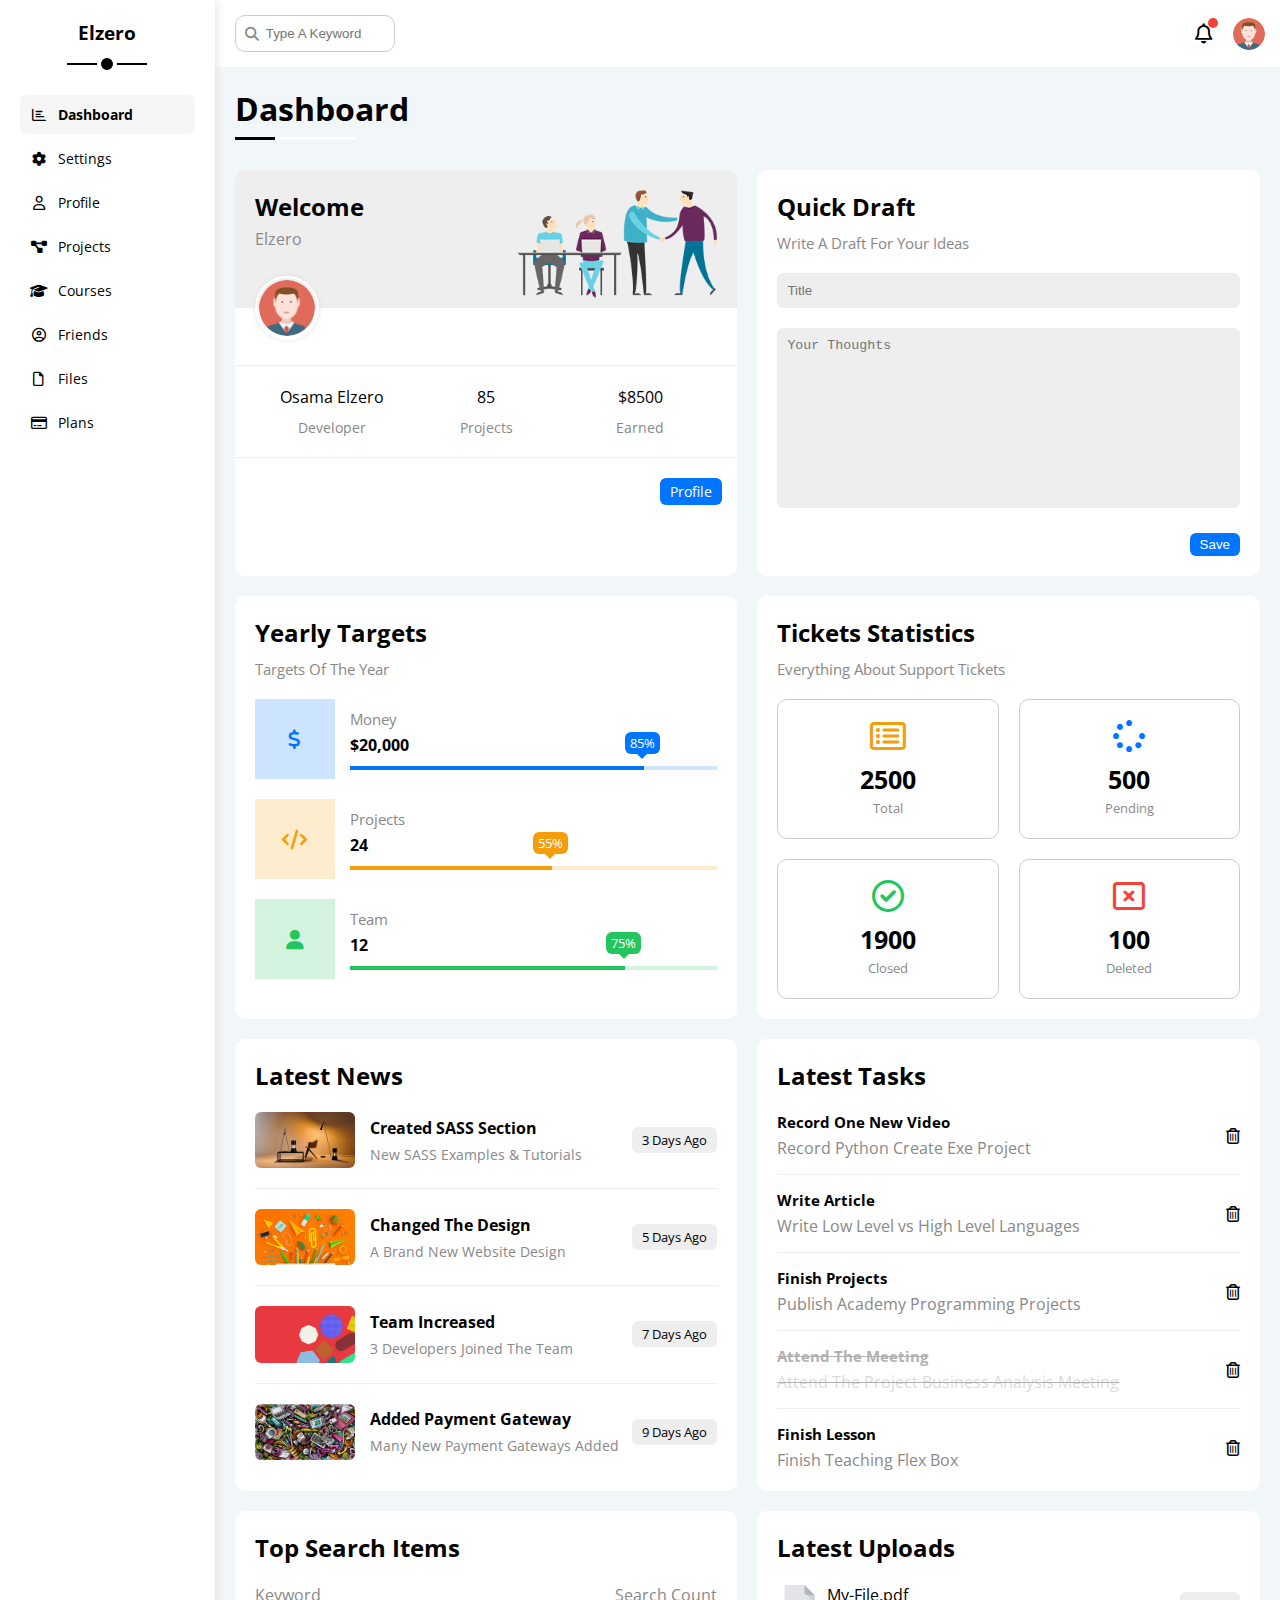
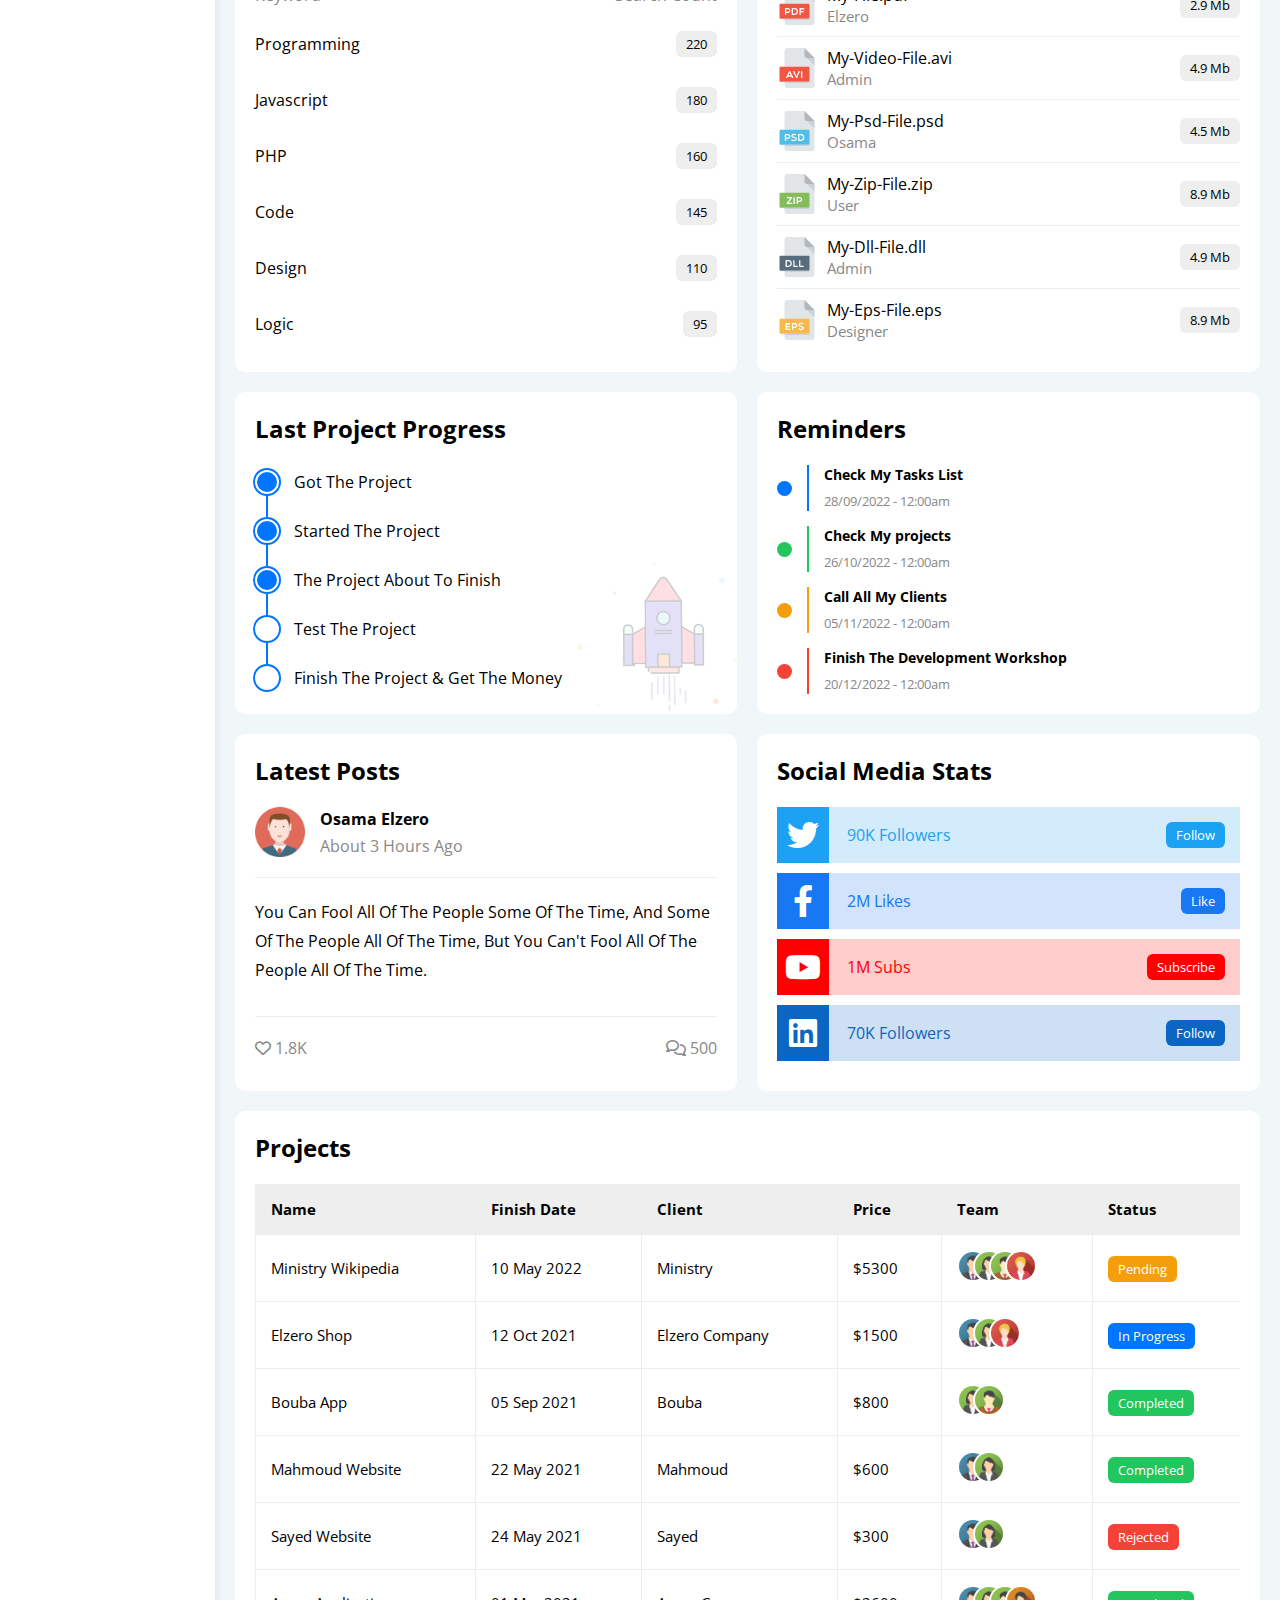
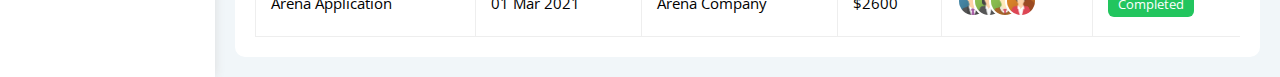
<file: index.html>
<!DOCTYPE html>
<html lang="en">
  <head>
    <meta charset="UTF-8" />
    <meta http-equiv="X-UA-Compatible" content="IE=edge" />
    <meta name="viewport" content="width=device-width, initial-scale=1.0" />
    <title>Dashboard</title>
    <!-- Font Awesome Library -->
    <link rel="stylesheet" href="css/all.min.css" />
    <!-- Framework -->
    <link rel="stylesheet" href="css/framework.css" />
    <!-- Main Style -->
    <link rel="stylesheet" href="css/style.css" />
    <!-- Google Fonts -->
    <link rel="preconnect" href="https://fonts.googleapis.com" />
    <link rel="preconnect" href="https://fonts.gstatic.com" crossorigin />
    <link
      href="https://fonts.googleapis.com/css2?family=Open+Sans:wght@300;500&display=swap"
      rel="stylesheet"
    />
  </head>
  <body>
    <div class="page d-flex">
      <!-- Start Sidebar -->
      <div class="sidebar bg-white p-relative">
        <h3 class="p-relative mt-0 txt-c">Elzero</h3>
        <ul>
          <li>
            <a
              class="active p-10 fs-14 c-black rad-6 d-flex align-center"
              href="index.html"
            >
              <i class="fa-regular fa-chart-bar fa-fw"></i>
              <span class="hide-mobile">Dashboard</span>
            </a>
          </li>
          <li>
            <a
              class="p-10 fs-14 c-black rad-6 d-flex align-center"
              href="html/settings.html"
            >
              <i class="fa-solid fa-gear fa-fw"></i>
              <span class="hide-mobile">Settings</span>
            </a>
          </li>
          <li>
            <a
              class="p-10 fs-14 c-black rad-6 d-flex align-center"
              href="html/profile.html"
            >
              <i class="fa-regular fa-user fa-fw"></i>
              <span class="hide-mobile">Profile</span>
            </a>
          </li>
          <li>
            <a
              class="p-10 fs-14 c-black rad-6 d-flex align-center"
              href="html/projects.html"
            >
              <i class="fa-solid fa-diagram-project fa-fw"></i>
              <span class="hide-mobile">Projects</span>
            </a>
          </li>
          <li>
            <a
              class="p-10 fs-14 c-black rad-6 d-flex align-center"
              href="html/courses.html"
            >
              <i class="fa-solid fa-graduation-cap fa-fw"></i>
              <span class="hide-mobile">Courses</span>
            </a>
          </li>
          <li>
            <a
              class="p-10 fs-14 c-black rad-6 d-flex align-center"
              href="html/friends.html"
            >
              <i class="fa-regular fa-user-circle fa-fw"></i>
              <span class="hide-mobile">Friends</span>
            </a>
          </li>
          <li>
            <a
              class="p-10 fs-14 c-black rad-6 d-flex align-center"
              href="html/files.html"
            >
              <i class="fa-regular fa-file fa-fw"></i>
              <span class="hide-mobile">Files</span>
            </a>
          </li>
          <li>
            <a
              class="p-10 fs-14 c-black rad-6 d-flex align-center"
              href="html/plans.html"
            >
              <i class="fa-regular fa-credit-card fa-fw"></i>
              <span class="hide-mobile">Plans</span>
            </a>
          </li>
        </ul>
      </div>
      <!-- End Sidebar -->
      <!-- Start Content Area -->
      <div class="content w-full">
        <!-- Start Header -->
        <div class="header bg-white p-15 flex-between">
          <div class="search p-relative">
            <input
              class="rad-10 p-10"
              type="search"
              placeholder="Type A Keyword"
            />
          </div>
          <div class="icons d-flex align-center">
            <span class="notification p-relative rad-half">
              <i class="fa-regular fa-bell fa-lg"></i>
            </span>
            <img src="imgs/avatar.png" alt="Avatar" />
          </div>
        </div>
        <!-- End Header -->
        <!-- Start Content -->
        <h1 class="main-heading p-relative">Dashboard</h1>
        <div class="wrapper d-grid gap-20">
          <!-- Start Welcome Widget -->
          <div class="welcome bg-white rad-10 txt-c-mobile block-mobile">
            <div class="intro p-20 d-flex space-between bg-eee">
              <div>
                <h2 class="m-0">Welcome</h2>
                <p class="mt-5 c-grey">Elzero</p>
              </div>
              <img class="hide-mobile" src="imgs/welcome.png" alt="Welcome" />
            </div>
            <img src="imgs/avatar.png" alt="Avatar" />
            <div class="body txt-c d-flex p-20 mt-20 mb-20 block-mobile">
              <div>
                Osama Elzero<span class="d-block c-grey fs-14 mt-10"
                  >Developer</span
                >
              </div>
              <div>
                85<span class="d-block c-grey fs-14 mt-10">Projects</span>
              </div>
              <div>
                $8500<span class="d-block c-grey fs-14 mt-10">Earned</span>
              </div>
            </div>
            <a
              href="html/profile.html"
              class="visit d-block rad-6 w-fit fs-14 bg-blue c-white btn-shape"
              >Profile</a
            >
          </div>
          <!-- End Welcome Widget -->
          <!-- Start Quick Draft -->
          <div class="draft bg-white rad-10 p-20">
            <h2 class="mt-0 mb-10">Quick Draft</h2>
            <p class="c-grey mt-0 mb-20 fs-15">Write A Draft For Your Ideas</p>
            <form>
              <input
                class="bg-eee w-full p-10 b-none rad-6 mb-20"
                type="text"
                placeholder="Title"
              />
              <textarea
                name=""
                id=""
                class="b-none bg-eee rad-6 w-full p-10 mb-20"
                placeholder="Your Thoughts"
              ></textarea>
              <input
                class="d-block btn-shape bg-blue c-white b-none pointer"
                type="submit"
                value="Save"
              />
            </form>
          </div>
          <!-- End Quick Draft -->
          <!-- Start Yearly Targets -->
          <div class="targets bg-white rad-10 p-20">
            <h2 class="mt-0 mb-10">Yearly Targets</h2>
            <p class="c-grey mt-0 mb-20 fs-15">Targets Of The Year</p>
            <div class="target-row center-flex blue mb-20">
              <div class="icon center-flex">
                <i class="fas fa-dollar-sign fa-lg c-blue"></i>
              </div>
              <div class="details">
                <span class="d-block c-grey fs-15 mb-5">Money</span>
                <span class="fw-bold">$20,000</span>
                <div class="progress w-full mt-10 p-relative">
                  <span class="p-absolute bg-blue blue" style="width: 80%">
                    <span class="p-absolute c-white bg-blue">85%</span>
                  </span>
                </div>
              </div>
            </div>
            <div class="target-row center-flex orange mb-20">
              <div class="icon center-flex">
                <i class="fas fa-code fa-lg c-orange"></i>
              </div>
              <div class="details">
                <span class="d-block c-grey fs-15 mb-5">Projects</span>
                <span class="fw-bold">24</span>
                <div class="progress w-full mt-10 p-relative">
                  <span class="p-absolute bg-orange orange" style="width: 55%">
                    <span class="p-absolute c-white bg-orange">55%</span>
                  </span>
                </div>
              </div>
            </div>
            <div class="target-row center-flex green mb-20">
              <div class="icon center-flex">
                <i class="fas fa-user fa-lg c-green"></i>
              </div>
              <div class="details">
                <span class="d-block c-grey fs-15 mb-5">Team</span>
                <span class="fw-bold">12</span>
                <div class="progress w-full mt-10 p-relative">
                  <span class="p-absolute bg-green green" style="width: 75%">
                    <span class="p-absolute c-white bg-green">75%</span>
                  </span>
                </div>
              </div>
            </div>
          </div>
          <!-- End Yearly Targets -->
          <!-- Start Stats -->
          <div class="stats bg-white rad-10 p-20">
            <h2 class="mt-0 mb-10">Tickets Statistics</h2>
            <p class="c-grey mt-0 mb-20 fs-15">
              Everything About Support Tickets
            </p>
            <div class="d-flex f-wrap gap-20 txt-c rad-10">
              <div class="box p-20 rad-10">
                <i class="far fa-rectangle-list fa-2x mb-10 c-orange"></i>
                <span class="d-block fs-25 fw-bold">2500</span>
                <span class="c-grey fs-13">Total</span>
              </div>
              <div class="box p-20 rad-10">
                <i class="fas fa-spinner fa-2x mb-10 c-blue"></i>
                <span class="d-block fs-25 fw-bold">500</span>
                <span class="c-grey fs-13">Pending</span>
              </div>
              <div class="box p-20 rad-10">
                <i class="far fa-circle-check fa-2x mb-10 c-green"></i>
                <span class="d-block fs-25 fw-bold">1900</span>
                <span class="c-grey fs-13">Closed</span>
              </div>
              <div class="box p-20 rad-10">
                <i class="far fa-rectangle-xmark fa-2x mb-10 c-red"></i>
                <span class="d-block fs-25 fw-bold">100</span>
                <span class="c-grey fs-13">Deleted </span>
              </div>
            </div>
          </div>
          <!-- End Stats -->
          <!-- Start Latest News -->
          <div class="news bg-white rad-10 p-20 txt-c-mobile">
            <h2 class="mt-0 mb-20">Latest News</h2>
            <div class="news-row d-flex align-center">
              <img src="imgs/news-01.png" alt="News" />
              <div class="info">
                <h3>Created SASS Section</h3>
                <p class="m-0 fs-14 c-grey">New SASS Examples & Tutorials</p>
              </div>
              <span class="d-block bg-eee fs-13 btn-shape">3 Days Ago</span>
            </div>
            <div class="news-row d-flex align-center">
              <img src="imgs/news-02.png" alt="News" />
              <div class="info">
                <h3>Changed The Design</h3>
                <p class="m-0 fs-14 c-grey">A Brand New Website Design</p>
              </div>
              <span class="d-block bg-eee fs-13 btn-shape">5 Days Ago</span>
            </div>
            <div class="news-row d-flex align-center">
              <img src="imgs/news-03.png" alt="News" />
              <div class="info">
                <h3>Team Increased</h3>
                <p class="m-0 fs-14 c-grey">3 Developers Joined The Team</p>
              </div>
              <span class="d-block bg-eee fs-13 btn-shape">7 Days Ago</span>
            </div>
            <div class="news-row d-flex align-center">
              <img src="imgs/news-04.png" alt="News" />
              <div class="info">
                <h3>Added Payment Gateway</h3>
                <p class="m-0 fs-14 c-grey">Many New Payment Gateways Added</p>
              </div>
              <span class="d-block bg-eee fs-13 btn-shape">9 Days Ago</span>
            </div>
          </div>
          <!-- End Latest News -->
          <!-- Start Latest Tasks -->
          <div class="tasks bg-white rad-10 p-20">
            <h2 class="mt-0 mb-20">Latest Tasks</h2>
            <div class="task-row flex-between">
              <div class="info">
                <h3 class="mt-0 mb-5 fs-15">Record One New Video</h3>
                <p class="c-grey m-0">Record Python Create Exe Project</p>
              </div>
              <i class="far fa-trash-can"></i>
            </div>
            <div class="task-row flex-between">
              <div class="info">
                <h3 class="mt-0 mb-5 fs-15">Write Article</h3>
                <p class="c-grey m-0">
                  Write Low Level vs High Level Languages
                </p>
              </div>
              <i class="far fa-trash-can"></i>
            </div>
            <div class="task-row flex-between">
              <div class="info">
                <h3 class="mt-0 mb-5 fs-15">Finish Projects</h3>
                <p class="c-grey m-0">Publish Academy Programming Projects</p>
              </div>
              <i class="far fa-trash-can"></i>
            </div>
            <div class="task-row flex-between finished">
              <div class="info">
                <h3 class="mt-0 mb-5 fs-15">Attend The Meeting</h3>
                <p class="c-grey m-0">
                  Attend The Project Business Analysis Meeting
                </p>
              </div>
              <i class="far fa-trash-can"></i>
            </div>
            <div class="task-row flex-between">
              <div class="info">
                <h3 class="mt-0 mb-5 fs-15">Finish Lesson</h3>
                <p class="c-grey m-0">Finish Teaching Flex Box</p>
              </div>
              <i class="far fa-trash-can"></i>
            </div>
          </div>
          <!-- End Latest Tasks -->
          <!-- Start Top Search Items -->
          <div class="search-items bg-white rad-10 p-20">
            <h2 class="mt-0 mb-20">Top Search Items</h2>
            <div class="items-head flex-between c-grey mb-10">
              <div>Keyword</div>
              <div>Search Count</div>
            </div>
            <div class="items flex-between pt-15 pb-15">
              <span>Programming</span>
              <span class="bg-eee fs-13 btn-shape">220</span>
            </div>
            <div class="items flex-between pt-15 pb-15">
              <span>Javascript</span>
              <span class="bg-eee fs-13 btn-shape">180</span>
            </div>
            <div class="items flex-between pt-15 pb-15">
              <span>PHP</span>
              <span class="bg-eee fs-13 btn-shape">160</span>
            </div>
            <div class="items flex-between pt-15 pb-15">
              <span>Code</span>
              <span class="bg-eee fs-13 btn-shape">145</span>
            </div>
            <div class="items flex-between pt-15 pb-15">
              <span>Design</span>
              <span class="bg-eee fs-13 btn-shape">110</span>
            </div>
            <div class="items flex-between pt-15 pb-15">
              <span>Logic</span>
              <span class="bg-eee fs-13 btn-shape">95</span>
            </div>
          </div>
          <!-- End Top Search Items -->
          <!-- Start Latest Uploads -->
          <div class="uploads bg-white rad-10 p-20">
            <h2 class="mt-0 mb-20">Latest Uploads</h2>
            <div class="uploads-row flex-between mb-10 pb-10">
              <img src="imgs/pdf.svg" alt="PDF" />
              <div class="info">
                <p class="m-0">My-File.pdf</p>
                <p class="c-grey fs-15 m-0">Elzero</p>
              </div>
              <span class="bg-eee fs-13 btn-shape">2.9 Mb</span>
            </div>
            <div class="uploads-row flex-between mb-10 pb-10">
              <img src="imgs/avi.svg" alt="AVI" />
              <div class="info">
                <p class="m-0">My-Video-File.avi</p>
                <p class="c-grey fs-15 m-0">Admin</p>
              </div>
              <span class="bg-eee fs-13 btn-shape">4.9 Mb</span>
            </div>
            <div class="uploads-row flex-between mb-10 pb-10">
              <img src="imgs/psd.svg" alt="PSD" />
              <div class="info">
                <p class="m-0">My-Psd-File.psd</p>
                <p class="c-grey fs-15 m-0">Osama</p>
              </div>
              <span class="bg-eee fs-13 btn-shape">4.5 Mb</span>
            </div>
            <div class="uploads-row flex-between mb-10 pb-10">
              <img src="imgs/zip.svg" alt="ZIP" />
              <div class="info">
                <p class="m-0">My-Zip-File.zip</p>
                <p class="c-grey fs-15 m-0">User</p>
              </div>
              <span class="bg-eee fs-13 btn-shape">8.9 Mb</span>
            </div>
            <div class="uploads-row flex-between mb-10 pb-10">
              <img src="imgs/dll.svg" alt="DLL" />
              <div class="info">
                <p class="m-0">My-Dll-File.dll</p>
                <p class="c-grey fs-15 m-0">Admin</p>
              </div>
              <span class="bg-eee fs-13 btn-shape">4.9 Mb</span>
            </div>
            <div class="uploads-row flex-between">
              <img src="imgs/eps.svg" alt="EPS" />
              <div class="info">
                <p class="m-0">My-Eps-File.eps</p>
                <p class="c-grey fs-15 m-0">Designer</p>
              </div>
              <span class="bg-eee fs-13 btn-shape">8.9 Mb</span>
            </div>
          </div>
          <!-- End Latest Uploads -->
          <!-- Start Last Project Progress -->
          <div class="project-progress bg-white rad-10 p-20 p-relative">
            <h2 class="mt-0 mb-20">Last Project Progress</h2>
            <ul class="m-0 p-relative">
              <li class="d-flex align-center mt-25 done">Got The Project</li>
              <li class="d-flex align-center mt-25 done">
                Started The Project
              </li>
              <li class="d-flex align-center mt-25 done">
                The Project About To Finish
              </li>
              <li class="d-flex align-center mt-25 flashing">
                Test The Project
              </li>
              <li class="d-flex align-center mt-25">
                Finish The Project & Get The Money
              </li>
            </ul>
            <img src="imgs/project.png" alt="Project" />
          </div>
          <!-- End Last Project Progress -->
          <!-- Start Reminders -->
          <div class="reminders bg-white rad-10 p-20">
            <h2 class="mt-0 mb-20">Reminders</h2>
            <ul class="m-0">
              <li class="d-flex align-center mt-15">
                <span class="circle rad-half bg-blue mr-15"></span>
                <div class="info blue pl-15">
                  <p class="mt-0 mb-5 fs-14 fw-bold">Check My Tasks List</p>
                  <span class="fs-13 c-grey">28/09/2022 - 12:00am</span>
                </div>
              </li>
              <li class="d-flex align-center mt-15">
                <span class="circle rad-half bg-green mr-15"></span>
                <div class="info green pl-15">
                  <p class="mt-0 mb-5 fs-14 fw-bold">Check My projects</p>
                  <span class="fs-13 c-grey">26/10/2022 - 12:00am</span>
                </div>
              </li>
              <li class="d-flex align-center mt-15">
                <span class="circle rad-half bg-orange mr-15"></span>
                <div class="info orange pl-15">
                  <p class="mt-0 mb-5 fs-14 fw-bold">Call All My Clients</p>
                  <span class="fs-13 c-grey">05/11/2022 - 12:00am</span>
                </div>
              </li>
              <li class="d-flex align-center mt-15">
                <span class="circle rad-half bg-red mr-15"></span>
                <div class="info red pl-15">
                  <p class="mt-0 mb-5 fs-14 fw-bold">
                    Finish The Development Workshop
                  </p>
                  <span class="fs-13 c-grey">20/12/2022 - 12:00am</span>
                </div>
              </li>
            </ul>
          </div>
          <!-- End Reminders -->
          <!-- Start Latest Posts -->
          <div class="latest-posts bg-white rad-10 p-20">
            <h2 class="mt-0 mb-20">Latest Posts</h2>
            <div class="head d-flex align-center">
              <img class="mr-15" src="imgs/avatar.png" alt="Avatar" />
              <div class="info">
                <p class="mt-0 mb-5 fw-bold">Osama Elzero</p>
                <span class="c-grey">About 3 Hours Ago</span>
              </div>
            </div>
            <div class="post-content pt-20 pb-20 mt-20 mb-20">
              You Can Fool All Of The People Some Of The Time, And Some Of The
              People All Of The Time, But You Can't Fool All Of The People All
              Of The Time.
            </div>
            <div class="foot flex-between c-grey">
              <div class="reacts">
                <i class="fa-regular fa-heart"></i>
                <span>1.8K</span>
              </div>
              <div class="comments">
                <i class="fa-regular fa-comments"></i>
                <span>500</span>
              </div>
            </div>
          </div>
          <!-- End Latest Posts -->
          <!-- Start Social Media Stats -->
          <div class="social bg-white rad-10 p-20">
            <h2 class="mt-0 mb-20">Social Media Stats</h2>
            <div class="box twitter p-15 mb-10 p-relative flex-between">
              <i
                class="fa-brands fa-twitter fa-2x c-white h-full center-flex"
              ></i>
              <span>90K Followers</span>
              <a href="#" class="btn-shape c-white fs-13">Follow</a>
            </div>
            <div class="box facebook p-15 mb-10 p-relative flex-between">
              <i
                class="fa-brands fa-facebook-f fa-2x c-white h-full center-flex"
              ></i>
              <span>2M Likes</span>
              <a href="#" class="btn-shape c-white fs-13">Like</a>
            </div>
            <div class="box youtube p-15 mb-10 p-relative flex-between">
              <i
                class="fa-brands fa-youtube fa-2x c-white h-full center-flex"
              ></i>
              <span>1M Subs</span>
              <a href="#" class="btn-shape c-white fs-13">Subscribe</a>
            </div>
            <div class="box linkedin p-15 mb-10 p-relative flex-between">
              <i
                class="fa-brands fa-linkedin fa-2x c-white h-full center-flex"
              ></i>
              <span>70K Followers</span>
              <a href="#" class="btn-shape c-white fs-13">Follow</a>
            </div>
          </div>
          <!-- End Social Media Stats -->
        </div>
        <!-- Start Projects Table -->
        <div class="projects-table bg-white rad-10 p-20 m-20">
          <h2 class="mt-0 mb-20">Projects</h2>
          <div class="responsive-table">
            <table class="w-full fs-15">
              <thead>
                <tr>
                  <td>Name</td>
                  <td>Finish Date</td>
                  <td>Client</td>
                  <td>Price</td>
                  <td>Team</td>
                  <td>Status</td>
                </tr>
              </thead>
              <tbody>
                <tr>
                  <td>Ministry Wikipedia</td>
                  <td>10 May 2022</td>
                  <td>Ministry</td>
                  <td>$5300</td>
                  <td>
                    <img src="imgs/team-01.png" alt="Avatar" />
                    <img src="imgs/team-02.png" alt="Avatar" />
                    <img src="imgs/team-03.png" alt="Avatar" />
                    <img src="imgs/team-05.png" alt="Avatar" />
                  </td>
                  <td>
                    <span class="bg-orange btn-shape c-white fs-13"
                      >Pending</span
                    >
                  </td>
                </tr>
                <tr>
                  <td>Elzero Shop</td>
                  <td>12 Oct 2021</td>
                  <td>Elzero Company</td>
                  <td>$1500</td>
                  <td>
                    <img src="imgs/team-01.png" alt="Avatar" />
                    <img src="imgs/team-02.png" alt="Avatar" />
                    <img src="imgs/team-05.png" alt="Avatar" />
                  </td>
                  <td>
                    <span class="bg-blue btn-shape c-white fs-13"
                      >In Progress</span
                    >
                  </td>
                </tr>
                <tr>
                  <td>Bouba App</td>
                  <td>05 Sep 2021</td>
                  <td>Bouba</td>
                  <td>$800</td>
                  <td>
                    <img src="imgs/team-02.png" alt="Avatar" />
                    <img src="imgs/team-03.png" alt="Avatar" />
                  </td>
                  <td>
                    <span class="bg-green btn-shape c-white fs-13"
                      >Completed</span
                    >
                  </td>
                </tr>
                <tr>
                  <td>Mahmoud Website</td>
                  <td>22 May 2021</td>
                  <td>Mahmoud</td>
                  <td>$600</td>
                  <td>
                    <img src="imgs/team-01.png" alt="Avatar" />
                    <img src="imgs/team-02.png" alt="Avatar" />
                  </td>
                  <td>
                    <span class="bg-green btn-shape c-white fs-13"
                      >Completed</span
                    >
                  </td>
                </tr>
                <tr>
                  <td>Sayed Website</td>
                  <td>24 May 2021</td>
                  <td>Sayed</td>
                  <td>$300</td>
                  <td>
                    <img src="imgs/team-01.png" alt="Avatar" />
                    <img src="imgs/team-02.png" alt="Avatar" />
                  </td>
                  <td>
                    <span class="bg-red btn-shape c-white fs-13">Rejected</span>
                  </td>
                </tr>
                <tr>
                  <td>Arena Application</td>
                  <td>01 Mar 2021</td>
                  <td>Arena Company</td>
                  <td>$2600</td>
                  <td>
                    <img src="imgs/team-01.png" alt="Avatar" />
                    <img src="imgs/team-02.png" alt="Avatar" />
                    <img src="imgs/team-03.png" alt="Avatar" />
                    <img src="imgs/team-04.png" alt="Avatar" />
                  </td>
                  <td>
                    <span class="bg-green btn-shape c-white fs-13"
                      >Completed</span
                    >
                  </td>
                </tr>
              </tbody>
            </table>
          </div>
        </div>
        <!-- End Projects Table -->
        <!-- End Content -->
      </div>
      <!-- End Content Area -->
    </div>
  </body>
</html>
</file>
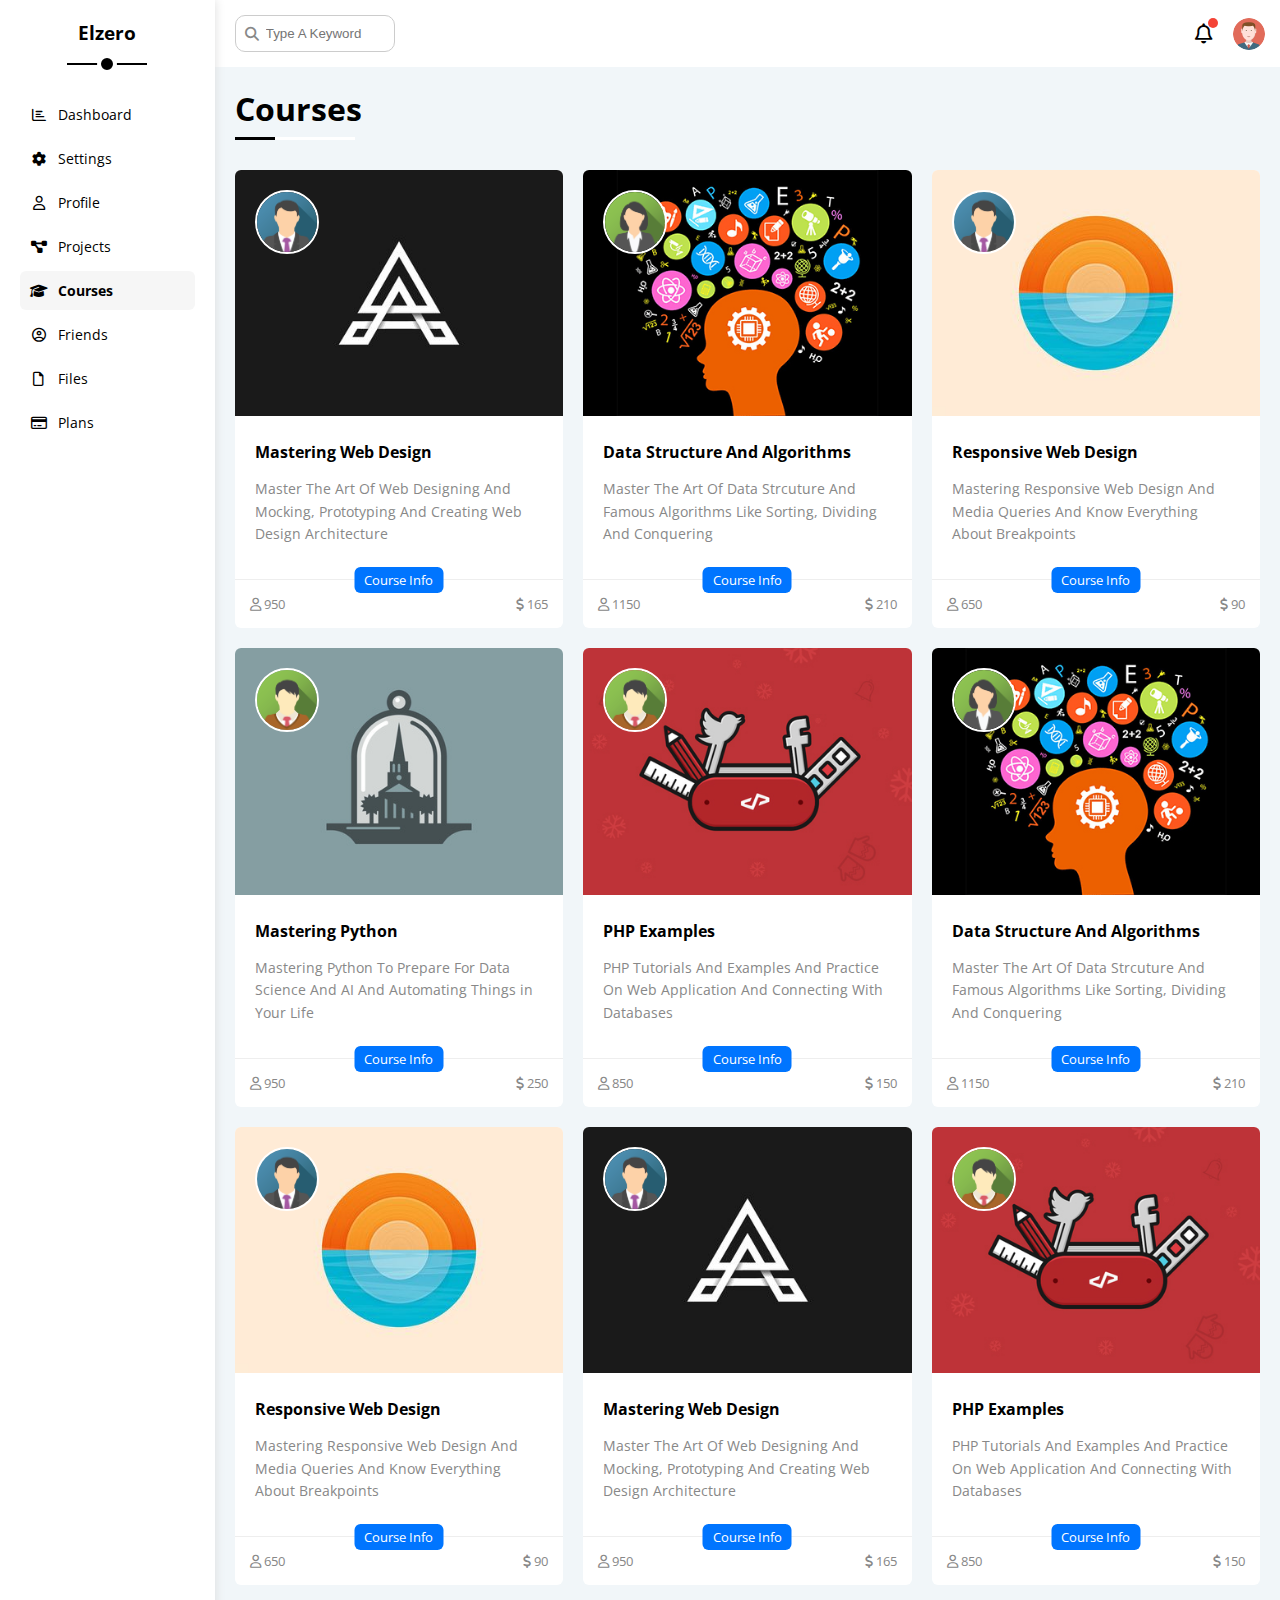
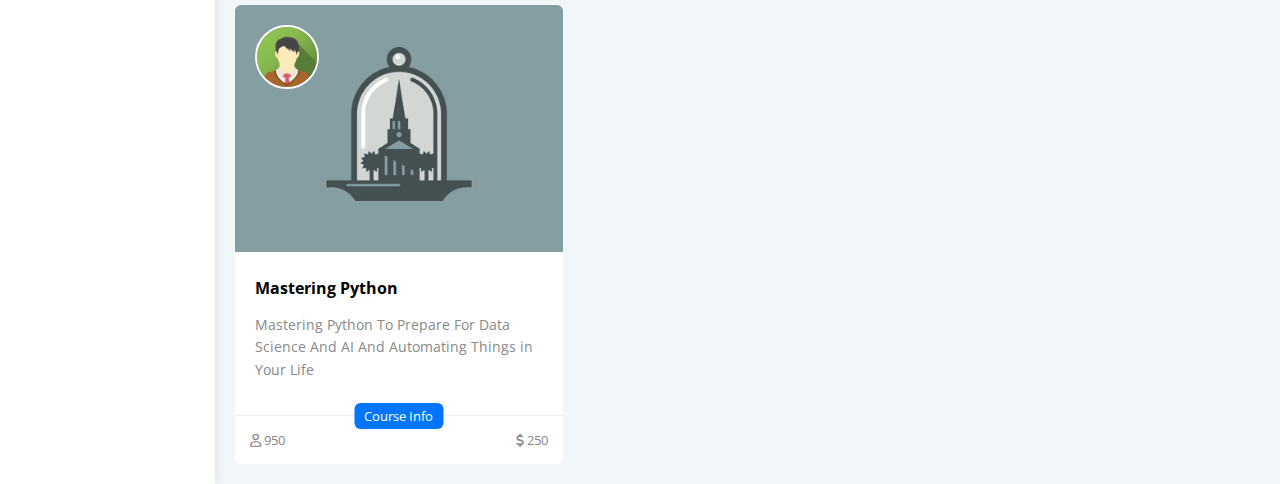
<file: html/courses.html>
<!DOCTYPE html>
<html lang="en">
  <head>
    <meta charset="UTF-8" />
    <meta http-equiv="X-UA-Compatible" content="IE=edge" />
    <meta name="viewport" content="width=device-width, initial-scale=1.0" />
    <title>Courses</title>
    <!-- Font Awesome Library -->
    <link rel="stylesheet" href="../css/all.min.css" />
    <!-- Framework -->
    <link rel="stylesheet" href="../css/framework.css" />
    <!-- Main Style -->
    <link rel="stylesheet" href="../css/style.css" />
    <!-- Google Fonts -->
    <link rel="preconnect" href="https://fonts.googleapis.com" />
    <link rel="preconnect" href="https://fonts.gstatic.com" crossorigin />
    <link
      href="https://fonts.googleapis.com/css2?family=Open+Sans:wght@300;500&display=swap"
      rel="stylesheet"
    />
  </head>
  <body>
    <div class="page d-flex">
      <div class="sidebar bg-white p-relative">
        <h3 class="p-relative mt-0 txt-c">Elzero</h3>
        <ul>
          <li>
            <a
              class="p-10 fs-14 c-black rad-6 d-flex align-center"
              href="../index.html"
            >
              <i class="fa-regular fa-chart-bar fa-fw"></i>
              <span class="hide-mobile">Dashboard</span>
            </a>
          </li>
          <li>
            <a
              class="p-10 fs-14 c-black rad-6 d-flex align-center"
              href="settings.html"
            >
              <i class="fa-solid fa-gear fa-fw"></i>
              <span class="hide-mobile">Settings</span>
            </a>
          </li>
          <li>
            <a
              class="p-10 fs-14 c-black rad-6 d-flex align-center"
              href="profile.html"
            >
              <i class="fa-regular fa-user fa-fw"></i>
              <span class="hide-mobile">Profile</span>
            </a>
          </li>
          <li>
            <a
              class="p-10 fs-14 c-black rad-6 d-flex align-center"
              href="projects.html"
            >
              <i class="fa-solid fa-diagram-project fa-fw"></i>
              <span class="hide-mobile">Projects</span>
            </a>
          </li>
          <li>
            <a
              class="active p-10 fs-14 c-black rad-6 d-flex align-center"
              href="courses.html"
            >
              <i class="fa-solid fa-graduation-cap fa-fw"></i>
              <span class="hide-mobile">Courses</span>
            </a>
          </li>
          <li>
            <a
              class="p-10 fs-14 c-black rad-6 d-flex align-center"
              href="friends.html"
            >
              <i class="fa-regular fa-user-circle fa-fw"></i>
              <span class="hide-mobile">Friends</span>
            </a>
          </li>
          <li>
            <a
              class="p-10 fs-14 c-black rad-6 d-flex align-center"
              href="files.html"
            >
              <i class="fa-regular fa-file fa-fw"></i>
              <span class="hide-mobile">Files</span>
            </a>
          </li>
          <li>
            <a
              class="p-10 fs-14 c-black rad-6 d-flex align-center"
              href="plans.html"
            >
              <i class="fa-regular fa-credit-card fa-fw"></i>
              <span class="hide-mobile">Plans</span>
            </a>
          </li>
        </ul>
      </div>
      <!-- Start Content -->
      <div class="content w-full">
        <!-- Start Header -->
        <div class="header bg-white p-15 flex-between">
          <div class="search p-relative">
            <input
              class="rad-10 p-10"
              type="search"
              placeholder="Type A Keyword"
            />
          </div>
          <div class="icons d-flex align-center">
            <span class="notification p-relative rad-half">
              <i class="fa-regular fa-bell fa-lg"></i>
            </span>
            <img src="../imgs/avatar.png" alt="" />
          </div>
        </div>
        <!-- End Header -->
        <!-- Start Boxes -->
        <h1 class="main-heading p-relative">Courses</h1>
        <div class="courses-page d-grid m-20 gap-20">
          <div class="course p-relative bg-white rad-6">
            <img class="cover" src="../imgs/course-01.jpg" alt="Course" />
            <img
              src="../imgs/team-01.png"
              alt="Team-Member"
              class="instructor"
            />
            <div class="description p-20">
              <h4 class="m-0">Mastering Web Design</h4>
              <p class="mt-15 c-grey fs-14">
                Master The Art Of Web Designing And Mocking, Prototyping And
                Creating Web Design Architecture
              </p>
            </div>
            <div class="info p-15 p-relative flex-between">
              <div class="c-info bg-blue btn-shape c-white fs-13">
                Course Info
              </div>
              <span class="c-grey fs-13"><i class="far fa-user"></i> 950</span>
              <span class="c-grey fs-13"
                ><i class="fas fa-dollar-sign"></i> 165</span
              >
            </div>
          </div>
          <div class="course p-relative bg-white rad-6">
            <img class="cover" src="../imgs/course-02.jpg" alt="Course" />
            <img
              src="../imgs/team-02.png"
              alt="Team-Member"
              class="instructor"
            />
            <div class="description p-20">
              <h4 class="m-0">Data Structure And Algorithms</h4>
              <p class="mt-15 c-grey fs-14">
                Master The Art Of Data Strcuture And Famous Algorithms Like
                Sorting, Dividing And Conquering
              </p>
            </div>
            <div class="info p-15 p-relative flex-between">
              <div class="c-info bg-blue btn-shape c-white fs-13">
                Course Info
              </div>
              <span class="c-grey fs-13"><i class="far fa-user"></i> 1150</span>
              <span class="c-grey fs-13"
                ><i class="fas fa-dollar-sign"></i> 210</span
              >
            </div>
          </div>
          <div class="course p-relative bg-white rad-6">
            <img class="cover" src="../imgs/course-03.jpg" alt="Course" />
            <img
              src="../imgs/team-01.png"
              alt="Team-Member"
              class="instructor"
            />
            <div class="description p-20">
              <h4 class="m-0">Responsive Web Design</h4>
              <p class="mt-15 c-grey fs-14">
                Mastering Responsive Web Design And Media Queries And Know
                Everything About Breakpoints
              </p>
            </div>
            <div class="info p-15 p-relative flex-between">
              <div class="c-info bg-blue btn-shape c-white fs-13">
                Course Info
              </div>
              <span class="c-grey fs-13"><i class="far fa-user"></i> 650</span>
              <span class="c-grey fs-13"
                ><i class="fas fa-dollar-sign"></i> 90</span
              >
            </div>
          </div>
          <div class="course p-relative bg-white rad-6">
            <img class="cover" src="../imgs/course-04.jpg" alt="Course" />
            <img
              src="../imgs/team-03.png"
              alt="Team-Member"
              class="instructor"
            />
            <div class="description p-20">
              <h4 class="m-0">Mastering Python</h4>
              <p class="mt-15 c-grey fs-14">
                Mastering Python To Prepare For Data Science And AI And
                Automating Things in Your Life
              </p>
            </div>
            <div class="info p-15 p-relative flex-between">
              <div class="c-info bg-blue btn-shape c-white fs-13">
                Course Info
              </div>
              <span class="c-grey fs-13"><i class="far fa-user"></i> 950</span>
              <span class="c-grey fs-13"
                ><i class="fas fa-dollar-sign"></i> 250</span
              >
            </div>
          </div>
          <div class="course p-relative bg-white rad-6">
            <img class="cover" src="../imgs/course-05.jpg" alt="Course" />
            <img
              src="../imgs/team-03.png"
              alt="Team-Member"
              class="instructor"
            />
            <div class="description p-20">
              <h4 class="m-0">PHP Examples</h4>
              <p class="mt-15 c-grey fs-14">
                PHP Tutorials And Examples And Practice On Web Application And
                Connecting With Databases
              </p>
            </div>
            <div class="info p-15 p-relative flex-between">
              <div class="c-info bg-blue btn-shape c-white fs-13">
                Course Info
              </div>
              <span class="c-grey fs-13"><i class="far fa-user"></i> 850</span>
              <span class="c-grey fs-13"
                ><i class="fas fa-dollar-sign"></i> 150</span
              >
            </div>
          </div>
          <div class="course p-relative bg-white rad-6">
            <img class="cover" src="../imgs/course-02.jpg" alt="Course" />
            <img
              src="../imgs/team-02.png"
              alt="Team-Member"
              class="instructor"
            />
            <div class="description p-20">
              <h4 class="m-0">Data Structure And Algorithms</h4>
              <p class="mt-15 c-grey fs-14">
                Master The Art Of Data Strcuture And Famous Algorithms Like
                Sorting, Dividing And Conquering
              </p>
            </div>
            <div class="info p-15 p-relative flex-between">
              <div class="c-info bg-blue btn-shape c-white fs-13">
                Course Info
              </div>
              <span class="c-grey fs-13"><i class="far fa-user"></i> 1150</span>
              <span class="c-grey fs-13"
                ><i class="fas fa-dollar-sign"></i> 210</span
              >
            </div>
          </div>
          <div class="course p-relative bg-white rad-6">
            <img class="cover" src="../imgs/course-03.jpg" alt="Course" />
            <img
              src="../imgs/team-01.png"
              alt="Team-Member"
              class="instructor"
            />
            <div class="description p-20">
              <h4 class="m-0">Responsive Web Design</h4>
              <p class="mt-15 c-grey fs-14">
                Mastering Responsive Web Design And Media Queries And Know
                Everything About Breakpoints
              </p>
            </div>
            <div class="info p-15 p-relative flex-between">
              <div class="c-info bg-blue btn-shape c-white fs-13">
                Course Info
              </div>
              <span class="c-grey fs-13"><i class="far fa-user"></i> 650</span>
              <span class="c-grey fs-13"
                ><i class="fas fa-dollar-sign"></i> 90</span
              >
            </div>
          </div>
          <div class="course p-relative bg-white rad-6">
            <img class="cover" src="../imgs/course-01.jpg" alt="Course" />
            <img
              src="../imgs/team-01.png"
              alt="Team-Member"
              class="instructor"
            />
            <div class="description p-20">
              <h4 class="m-0">Mastering Web Design</h4>
              <p class="mt-15 c-grey fs-14">
                Master The Art Of Web Designing And Mocking, Prototyping And
                Creating Web Design Architecture
              </p>
            </div>
            <div class="info p-15 p-relative flex-between">
              <div class="c-info bg-blue btn-shape c-white fs-13">
                Course Info
              </div>
              <span class="c-grey fs-13"><i class="far fa-user"></i> 950</span>
              <span class="c-grey fs-13"
                ><i class="fas fa-dollar-sign"></i> 165</span
              >
            </div>
          </div>
          <div class="course p-relative bg-white rad-6">
            <img class="cover" src="../imgs/course-05.jpg" alt="Course" />
            <img
              src="../imgs/team-03.png"
              alt="Team-Member"
              class="instructor"
            />
            <div class="description p-20">
              <h4 class="m-0">PHP Examples</h4>
              <p class="mt-15 c-grey fs-14">
                PHP Tutorials And Examples And Practice On Web Application And
                Connecting With Databases
              </p>
            </div>
            <div class="info p-15 p-relative flex-between">
              <div class="c-info bg-blue btn-shape c-white fs-13">
                Course Info
              </div>
              <span class="c-grey fs-13"><i class="far fa-user"></i> 850</span>
              <span class="c-grey fs-13"
                ><i class="fas fa-dollar-sign"></i> 150</span
              >
            </div>
          </div>
          <div class="course p-relative bg-white rad-6">
            <img class="cover" src="../imgs/course-04.jpg" alt="Course" />
            <img
              src="../imgs/team-03.png"
              alt="Team-Member"
              class="instructor"
            />
            <div class="description p-20">
              <h4 class="m-0">Mastering Python</h4>
              <p class="mt-15 c-grey fs-14">
                Mastering Python To Prepare For Data Science And AI And
                Automating Things in Your Life
              </p>
            </div>
            <div class="info p-15 p-relative flex-between">
              <div class="c-info bg-blue btn-shape c-white fs-13">
                Course Info
              </div>
              <span class="c-grey fs-13"><i class="far fa-user"></i> 950</span>
              <span class="c-grey fs-13"
                ><i class="fas fa-dollar-sign"></i> 250</span
              >
            </div>
          </div>
        </div>
        <!-- End Boxes -->
      </div>
      <!-- End Content -->
    </div>
  </body>
</html>
</file>
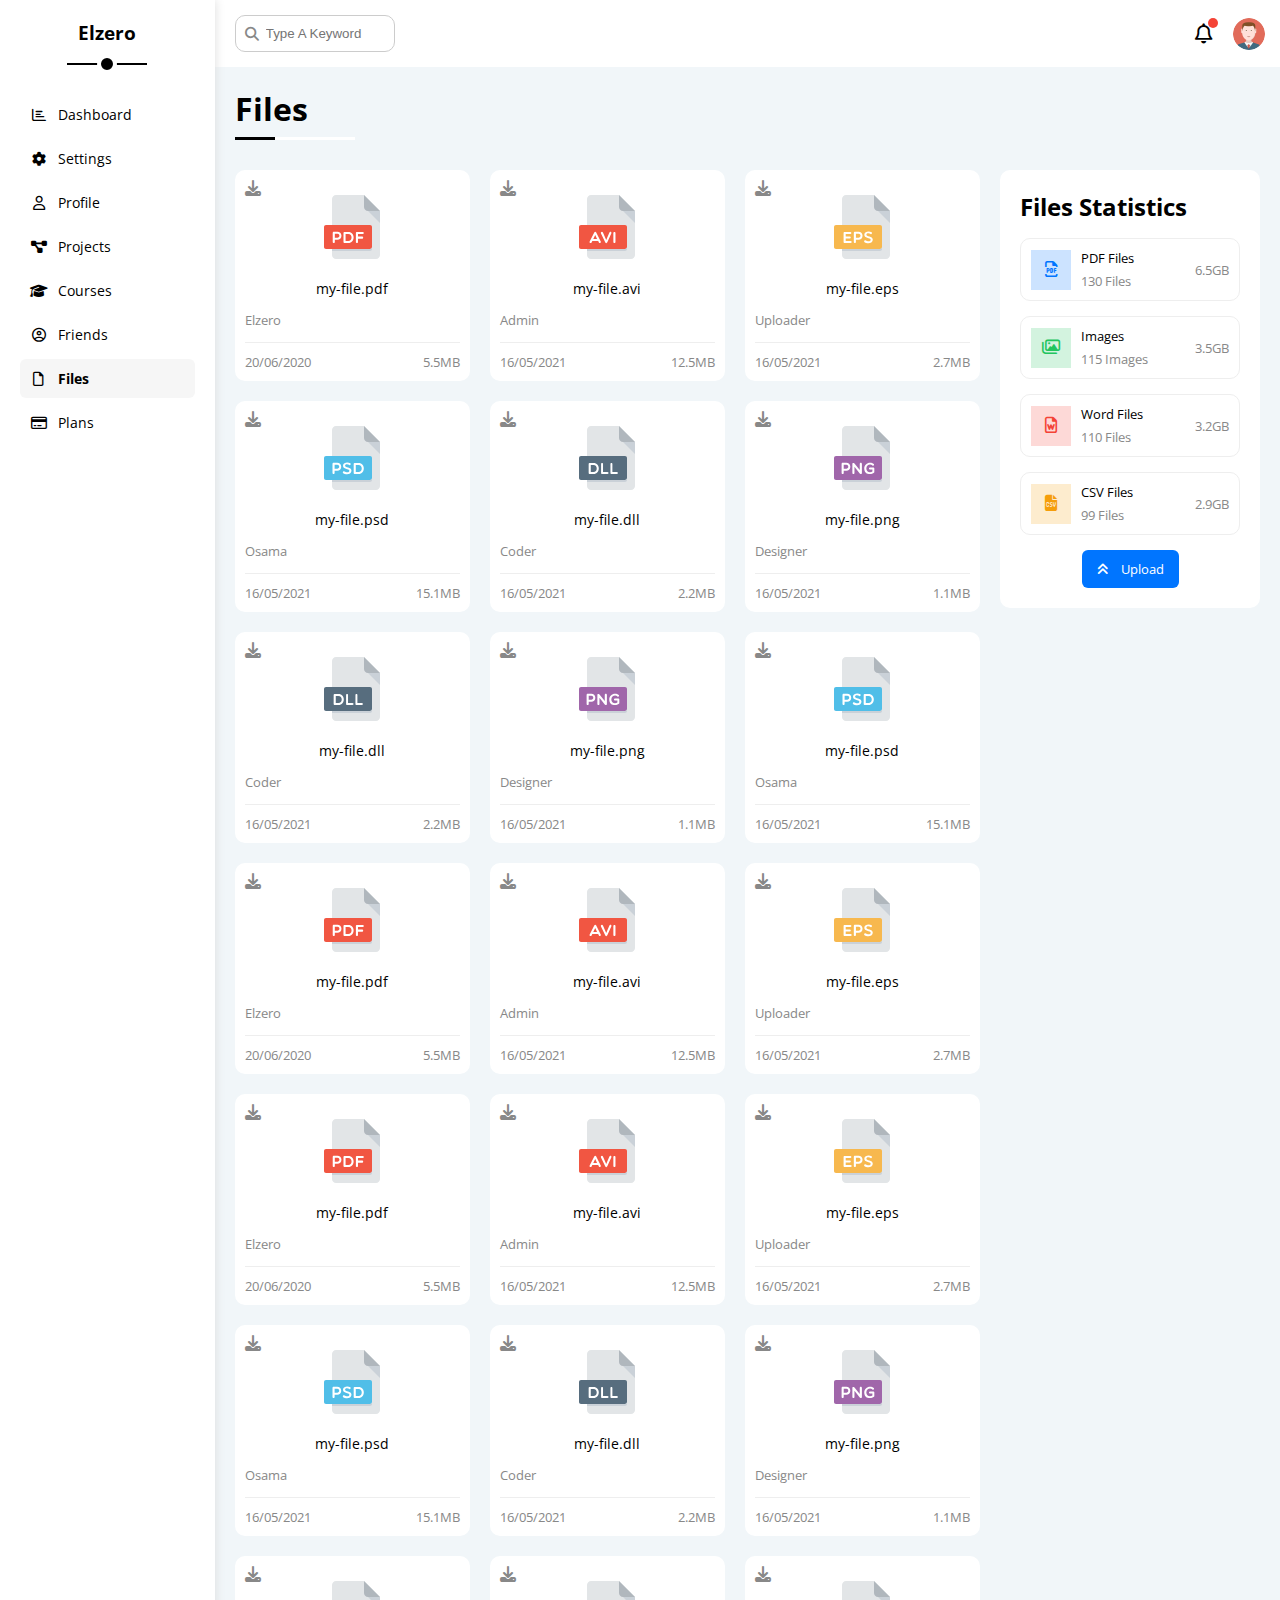
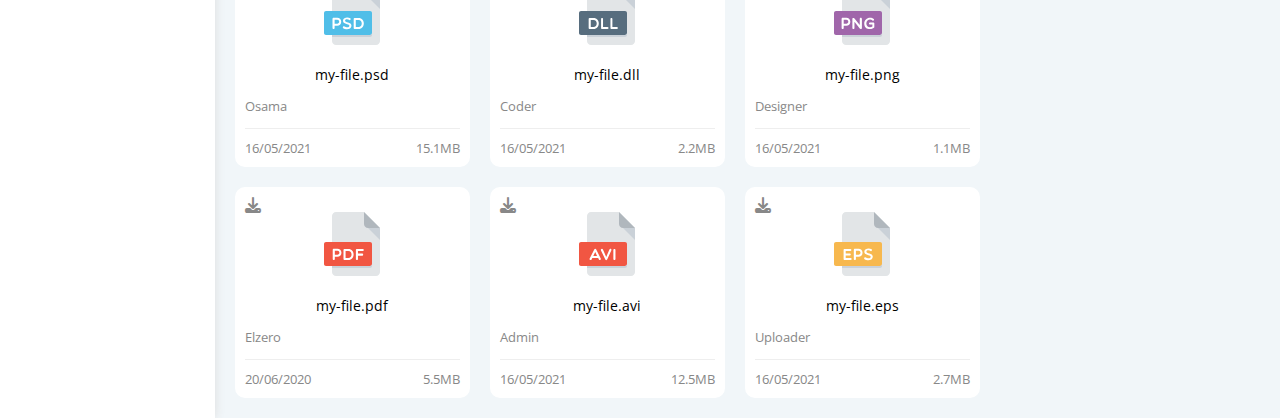
<file: html/files.html>
<!DOCTYPE html>
<html lang="en">
  <head>
    <meta charset="UTF-8" />
    <meta http-equiv="X-UA-Compatible" content="IE=edge" />
    <meta name="viewport" content="width=device-width, initial-scale=1.0" />
    <title>Files</title>
    <!-- Font Awesome Library -->
    <link rel="stylesheet" href="../css/all.min.css" />
    <!-- Framework -->
    <link rel="stylesheet" href="../css/framework.css" />
    <!-- Main Style -->
    <link rel="stylesheet" href="../css/style.css" />
    <!-- Google Fonts -->
    <link rel="preconnect" href="https://fonts.googleapis.com" />
    <link rel="preconnect" href="https://fonts.gstatic.com" crossorigin />
    <link
      href="https://fonts.googleapis.com/css2?family=Open+Sans:wght@300;500&display=swap"
      rel="stylesheet"
    />
  </head>
  <body>
    <div class="page d-flex">
      <div class="sidebar bg-white p-relative">
        <h3 class="p-relative mt-0 txt-c">Elzero</h3>
        <ul>
          <li>
            <a
              class="p-10 fs-14 c-black rad-6 d-flex align-center"
              href="../index.html"
            >
              <i class="fa-regular fa-chart-bar fa-fw"></i>
              <span class="hide-mobile">Dashboard</span>
            </a>
          </li>
          <li>
            <a
              class="p-10 fs-14 c-black rad-6 d-flex align-center"
              href="settings.html"
            >
              <i class="fa-solid fa-gear fa-fw"></i>
              <span class="hide-mobile">Settings</span>
            </a>
          </li>
          <li>
            <a
              class="p-10 fs-14 c-black rad-6 d-flex align-center"
              href="profile.html"
            >
              <i class="fa-regular fa-user fa-fw"></i>
              <span class="hide-mobile">Profile</span>
            </a>
          </li>
          <li>
            <a
              class="p-10 fs-14 c-black rad-6 d-flex align-center"
              href="projects.html"
            >
              <i class="fa-solid fa-diagram-project fa-fw"></i>
              <span class="hide-mobile">Projects</span>
            </a>
          </li>
          <li>
            <a
              class="p-10 fs-14 c-black rad-6 d-flex align-center"
              href="courses.html"
            >
              <i class="fa-solid fa-graduation-cap fa-fw"></i>
              <span class="hide-mobile">Courses</span>
            </a>
          </li>
          <li>
            <a
              class="p-10 fs-14 c-black rad-6 d-flex align-center"
              href="friends.html"
            >
              <i class="fa-regular fa-user-circle fa-fw"></i>
              <span class="hide-mobile">Friends</span>
            </a>
          </li>
          <li>
            <a
              class="active p-10 fs-14 c-black rad-6 d-flex align-center"
              href="files.html"
            >
              <i class="fa-regular fa-file fa-fw"></i>
              <span class="hide-mobile">Files</span>
            </a>
          </li>
          <li>
            <a
              class="p-10 fs-14 c-black rad-6 d-flex align-center"
              href="plans.html"
            >
              <i class="fa-regular fa-credit-card fa-fw"></i>
              <span class="hide-mobile">Plans</span>
            </a>
          </li>
        </ul>
      </div>
      <!-- Start Content -->
      <div class="content w-full">
        <!-- Start Header -->
        <div class="header bg-white p-15 flex-between">
          <div class="search p-relative">
            <input
              class="rad-10 p-10"
              type="search"
              placeholder="Type A Keyword"
            />
          </div>
          <div class="icons d-flex align-center">
            <span class="notification p-relative rad-half">
              <i class="fa-regular fa-bell fa-lg"></i>
            </span>
            <img src="../imgs/avatar.png" alt="" />
          </div>
        </div>
        <!-- End Header -->
        <!-- Start Boxes -->
        <h1 class="main-heading p-relative">Files</h1>
        <div class="files-page d-flex m-20 gap-20">
          <div class="files-stats bg-white rad-10 p-20">
            <h2 class="mt-0 mb-15 txt-c-mobile">Files Statistics</h2>
            <div class="d-flex align-center b-eee mb-15 p-10 rad-10 fs-13">
              <i class="far fa-file-pdf fa-lg c-blue center-flex icon blue"></i>
              <div class="info">
                <span>PDF Files</span>
                <span class="d-block c-grey mt-5">130 Files</span>
              </div>
              <div class="size c-grey">6.5GB</div>
            </div>
            <div class="d-flex align-center b-eee mb-15 p-10 rad-10 fs-13">
              <i class="far fa-images fa-lg c-green center-flex icon green"></i>
              <div class="info">
                <span>Images</span>
                <span class="d-block c-grey mt-5">115 Images</span>
              </div>
              <div class="size c-grey">3.5GB</div>
            </div>
            <div class="d-flex align-center b-eee mb-15 p-10 rad-10 fs-13">
              <i class="far fa-file-word fa-lg c-red center-flex icon red"></i>
              <div class="info">
                <span>Word Files</span>
                <span class="d-block c-grey mt-5">110 Files</span>
              </div>
              <div class="size c-grey">3.2GB</div>
            </div>
            <div class="d-flex align-center b-eee mb-15 p-10 rad-10 fs-13">
              <i
                class="fas fa-file-csv fa-lg c-orange center-flex icon orange"
              ></i>
              <div class="info">
                <span>CSV Files</span>
                <span class="d-block c-grey mt-5">99 Files</span>
              </div>
              <div class="size c-grey">2.9GB</div>
            </div>
            <a class="upload rad-6 bg-blue c-white fs-13 d-block w-fit" href="#"
              ><i class="fas fa-angle-double-up"></i> Upload</a
            >
          </div>
          <div class="files-content d-grid gap-20">
            <div class="file bg-white p-10 rad-10 p-relative">
              <i class="fas fa-download c-grey p-absolute"></i>
              <div class="icons txt-c">
                <img class="mt-15 mb-15" src="../imgs/pdf.svg" alt="file" />
              </div>
              <div class="txt-c mb-10 fs-14">my-file.pdf</div>
              <p class="c-grey fs-13">Elzero</p>
              <div class="info c-grey mt-10 pt-10 fs-13 flex-between">
                <span>20/06/2020</span>
                <span>5.5MB</span>
              </div>
            </div>
            <div class="file bg-white p-10 rad-10 p-relative">
              <i class="fas fa-download c-grey p-absolute"></i>
              <div class="icons txt-c">
                <img class="mt-15 mb-15" src="../imgs/avi.svg" alt="file" />
              </div>
              <div class="txt-c mb-10 fs-14">my-file.avi</div>
              <p class="c-grey fs-13">Admin</p>
              <div class="info c-grey mt-10 pt-10 fs-13 flex-between">
                <span>16/05/2021</span>
                <span>12.5MB</span>
              </div>
            </div>
            <div class="file bg-white p-10 rad-10 p-relative">
              <i class="fas fa-download c-grey p-absolute"></i>
              <div class="icons txt-c">
                <img class="mt-15 mb-15" src="../imgs/eps.svg" alt="file" />
              </div>
              <div class="txt-c mb-10 fs-14">my-file.eps</div>
              <p class="c-grey fs-13">Uploader</p>
              <div class="info c-grey mt-10 pt-10 fs-13 flex-between">
                <span>16/05/2021</span>
                <span>2.7MB</span>
              </div>
            </div>
            <div class="file bg-white p-10 rad-10 p-relative">
              <i class="fas fa-download c-grey p-absolute"></i>
              <div class="icons txt-c">
                <img class="mt-15 mb-15" src="../imgs/psd.svg" alt="file" />
              </div>
              <div class="txt-c mb-10 fs-14">my-file.psd</div>
              <p class="c-grey fs-13">Osama</p>
              <div class="info c-grey mt-10 pt-10 fs-13 flex-between">
                <span>16/05/2021</span>
                <span>15.1MB</span>
              </div>
            </div>
            <div class="file bg-white p-10 rad-10 p-relative">
              <i class="fas fa-download c-grey p-absolute"></i>
              <div class="icons txt-c">
                <img class="mt-15 mb-15" src="../imgs/dll.svg" alt="file" />
              </div>
              <div class="txt-c mb-10 fs-14">my-file.dll</div>
              <p class="c-grey fs-13">Coder</p>
              <div class="info c-grey mt-10 pt-10 fs-13 flex-between">
                <span>16/05/2021</span>
                <span>2.2MB</span>
              </div>
            </div>
            <div class="file bg-white p-10 rad-10 p-relative">
              <i class="fas fa-download c-grey p-absolute"></i>
              <div class="icons txt-c">
                <img class="mt-15 mb-15" src="../imgs/png.svg" alt="file" />
              </div>
              <div class="txt-c mb-10 fs-14">my-file.png</div>
              <p class="c-grey fs-13">Designer</p>
              <div class="info c-grey mt-10 pt-10 fs-13 flex-between">
                <span>16/05/2021</span>
                <span>1.1MB</span>
              </div>
            </div>
            <div class="file bg-white p-10 rad-10 p-relative">
              <i class="fas fa-download c-grey p-absolute"></i>
              <div class="icons txt-c">
                <img class="mt-15 mb-15" src="../imgs/dll.svg" alt="file" />
              </div>
              <div class="txt-c mb-10 fs-14">my-file.dll</div>
              <p class="c-grey fs-13">Coder</p>
              <div class="info c-grey mt-10 pt-10 fs-13 flex-between">
                <span>16/05/2021</span>
                <span>2.2MB</span>
              </div>
            </div>
            <div class="file bg-white p-10 rad-10 p-relative">
              <i class="fas fa-download c-grey p-absolute"></i>
              <div class="icons txt-c">
                <img class="mt-15 mb-15" src="../imgs/png.svg" alt="file" />
              </div>
              <div class="txt-c mb-10 fs-14">my-file.png</div>
              <p class="c-grey fs-13">Designer</p>
              <div class="info c-grey mt-10 pt-10 fs-13 flex-between">
                <span>16/05/2021</span>
                <span>1.1MB</span>
              </div>
            </div>
            <div class="file bg-white p-10 rad-10 p-relative">
              <i class="fas fa-download c-grey p-absolute"></i>
              <div class="icons txt-c">
                <img class="mt-15 mb-15" src="../imgs/psd.svg" alt="file" />
              </div>
              <div class="txt-c mb-10 fs-14">my-file.psd</div>
              <p class="c-grey fs-13">Osama</p>
              <div class="info c-grey mt-10 pt-10 fs-13 flex-between">
                <span>16/05/2021</span>
                <span>15.1MB</span>
              </div>
            </div>
            <div class="file bg-white p-10 rad-10 p-relative">
              <i class="fas fa-download c-grey p-absolute"></i>
              <div class="icons txt-c">
                <img class="mt-15 mb-15" src="../imgs/pdf.svg" alt="file" />
              </div>
              <div class="txt-c mb-10 fs-14">my-file.pdf</div>
              <p class="c-grey fs-13">Elzero</p>
              <div class="info c-grey mt-10 pt-10 fs-13 flex-between">
                <span>20/06/2020</span>
                <span>5.5MB</span>
              </div>
            </div>
            <div class="file bg-white p-10 rad-10 p-relative">
              <i class="fas fa-download c-grey p-absolute"></i>
              <div class="icons txt-c">
                <img class="mt-15 mb-15" src="../imgs/avi.svg" alt="file" />
              </div>
              <div class="txt-c mb-10 fs-14">my-file.avi</div>
              <p class="c-grey fs-13">Admin</p>
              <div class="info c-grey mt-10 pt-10 fs-13 flex-between">
                <span>16/05/2021</span>
                <span>12.5MB</span>
              </div>
            </div>
            <div class="file bg-white p-10 rad-10 p-relative">
              <i class="fas fa-download c-grey p-absolute"></i>
              <div class="icons txt-c">
                <img class="mt-15 mb-15" src="../imgs/eps.svg" alt="file" />
              </div>
              <div class="txt-c mb-10 fs-14">my-file.eps</div>
              <p class="c-grey fs-13">Uploader</p>
              <div class="info c-grey mt-10 pt-10 fs-13 flex-between">
                <span>16/05/2021</span>
                <span>2.7MB</span>
              </div>
            </div>
            <div class="file bg-white p-10 rad-10 p-relative">
              <i class="fas fa-download c-grey p-absolute"></i>
              <div class="icons txt-c">
                <img class="mt-15 mb-15" src="../imgs/pdf.svg" alt="file" />
              </div>
              <div class="txt-c mb-10 fs-14">my-file.pdf</div>
              <p class="c-grey fs-13">Elzero</p>
              <div class="info c-grey mt-10 pt-10 fs-13 flex-between">
                <span>20/06/2020</span>
                <span>5.5MB</span>
              </div>
            </div>
            <div class="file bg-white p-10 rad-10 p-relative">
              <i class="fas fa-download c-grey p-absolute"></i>
              <div class="icons txt-c">
                <img class="mt-15 mb-15" src="../imgs/avi.svg" alt="file" />
              </div>
              <div class="txt-c mb-10 fs-14">my-file.avi</div>
              <p class="c-grey fs-13">Admin</p>
              <div class="info c-grey mt-10 pt-10 fs-13 flex-between">
                <span>16/05/2021</span>
                <span>12.5MB</span>
              </div>
            </div>
            <div class="file bg-white p-10 rad-10 p-relative">
              <i class="fas fa-download c-grey p-absolute"></i>
              <div class="icons txt-c">
                <img class="mt-15 mb-15" src="../imgs/eps.svg" alt="file" />
              </div>
              <div class="txt-c mb-10 fs-14">my-file.eps</div>
              <p class="c-grey fs-13">Uploader</p>
              <div class="info c-grey mt-10 pt-10 fs-13 flex-between">
                <span>16/05/2021</span>
                <span>2.7MB</span>
              </div>
            </div>
            <div class="file bg-white p-10 rad-10 p-relative">
              <i class="fas fa-download c-grey p-absolute"></i>
              <div class="icons txt-c">
                <img class="mt-15 mb-15" src="../imgs/psd.svg" alt="file" />
              </div>
              <div class="txt-c mb-10 fs-14">my-file.psd</div>
              <p class="c-grey fs-13">Osama</p>
              <div class="info c-grey mt-10 pt-10 fs-13 flex-between">
                <span>16/05/2021</span>
                <span>15.1MB</span>
              </div>
            </div>
            <div class="file bg-white p-10 rad-10 p-relative">
              <i class="fas fa-download c-grey p-absolute"></i>
              <div class="icons txt-c">
                <img class="mt-15 mb-15" src="../imgs/dll.svg" alt="file" />
              </div>
              <div class="txt-c mb-10 fs-14">my-file.dll</div>
              <p class="c-grey fs-13">Coder</p>
              <div class="info c-grey mt-10 pt-10 fs-13 flex-between">
                <span>16/05/2021</span>
                <span>2.2MB</span>
              </div>
            </div>
            <div class="file bg-white p-10 rad-10 p-relative">
              <i class="fas fa-download c-grey p-absolute"></i>
              <div class="icons txt-c">
                <img class="mt-15 mb-15" src="../imgs/png.svg" alt="file" />
              </div>
              <div class="txt-c mb-10 fs-14">my-file.png</div>
              <p class="c-grey fs-13">Designer</p>
              <div class="info c-grey mt-10 pt-10 fs-13 flex-between">
                <span>16/05/2021</span>
                <span>1.1MB</span>
              </div>
            </div>
            <div class="file bg-white p-10 rad-10 p-relative">
              <i class="fas fa-download c-grey p-absolute"></i>
              <div class="icons txt-c">
                <img class="mt-15 mb-15" src="../imgs/psd.svg" alt="file" />
              </div>
              <div class="txt-c mb-10 fs-14">my-file.psd</div>
              <p class="c-grey fs-13">Osama</p>
              <div class="info c-grey mt-10 pt-10 fs-13 flex-between">
                <span>16/05/2021</span>
                <span>15.1MB</span>
              </div>
            </div>
            <div class="file bg-white p-10 rad-10 p-relative">
              <i class="fas fa-download c-grey p-absolute"></i>
              <div class="icons txt-c">
                <img class="mt-15 mb-15" src="../imgs/dll.svg" alt="file" />
              </div>
              <div class="txt-c mb-10 fs-14">my-file.dll</div>
              <p class="c-grey fs-13">Coder</p>
              <div class="info c-grey mt-10 pt-10 fs-13 flex-between">
                <span>16/05/2021</span>
                <span>2.2MB</span>
              </div>
            </div>
            <div class="file bg-white p-10 rad-10 p-relative">
              <i class="fas fa-download c-grey p-absolute"></i>
              <div class="icons txt-c">
                <img class="mt-15 mb-15" src="../imgs/png.svg" alt="file" />
              </div>
              <div class="txt-c mb-10 fs-14">my-file.png</div>
              <p class="c-grey fs-13">Designer</p>
              <div class="info c-grey mt-10 pt-10 fs-13 flex-between">
                <span>16/05/2021</span>
                <span>1.1MB</span>
              </div>
            </div>
            <div class="file bg-white p-10 rad-10 p-relative">
              <i class="fas fa-download c-grey p-absolute"></i>
              <div class="icons txt-c">
                <img class="mt-15 mb-15" src="../imgs/pdf.svg" alt="file" />
              </div>
              <div class="txt-c mb-10 fs-14">my-file.pdf</div>
              <p class="c-grey fs-13">Elzero</p>
              <div class="info c-grey mt-10 pt-10 fs-13 flex-between">
                <span>20/06/2020</span>
                <span>5.5MB</span>
              </div>
            </div>
            <div class="file bg-white p-10 rad-10 p-relative">
              <i class="fas fa-download c-grey p-absolute"></i>
              <div class="icons txt-c">
                <img class="mt-15 mb-15" src="../imgs/avi.svg" alt="file" />
              </div>
              <div class="txt-c mb-10 fs-14">my-file.avi</div>
              <p class="c-grey fs-13">Admin</p>
              <div class="info c-grey mt-10 pt-10 fs-13 flex-between">
                <span>16/05/2021</span>
                <span>12.5MB</span>
              </div>
            </div>
            <div class="file bg-white p-10 rad-10 p-relative">
              <i class="fas fa-download c-grey p-absolute"></i>
              <div class="icons txt-c">
                <img class="mt-15 mb-15" src="../imgs/eps.svg" alt="file" />
              </div>
              <div class="txt-c mb-10 fs-14">my-file.eps</div>
              <p class="c-grey fs-13">Uploader</p>
              <div class="info c-grey mt-10 pt-10 fs-13 flex-between">
                <span>16/05/2021</span>
                <span>2.7MB</span>
              </div>
            </div>
          </div>
        </div>
        <!-- End Boxes -->
      </div>
      <!-- End Content -->
    </div>
  </body>
</html>
</file>
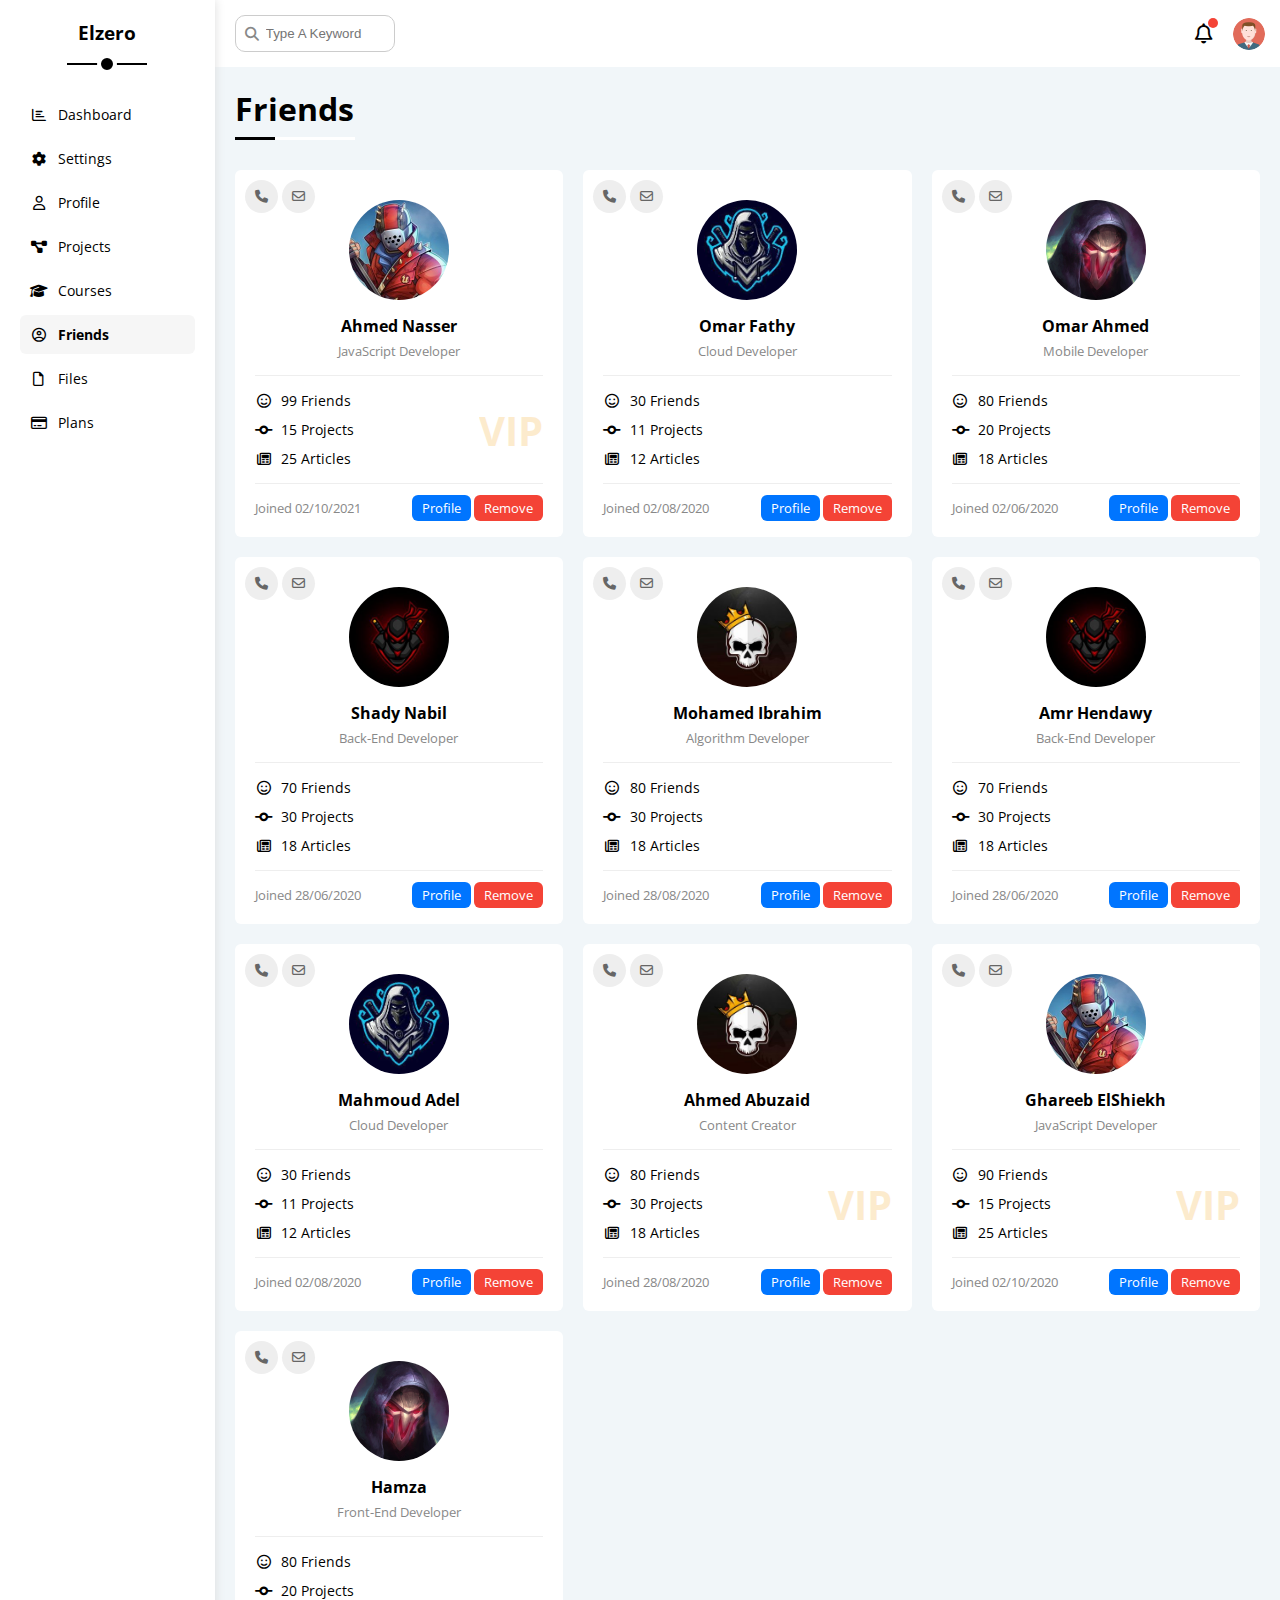
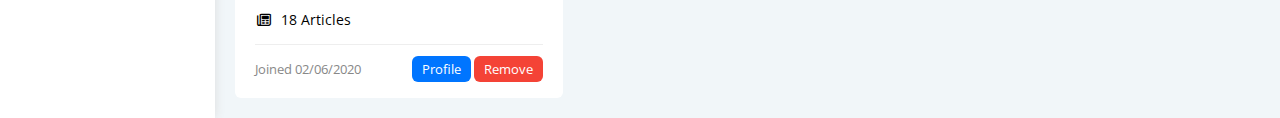
<file: html/friends.html>
<!DOCTYPE html>
<html lang="en">
  <head>
    <meta charset="UTF-8" />
    <meta http-equiv="X-UA-Compatible" content="IE=edge" />
    <meta name="viewport" content="width=device-width, initial-scale=1.0" />
    <title>Friends</title>
    <!-- Font Awesome Library -->
    <link rel="stylesheet" href="../css/all.min.css" />
    <!-- Framework -->
    <link rel="stylesheet" href="../css/framework.css" />
    <!-- Main Style -->
    <link rel="stylesheet" href="../css/style.css" />
    <!-- Google Fonts -->
    <link rel="preconnect" href="https://fonts.googleapis.com" />
    <link rel="preconnect" href="https://fonts.gstatic.com" crossorigin />
    <link
      href="https://fonts.googleapis.com/css2?family=Open+Sans:wght@300;500&display=swap"
      rel="stylesheet"
    />
  </head>
  <body>
    <div class="page d-flex">
      <div class="sidebar bg-white p-relative">
        <h3 class="p-relative mt-0 txt-c">Elzero</h3>
        <ul>
          <li>
            <a
              class="p-10 fs-14 c-black rad-6 d-flex align-center"
              href="../index.html"
            >
              <i class="fa-regular fa-chart-bar fa-fw"></i>
              <span class="hide-mobile">Dashboard</span>
            </a>
          </li>
          <li>
            <a
              class="p-10 fs-14 c-black rad-6 d-flex align-center"
              href="settings.html"
            >
              <i class="fa-solid fa-gear fa-fw"></i>
              <span class="hide-mobile">Settings</span>
            </a>
          </li>
          <li>
            <a
              class="p-10 fs-14 c-black rad-6 d-flex align-center"
              href="profile.html"
            >
              <i class="fa-regular fa-user fa-fw"></i>
              <span class="hide-mobile">Profile</span>
            </a>
          </li>
          <li>
            <a
              class="p-10 fs-14 c-black rad-6 d-flex align-center"
              href="projects.html"
            >
              <i class="fa-solid fa-diagram-project fa-fw"></i>
              <span class="hide-mobile">Projects</span>
            </a>
          </li>
          <li>
            <a
              class="p-10 fs-14 c-black rad-6 d-flex align-center"
              href="courses.html"
            >
              <i class="fa-solid fa-graduation-cap fa-fw"></i>
              <span class="hide-mobile">Courses</span>
            </a>
          </li>
          <li>
            <a
              class="active p-10 fs-14 c-black rad-6 d-flex align-center"
              href="friends.html"
            >
              <i class="fa-regular fa-user-circle fa-fw"></i>
              <span class="hide-mobile">Friends</span>
            </a>
          </li>
          <li>
            <a
              class="p-10 fs-14 c-black rad-6 d-flex align-center"
              href="files.html"
            >
              <i class="fa-regular fa-file fa-fw"></i>
              <span class="hide-mobile">Files</span>
            </a>
          </li>
          <li>
            <a
              class="p-10 fs-14 c-black rad-6 d-flex align-center"
              href="plans.html"
            >
              <i class="fa-regular fa-credit-card fa-fw"></i>
              <span class="hide-mobile">Plans</span>
            </a>
          </li>
        </ul>
      </div>
      <!-- Start Content -->
      <div class="content w-full">
        <!-- Start Header -->
        <div class="header bg-white p-15 flex-between">
          <div class="search p-relative">
            <input
              class="rad-10 p-10"
              type="search"
              placeholder="Type A Keyword"
            />
          </div>
          <div class="icons d-flex align-center">
            <span class="notification p-relative rad-half">
              <i class="fa-regular fa-bell fa-lg"></i>
            </span>
            <img src="../imgs/avatar.png" alt="" />
          </div>
        </div>
        <!-- End Header -->
        <!-- Start Boxes -->
        <h1 class="main-heading p-relative">Friends</h1>
        <div class="friends-page d-grid gap-20 m-20">
          <div class="friend bg-white p-20 rad-6 p-relative">
            <div class="contact">
              <i class="fas fa-phone"></i>
              <i class="far fa-envelope"></i>
            </div>
            <div class="txt-c">
              <img src="../imgs/friend-01.jpg" alt="Avatar" class="avatar" />
              <h4 class="m-0">Ahmed Nasser</h4>
              <p class="c-grey fs-13 mt-5 mb-0">JavaScript Developer</p>
            </div>
            <div class="icons p-relative fs-14">
              <div class="mb-10">
                <i class="far fa-smile fa-fw"></i> 99 Friends
              </div>
              <div class="mb-10">
                <i class="fas fa-code-commit fa-fw"></i> 15 Projects
              </div>
              <div><i class="far fa-newspaper fa-fw"></i> 25 Articles</div>
              <span class="vip c-orange fw-bold">VIP</span>
            </div>
            <div class="info flex-between fs-13">
              <span class="c-grey">Joined 02/10/2021 </span>
              <div>
                <a href="#" class="btn-shape c-white bg-blue">Profile</a>
                <a href="#" class="btn-shape c-white bg-red">Remove</a>
              </div>
            </div>
          </div>
          <div class="friend bg-white p-20 rad-6 p-relative">
            <div class="contact">
              <i class="fas fa-phone"></i>
              <i class="far fa-envelope"></i>
            </div>
            <div class="txt-c">
              <img src="../imgs/friend-02.jpg" alt="Avatar" class="avatar" />
              <h4 class="m-0">Omar Fathy</h4>
              <p class="c-grey fs-13 mt-5 mb-0">Cloud Developer</p>
            </div>
            <div class="icons p-relative fs-14">
              <div class="mb-10">
                <i class="far fa-smile fa-fw"></i> 30 Friends
              </div>
              <div class="mb-10">
                <i class="fas fa-code-commit fa-fw"></i> 11 Projects
              </div>
              <div><i class="far fa-newspaper fa-fw"></i> 12 Articles</div>
            </div>
            <div class="info flex-between fs-13">
              <span class="c-grey">Joined 02/08/2020 </span>
              <div>
                <a href="#" class="btn-shape c-white bg-blue">Profile</a>
                <a href="#" class="btn-shape c-white bg-red">Remove</a>
              </div>
            </div>
          </div>
          <div class="friend bg-white p-20 rad-6 p-relative">
            <div class="contact">
              <i class="fas fa-phone"></i>
              <i class="far fa-envelope"></i>
            </div>
            <div class="txt-c">
              <img src="../imgs/friend-03.jpg" alt="Avatar" class="avatar" />
              <h4 class="m-0">Omar Ahmed</h4>
              <p class="c-grey fs-13 mt-5 mb-0">Mobile Developer</p>
            </div>
            <div class="icons p-relative fs-14">
              <div class="mb-10">
                <i class="far fa-smile fa-fw"></i> 80 Friends
              </div>
              <div class="mb-10">
                <i class="fas fa-code-commit fa-fw"></i> 20 Projects
              </div>
              <div><i class="far fa-newspaper fa-fw"></i> 18 Articles</div>
            </div>
            <div class="info flex-between fs-13">
              <span class="c-grey">Joined 02/06/2020 </span>
              <div>
                <a href="#" class="btn-shape c-white bg-blue">Profile</a>
                <a href="#" class="btn-shape c-white bg-red">Remove</a>
              </div>
            </div>
          </div>
          <div class="friend bg-white p-20 rad-6 p-relative">
            <div class="contact">
              <i class="fas fa-phone"></i>
              <i class="far fa-envelope"></i>
            </div>
            <div class="txt-c">
              <img src="../imgs/friend-04.jpg" alt="Avatar" class="avatar" />
              <h4 class="m-0">Shady Nabil</h4>
              <p class="c-grey fs-13 mt-5 mb-0">Back-End Developer</p>
            </div>
            <div class="icons p-relative fs-14">
              <div class="mb-10">
                <i class="far fa-smile fa-fw"></i> 70 Friends
              </div>
              <div class="mb-10">
                <i class="fas fa-code-commit fa-fw"></i> 30 Projects
              </div>
              <div><i class="far fa-newspaper fa-fw"></i> 18 Articles</div>
            </div>
            <div class="info flex-between fs-13">
              <span class="c-grey">Joined 28/06/2020 </span>
              <div>
                <a href="#" class="btn-shape c-white bg-blue">Profile</a>
                <a href="#" class="btn-shape c-white bg-red">Remove</a>
              </div>
            </div>
          </div>
          <div class="friend bg-white p-20 rad-6 p-relative">
            <div class="contact">
              <i class="fas fa-phone"></i>
              <i class="far fa-envelope"></i>
            </div>
            <div class="txt-c">
              <img src="../imgs/friend-05.jpg" alt="Avatar" class="avatar" />
              <h4 class="m-0">Mohamed Ibrahim</h4>
              <p class="c-grey fs-13 mt-5 mb-0">Algorithm Developer</p>
            </div>
            <div class="icons p-relative fs-14">
              <div class="mb-10">
                <i class="far fa-smile fa-fw"></i> 80 Friends
              </div>
              <div class="mb-10">
                <i class="fas fa-code-commit fa-fw"></i> 30 Projects
              </div>
              <div><i class="far fa-newspaper fa-fw"></i> 18 Articles</div>
            </div>
            <div class="info flex-between fs-13">
              <span class="c-grey">Joined 28/08/2020 </span>
              <div>
                <a href="#" class="btn-shape c-white bg-blue">Profile</a>
                <a href="#" class="btn-shape c-white bg-red">Remove</a>
              </div>
            </div>
          </div>
          <div class="friend bg-white p-20 rad-6 p-relative">
            <div class="contact">
              <i class="fas fa-phone"></i>
              <i class="far fa-envelope"></i>
            </div>
            <div class="txt-c">
              <img src="../imgs/friend-04.jpg" alt="Avatar" class="avatar" />
              <h4 class="m-0">Amr Hendawy</h4>
              <p class="c-grey fs-13 mt-5 mb-0">Back-End Developer</p>
            </div>
            <div class="icons p-relative fs-14">
              <div class="mb-10">
                <i class="far fa-smile fa-fw"></i> 70 Friends
              </div>
              <div class="mb-10">
                <i class="fas fa-code-commit fa-fw"></i> 30 Projects
              </div>
              <div><i class="far fa-newspaper fa-fw"></i> 18 Articles</div>
            </div>
            <div class="info flex-between fs-13">
              <span class="c-grey">Joined 28/06/2020 </span>
              <div>
                <a href="#" class="btn-shape c-white bg-blue">Profile</a>
                <a href="#" class="btn-shape c-white bg-red">Remove</a>
              </div>
            </div>
          </div>
          <div class="friend bg-white p-20 rad-6 p-relative">
            <div class="contact">
              <i class="fas fa-phone"></i>
              <i class="far fa-envelope"></i>
            </div>
            <div class="txt-c">
              <img src="../imgs/friend-02.jpg" alt="Avatar" class="avatar" />
              <h4 class="m-0">Mahmoud Adel</h4>
              <p class="c-grey fs-13 mt-5 mb-0">Cloud Developer</p>
            </div>
            <div class="icons p-relative fs-14">
              <div class="mb-10">
                <i class="far fa-smile fa-fw"></i> 30 Friends
              </div>
              <div class="mb-10">
                <i class="fas fa-code-commit fa-fw"></i> 11 Projects
              </div>
              <div><i class="far fa-newspaper fa-fw"></i> 12 Articles</div>
            </div>
            <div class="info flex-between fs-13">
              <span class="c-grey">Joined 02/08/2020 </span>
              <div>
                <a href="#" class="btn-shape c-white bg-blue">Profile</a>
                <a href="#" class="btn-shape c-white bg-red">Remove</a>
              </div>
            </div>
          </div>
          <div class="friend bg-white p-20 rad-6 p-relative">
            <div class="contact">
              <i class="fas fa-phone"></i>
              <i class="far fa-envelope"></i>
            </div>
            <div class="txt-c">
              <img src="../imgs/friend-05.jpg" alt="Avatar" class="avatar" />
              <h4 class="m-0">Ahmed Abuzaid</h4>
              <p class="c-grey fs-13 mt-5 mb-0">Content Creator</p>
            </div>
            <div class="icons p-relative fs-14">
              <div class="mb-10">
                <i class="far fa-smile fa-fw"></i> 80 Friends
              </div>
              <div class="mb-10">
                <i class="fas fa-code-commit fa-fw"></i> 30 Projects
              </div>
              <div><i class="far fa-newspaper fa-fw"></i> 18 Articles</div>
              <span class="vip c-orange fw-bold">VIP</span>
            </div>
            <div class="info flex-between fs-13">
              <span class="c-grey">Joined 28/08/2020 </span>
              <div>
                <a href="#" class="btn-shape c-white bg-blue">Profile</a>
                <a href="#" class="btn-shape c-white bg-red">Remove</a>
              </div>
            </div>
          </div>
          <div class="friend bg-white p-20 rad-6 p-relative">
            <div class="contact">
              <i class="fas fa-phone"></i>
              <i class="far fa-envelope"></i>
            </div>
            <div class="txt-c">
              <img src="../imgs/friend-01.jpg" alt="Avatar" class="avatar" />
              <h4 class="m-0">Ghareeb ElShiekh</h4>
              <p class="c-grey fs-13 mt-5 mb-0">JavaScript Developer</p>
            </div>
            <div class="icons p-relative fs-14">
              <div class="mb-10">
                <i class="far fa-smile fa-fw"></i> 90 Friends
              </div>
              <div class="mb-10">
                <i class="fas fa-code-commit fa-fw"></i> 15 Projects
              </div>
              <div><i class="far fa-newspaper fa-fw"></i> 25 Articles</div>
              <span class="vip c-orange fw-bold">VIP</span>
            </div>
            <div class="info flex-between fs-13">
              <span class="c-grey">Joined 02/10/2020 </span>
              <div>
                <a href="#" class="btn-shape c-white bg-blue">Profile</a>
                <a href="#" class="btn-shape c-white bg-red">Remove</a>
              </div>
            </div>
          </div>
          <div class="friend bg-white p-20 rad-6 p-relative">
            <div class="contact">
              <i class="fas fa-phone"></i>
              <i class="far fa-envelope"></i>
            </div>
            <div class="txt-c">
              <img src="../imgs/friend-03.jpg" alt="Avatar" class="avatar" />
              <h4 class="m-0">Hamza</h4>
              <p class="c-grey fs-13 mt-5 mb-0">Front-End Developer</p>
            </div>
            <div class="icons p-relative fs-14">
              <div class="mb-10">
                <i class="far fa-smile fa-fw"></i> 80 Friends
              </div>
              <div class="mb-10">
                <i class="fas fa-code-commit fa-fw"></i> 20 Projects
              </div>
              <div><i class="far fa-newspaper fa-fw"></i> 18 Articles</div>
            </div>
            <div class="info flex-between fs-13">
              <span class="c-grey">Joined 02/06/2020 </span>
              <div>
                <a href="#" class="btn-shape c-white bg-blue">Profile</a>
                <a href="#" class="btn-shape c-white bg-red">Remove</a>
              </div>
            </div>
          </div>
        </div>
        <!-- End Boxes -->
      </div>
      <!-- End Content -->
    </div>
  </body>
</html>
</file>
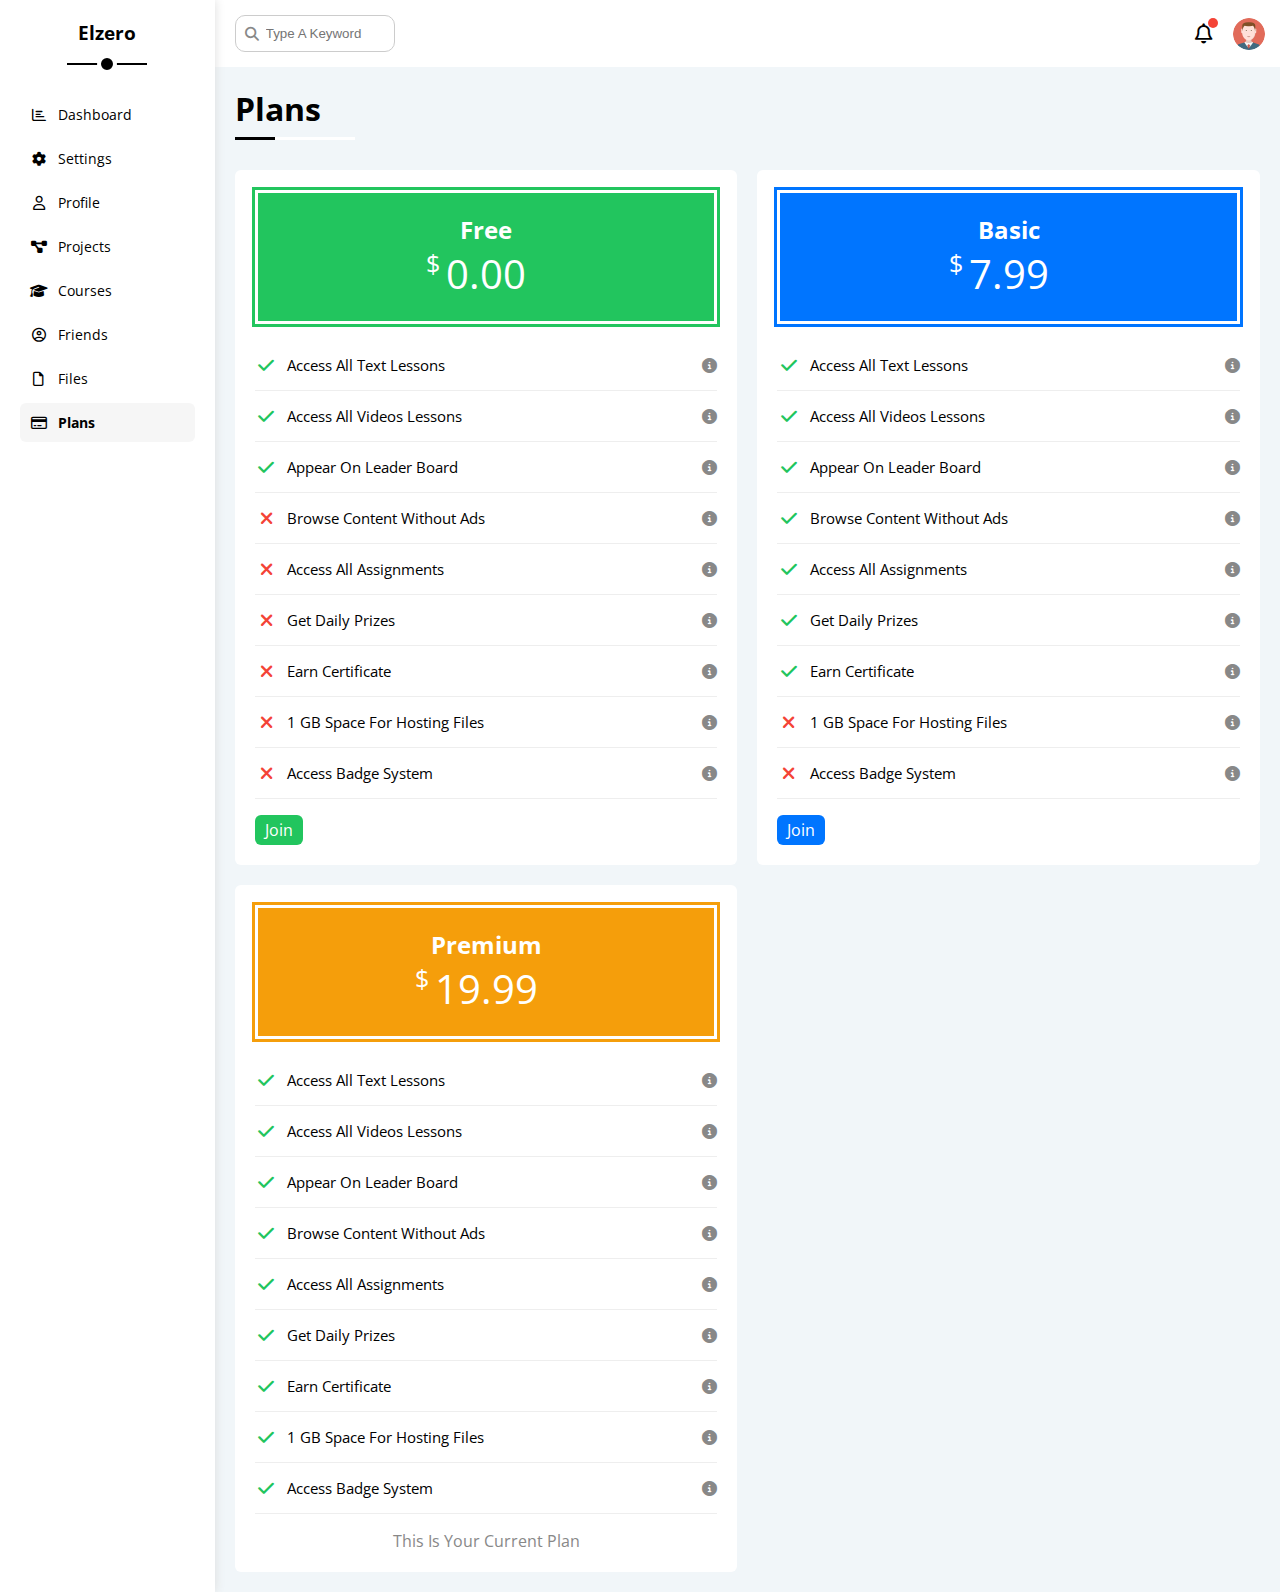
<file: html/plans.html>
<!DOCTYPE html>
<html lang="en">
  <head>
    <meta charset="UTF-8" />
    <meta http-equiv="X-UA-Compatible" content="IE=edge" />
    <meta name="viewport" content="width=device-width, initial-scale=1.0" />
    <title>Plans</title>
    <!-- Font Awesome Library -->
    <link rel="stylesheet" href="../css/all.min.css" />
    <!-- Framework -->
    <link rel="stylesheet" href="../css/framework.css" />
    <!-- Main Style -->
    <link rel="stylesheet" href="../css/style.css" />
    <!-- Google Fonts -->
    <link rel="preconnect" href="https://fonts.googleapis.com" />
    <link rel="preconnect" href="https://fonts.gstatic.com" crossorigin />
    <link
      href="https://fonts.googleapis.com/css2?family=Open+Sans:wght@300;500&display=swap"
      rel="stylesheet"
    />
  </head>
  <body>
    <div class="page d-flex">
      <div class="sidebar bg-white p-relative">
        <h3 class="p-relative mt-0 txt-c">Elzero</h3>
        <ul>
          <li>
            <a
              class="p-10 fs-14 c-black rad-6 d-flex align-center"
              href="../index.html"
            >
              <i class="fa-regular fa-chart-bar fa-fw"></i>
              <span class="hide-mobile">Dashboard</span>
            </a>
          </li>
          <li>
            <a
              class="p-10 fs-14 c-black rad-6 d-flex align-center"
              href="settings.html"
            >
              <i class="fa-solid fa-gear fa-fw"></i>
              <span class="hide-mobile">Settings</span>
            </a>
          </li>
          <li>
            <a
              class="p-10 fs-14 c-black rad-6 d-flex align-center"
              href="profile.html"
            >
              <i class="fa-regular fa-user fa-fw"></i>
              <span class="hide-mobile">Profile</span>
            </a>
          </li>
          <li>
            <a
              class="p-10 fs-14 c-black rad-6 d-flex align-center"
              href="projects.html"
            >
              <i class="fa-solid fa-diagram-project fa-fw"></i>
              <span class="hide-mobile">Projects</span>
            </a>
          </li>
          <li>
            <a
              class="p-10 fs-14 c-black rad-6 d-flex align-center"
              href="courses.html"
            >
              <i class="fa-solid fa-graduation-cap fa-fw"></i>
              <span class="hide-mobile">Courses</span>
            </a>
          </li>
          <li>
            <a
              class="p-10 fs-14 c-black rad-6 d-flex align-center"
              href="friends.html"
            >
              <i class="fa-regular fa-user-circle fa-fw"></i>
              <span class="hide-mobile">Friends</span>
            </a>
          </li>
          <li>
            <a
              class="p-10 fs-14 c-black rad-6 d-flex align-center"
              href="files.html"
            >
              <i class="fa-regular fa-file fa-fw"></i>
              <span class="hide-mobile">Files</span>
            </a>
          </li>
          <li>
            <a
              class="active p-10 fs-14 c-black rad-6 d-flex align-center"
              href="plans.html"
            >
              <i class="fa-regular fa-credit-card fa-fw"></i>
              <span class="hide-mobile">Plans</span>
            </a>
          </li>
        </ul>
      </div>
      <!-- Start Content -->
      <div class="content w-full">
        <!-- Start Header -->
        <div class="header bg-white p-15 flex-between">
          <div class="search p-relative">
            <input
              class="rad-10 p-10"
              type="search"
              placeholder="Type A Keyword"
            />
          </div>
          <div class="icons d-flex align-center">
            <span class="notification p-relative rad-half">
              <i class="fa-regular fa-bell fa-lg"></i>
            </span>
            <img src="../imgs/avatar.png" alt="" />
          </div>
        </div>
        <!-- End Header -->
        <!-- Start Boxes -->
        <h1 class="main-heading p-relative">Plans</h1>
        <div class="plans-page d-grid gap-20 m-20">
          <div class="plan bg-white p-20 rad-6">
            <div class="head bg-green p-20 txt-c green">
              <h2 class="m-0 c-white">Free</h2>
              <div class="price c-white"><span>$</span> 0.00</div>
            </div>
            <ul>
              <li>
                <i class="fas fa-check fa-fw c-green mr-10"></i>
                Access All Text Lessons
                <i class="fas fa-info-circle c-grey help"></i>
              </li>
              <li>
                <i class="fas fa-check fa-fw c-green mr-10"></i>
                Access All Videos Lessons
                <i class="fas fa-info-circle c-grey help"></i>
              </li>
              <li>
                <i class="fas fa-check fa-fw c-green mr-10"></i>
                Appear On Leader Board
                <i class="fas fa-info-circle c-grey help"></i>
              </li>
              <li>
                <i class="fas fa-xmark fa-fw c-red mr-10"></i>
                Browse Content Without Ads
                <i class="fas fa-info-circle c-grey help"></i>
              </li>
              <li>
                <i class="fas fa-xmark fa-fw c-red mr-10"></i>
                Access All Assignments
                <i class="fas fa-info-circle c-grey help"></i>
              </li>
              <li>
                <i class="fas fa-xmark fa-fw c-red mr-10"></i>
                Get Daily Prizes
                <i class="fas fa-info-circle c-grey help"></i>
              </li>
              <li>
                <i class="fas fa-xmark fa-fw c-red mr-10"></i>
                Earn Certificate
                <i class="fas fa-info-circle c-grey help"></i>
              </li>
              <li>
                <i class="fas fa-xmark fa-fw c-red mr-10"></i>
                1 GB Space For Hosting Files
                <i class="fas fa-info-circle c-grey help"></i>
              </li>
              <li>
                <i class="fas fa-xmark fa-fw c-red mr-10"></i>
                Access Badge System
                <i class="fas fa-info-circle c-grey help"></i>
              </li>
            </ul>
            <a class="c-white bg-green btn-shape d-block w-fit" href="#"
              >Join</a
            >
          </div>
          <div class="plan bg-white p-20 rad-6">
            <div class="head bg-blue p-20 txt-c blue">
              <h2 class="m-0 c-white">Basic</h2>
              <div class="price c-white"><span>$</span> 7.99</div>
            </div>
            <ul>
              <li>
                <i class="fas fa-check fa-fw c-green mr-10"></i>
                Access All Text Lessons
                <i class="fas fa-info-circle c-grey help"></i>
              </li>
              <li>
                <i class="fas fa-check fa-fw c-green mr-10"></i>
                Access All Videos Lessons
                <i class="fas fa-info-circle c-grey help"></i>
              </li>
              <li>
                <i class="fas fa-check fa-fw c-green mr-10"></i>
                Appear On Leader Board
                <i class="fas fa-info-circle c-grey help"></i>
              </li>
              <li>
                <i class="fas fa-check fa-fw c-green mr-10"></i>
                Browse Content Without Ads
                <i class="fas fa-info-circle c-grey help"></i>
              </li>
              <li>
                <i class="fas fa-check fa-fw c-green mr-10"></i>
                Access All Assignments
                <i class="fas fa-info-circle c-grey help"></i>
              </li>
              <li>
                <i class="fas fa-check fa-fw c-green mr-10"></i>
                Get Daily Prizes
                <i class="fas fa-info-circle c-grey help"></i>
              </li>
              <li>
                <i class="fas fa-check fa-fw c-green mr-10"></i>
                Earn Certificate
                <i class="fas fa-info-circle c-grey help"></i>
              </li>
              <li>
                <i class="fas fa-xmark fa-fw c-red mr-10"></i>
                1 GB Space For Hosting Files
                <i class="fas fa-info-circle c-grey help"></i>
              </li>
              <li>
                <i class="fas fa-xmark fa-fw c-red mr-10"></i>
                Access Badge System
                <i class="fas fa-info-circle c-grey help"></i>
              </li>
            </ul>
            <a class="c-white bg-blue btn-shape d-block w-fit" href="#">Join</a>
          </div>
          <div class="plan bg-white p-20 rad-6">
            <div class="head bg-orange p-20 txt-c orange">
              <h2 class="m-0 c-white">Premium</h2>
              <div class="price c-white"><span>$</span> 19.99</div>
            </div>
            <ul>
              <li>
                <i class="fas fa-check fa-fw c-green mr-10"></i>
                Access All Text Lessons
                <i class="fas fa-info-circle c-grey help"></i>
              </li>
              <li>
                <i class="fas fa-check fa-fw c-green mr-10"></i>
                Access All Videos Lessons
                <i class="fas fa-info-circle c-grey help"></i>
              </li>
              <li>
                <i class="fas fa-check fa-fw c-green mr-10"></i>
                Appear On Leader Board
                <i class="fas fa-info-circle c-grey help"></i>
              </li>
              <li>
                <i class="fas fa-check fa-fw c-green mr-10"></i>
                Browse Content Without Ads
                <i class="fas fa-info-circle c-grey help"></i>
              </li>
              <li>
                <i class="fas fa-check fa-fw c-green mr-10"></i>
                Access All Assignments
                <i class="fas fa-info-circle c-grey help"></i>
              </li>
              <li>
                <i class="fas fa-check fa-fw c-green mr-10"></i>
                Get Daily Prizes
                <i class="fas fa-info-circle c-grey help"></i>
              </li>
              <li>
                <i class="fas fa-check fa-fw c-green mr-10"></i>
                Earn Certificate
                <i class="fas fa-info-circle c-grey help"></i>
              </li>
              <li>
                <i class="fas fa-check fa-fw c-green mr-10"></i>
                1 GB Space For Hosting Files
                <i class="fas fa-info-circle c-grey help"></i>
              </li>
              <li>
                <i class="fas fa-check fa-fw c-green mr-10"></i>
                Access Badge System
                <i class="fas fa-info-circle c-grey help"></i>
              </li>
            </ul>
            <p class="c-grey txt-c m-0">This Is Your Current Plan</p>
          </div>
        </div>
        <!-- End Boxes -->
      </div>
      <!-- End Content -->
    </div>
  </body>
</html>
</file>
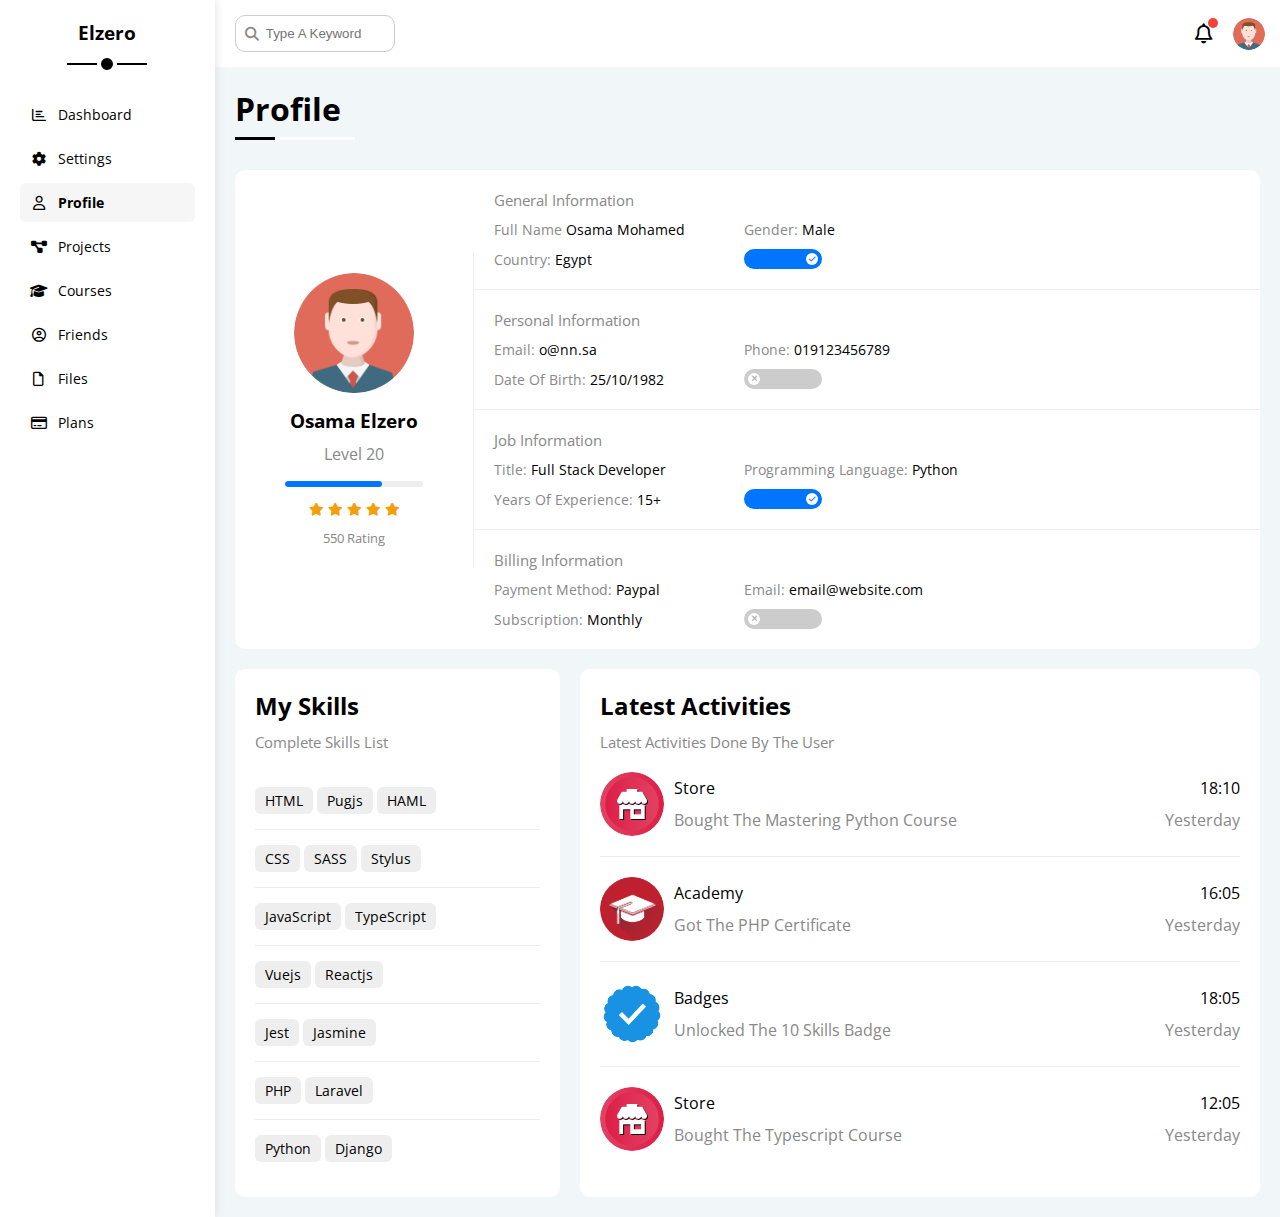
<file: html/profile.html>
<!DOCTYPE html>
<html lang="en">
  <head>
    <meta charset="UTF-8" />
    <meta http-equiv="X-UA-Compatible" content="IE=edge" />
    <meta name="viewport" content="width=device-width, initial-scale=1.0" />
    <title>Profile</title>
    <!-- Font Awesome Library -->
    <link rel="stylesheet" href="../css/all.min.css" />
    <!-- Framework -->
    <link rel="stylesheet" href="../css/framework.css" />
    <!-- Main Style -->
    <link rel="stylesheet" href="../css/style.css" />
    <!-- Google Fonts -->
    <link rel="preconnect" href="https://fonts.googleapis.com" />
    <link rel="preconnect" href="https://fonts.gstatic.com" crossorigin />
    <link
      href="https://fonts.googleapis.com/css2?family=Open+Sans:wght@300;500&display=swap"
      rel="stylesheet"
    />
  </head>
  <body>
    <div class="page d-flex">
      <div class="sidebar bg-white p-relative">
        <h3 class="p-relative mt-0 txt-c">Elzero</h3>
        <ul>
          <li>
            <a
              class="p-10 fs-14 c-black rad-6 d-flex align-center"
              href="../index.html"
            >
              <i class="fa-regular fa-chart-bar fa-fw"></i>
              <span class="hide-mobile">Dashboard</span>
            </a>
          </li>
          <li>
            <a
              class="p-10 fs-14 c-black rad-6 d-flex align-center"
              href="settings.html"
            >
              <i class="fa-solid fa-gear fa-fw"></i>
              <span class="hide-mobile">Settings</span>
            </a>
          </li>
          <li>
            <a
              class="active p-10 fs-14 c-black rad-6 d-flex align-center"
              href="profile.html"
            >
              <i class="fa-regular fa-user fa-fw"></i>
              <span class="hide-mobile">Profile</span>
            </a>
          </li>
          <li>
            <a
              class="p-10 fs-14 c-black rad-6 d-flex align-center"
              href="projects.html"
            >
              <i class="fa-solid fa-diagram-project fa-fw"></i>
              <span class="hide-mobile">Projects</span>
            </a>
          </li>
          <li>
            <a
              class="p-10 fs-14 c-black rad-6 d-flex align-center"
              href="courses.html"
            >
              <i class="fa-solid fa-graduation-cap fa-fw"></i>
              <span class="hide-mobile">Courses</span>
            </a>
          </li>
          <li>
            <a
              class="p-10 fs-14 c-black rad-6 d-flex align-center"
              href="friends.html"
            >
              <i class="fa-regular fa-user-circle fa-fw"></i>
              <span class="hide-mobile">Friends</span>
            </a>
          </li>
          <li>
            <a
              class="p-10 fs-14 c-black rad-6 d-flex align-center"
              href="files.html"
            >
              <i class="fa-regular fa-file fa-fw"></i>
              <span class="hide-mobile">Files</span>
            </a>
          </li>
          <li>
            <a
              class="p-10 fs-14 c-black rad-6 d-flex align-center"
              href="plans.html"
            >
              <i class="fa-regular fa-credit-card fa-fw"></i>
              <span class="hide-mobile">Plans</span>
            </a>
          </li>
        </ul>
      </div>
      <!-- Start Content -->
      <div class="content w-full">
        <!-- Start Header -->
        <div class="header bg-white p-15 flex-between">
          <div class="search p-relative">
            <input
              class="rad-10 p-10"
              type="search"
              placeholder="Type A Keyword"
            />
          </div>
          <div class="icons d-flex align-center">
            <span class="notification p-relative rad-half">
              <i class="fa-regular fa-bell fa-lg"></i>
            </span>
            <img src="../imgs/avatar.png" alt="" />
          </div>
        </div>
        <!-- End Header -->
        <!-- Start Boxes -->
        <h1 class="main-heading p-relative">Profile</h1>
        <div class="profile-page m-20">
          <div class="overview bg-white rad-10 d-flex align-center">
            <div class="avatar p-20 txt-c">
              <img
                class="rad-half mb-10"
                src="../imgs/avatar.png"
                alt="Avatar"
              />
              <h3 class="m-0">Osama Elzero</h3>
              <p class="level c-grey mt-10">Level 20</p>
              <div class="progress p-relative bg-eee rad-6">
                <span class="rad-6" style="width: 70%"></span>
              </div>
              <div class="rating mt-10 mb-10">
                <i class="fas fa-star c-orange fs-13"></i>
                <i class="fas fa-star c-orange fs-13"></i>
                <i class="fas fa-star c-orange fs-13"></i>
                <i class="fas fa-star c-orange fs-13"></i>
                <i class="fas fa-star c-orange fs-13"></i>
              </div>
              <p class="c-grey fs-13 m-0">550 Rating</p>
            </div>
            <div class="info w-full txt-c-mobile">
              <div class="box p-20 d-flex align-center">
                <h4 class="m-0 c-grey fs-15 w-full">General Information</h4>
                <div class="fs-14">
                  <span class="c-grey">Full Name</span>
                  <span>Osama Mohamed</span>
                </div>
                <div class="fs-14">
                  <span class="c-grey">Gender:</span>
                  <span>Male</span>
                </div>
                <div class="fs-14">
                  <span class="c-grey">Country:</span>
                  <span>Egypt</span>
                </div>
                <div class="fs-14">
                  <label>
                    <input type="checkbox" class="toggle-checkbox" checked />
                    <div class="toggle-switch"></div>
                  </label>
                </div>
              </div>
              <div class="box p-20 d-flex align-center">
                <h4 class="m-0 c-grey fs-15 w-full">Personal Information</h4>
                <div class="fs-14">
                  <span class="c-grey">Email:</span>
                  <span>o@nn.sa</span>
                </div>
                <div class="fs-14">
                  <span class="c-grey">Phone:</span>
                  <span>019123456789</span>
                </div>
                <div class="fs-14">
                  <span class="c-grey">Date Of Birth:</span>
                  <span>25/10/1982</span>
                </div>
                <div class="fs-14">
                  <label>
                    <input type="checkbox" class="toggle-checkbox" />
                    <div class="toggle-switch"></div>
                  </label>
                </div>
              </div>
              <div class="box p-20 d-flex align-center">
                <h4 class="m-0 c-grey fs-15 w-full">Job Information</h4>
                <div class="fs-14">
                  <span class="c-grey">Title:</span>
                  <span>Full Stack Developer</span>
                </div>
                <div class="fs-14">
                  <span class="c-grey">Programming Language:</span>
                  <span>Python</span>
                </div>
                <div class="fs-14">
                  <span class="c-grey">Years Of Experience:</span>
                  <span>15+</span>
                </div>
                <div class="fs-14">
                  <label>
                    <input type="checkbox" class="toggle-checkbox" checked />
                    <div class="toggle-switch"></div>
                  </label>
                </div>
              </div>
              <div class="box p-20 d-flex align-center">
                <h4 class="m-0 c-grey fs-15 w-full">Billing Information</h4>
                <div class="fs-14">
                  <span class="c-grey">Payment Method:</span>
                  <span>Paypal</span>
                </div>
                <div class="fs-14">
                  <span class="c-grey">Email:</span>
                  <span>email@website.com</span>
                </div>
                <div class="fs-14">
                  <span class="c-grey">Subscription:</span>
                  <span>Monthly</span>
                </div>
                <div class="fs-14">
                  <label>
                    <input type="checkbox" class="toggle-checkbox" />
                    <div class="toggle-switch"></div>
                  </label>
                </div>
              </div>
            </div>
          </div>
          <div class="data d-flex gap-20">
            <div class="skills bg-white p-20 rad-10 mt-20">
              <h2 class="mt-0 mb-10">My Skills</h2>
              <p class="mt-0 mb-20 fs-15 c-grey">Complete Skills List</p>
              <ul class="m-0 txt-c-mobile">
                <li>
                  <span class="btn-shape bg-eee fs-14">HTML</span>
                  <span class="btn-shape bg-eee fs-14">Pugjs</span>
                  <span class="btn-shape bg-eee fs-14">HAML</span>
                </li>
                <li>
                  <span class="btn-shape bg-eee fs-14">CSS</span>
                  <span class="btn-shape bg-eee fs-14">SASS</span>
                  <span class="btn-shape bg-eee fs-14">Stylus </span>
                </li>
                <li>
                  <span class="btn-shape bg-eee fs-14">JavaScript</span>
                  <span class="btn-shape bg-eee fs-14">TypeScript</span>
                </li>
                <li>
                  <span class="btn-shape bg-eee fs-14">Vuejs</span>
                  <span class="btn-shape bg-eee fs-14">Reactjs</span>
                </li>
                <li>
                  <span class="btn-shape bg-eee fs-14">Jest</span>
                  <span class="btn-shape bg-eee fs-14">Jasmine</span>
                </li>
                <li>
                  <span class="btn-shape bg-eee fs-14">PHP</span>
                  <span class="btn-shape bg-eee fs-14">Laravel</span>
                </li>
                <li>
                  <span class="btn-shape bg-eee fs-14">Python</span>
                  <span class="btn-shape bg-eee fs-14">Django</span>
                </li>
              </ul>
            </div>
            <div class="activities bg-white p-20 rad-10 mt-20">
              <h2 class="mt-0 mb-10">Latest Activities</h2>
              <p class="mt-0 mb-20 fs-15 c-grey">
                Latest Activities Done By The User
              </p>
              <div class="activity d-flex align-center txt-c-mobile">
                <img src="../imgs/activity-01.png" alt="Store" />
                <div class="act-info">
                  <span class="d-block mb-10">Store</span>
                  <span class="c-grey">Bought The Mastering Python Course</span>
                </div>
                <div class="date">
                  <span class="d-block mb-10">18:10</span>
                  <span class="c-grey">Yesterday</span>
                </div>
              </div>
              <div class="activity d-flex align-center txt-c-mobile">
                <img src="../imgs/activity-02.png" alt="Academy" />
                <div class="act-info">
                  <span class="d-block mb-10">Academy</span>
                  <span class="c-grey">Got The PHP Certificate</span>
                </div>
                <div class="date">
                  <span class="d-block mb-10">16:05</span>
                  <span class="c-grey">Yesterday</span>
                </div>
              </div>
              <div class="activity d-flex align-center txt-c-mobile">
                <img src="../imgs/activity-03.png" alt="Badges" />
                <div class="act-info">
                  <span class="d-block mb-10">Badges</span>
                  <span class="c-grey">Unlocked The 10 Skills Badge</span>
                </div>
                <div class="date">
                  <span class="d-block mb-10">18:05</span>
                  <span class="c-grey">Yesterday</span>
                </div>
              </div>
              <div class="activity d-flex align-center txt-c-mobile">
                <img src="../imgs/activity-01.png" alt="Store" />
                <div class="act-info">
                  <span class="d-block mb-10">Store</span>
                  <span class="c-grey">Bought The Typescript Course</span>
                </div>
                <div class="date">
                  <span class="d-block mb-10">12:05</span>
                  <span class="c-grey">Yesterday</span>
                </div>
              </div>
            </div>
          </div>
        </div>
        <!-- End Boxes -->
      </div>
      <!-- End Content -->
    </div>
  </body>
</html>
</file>
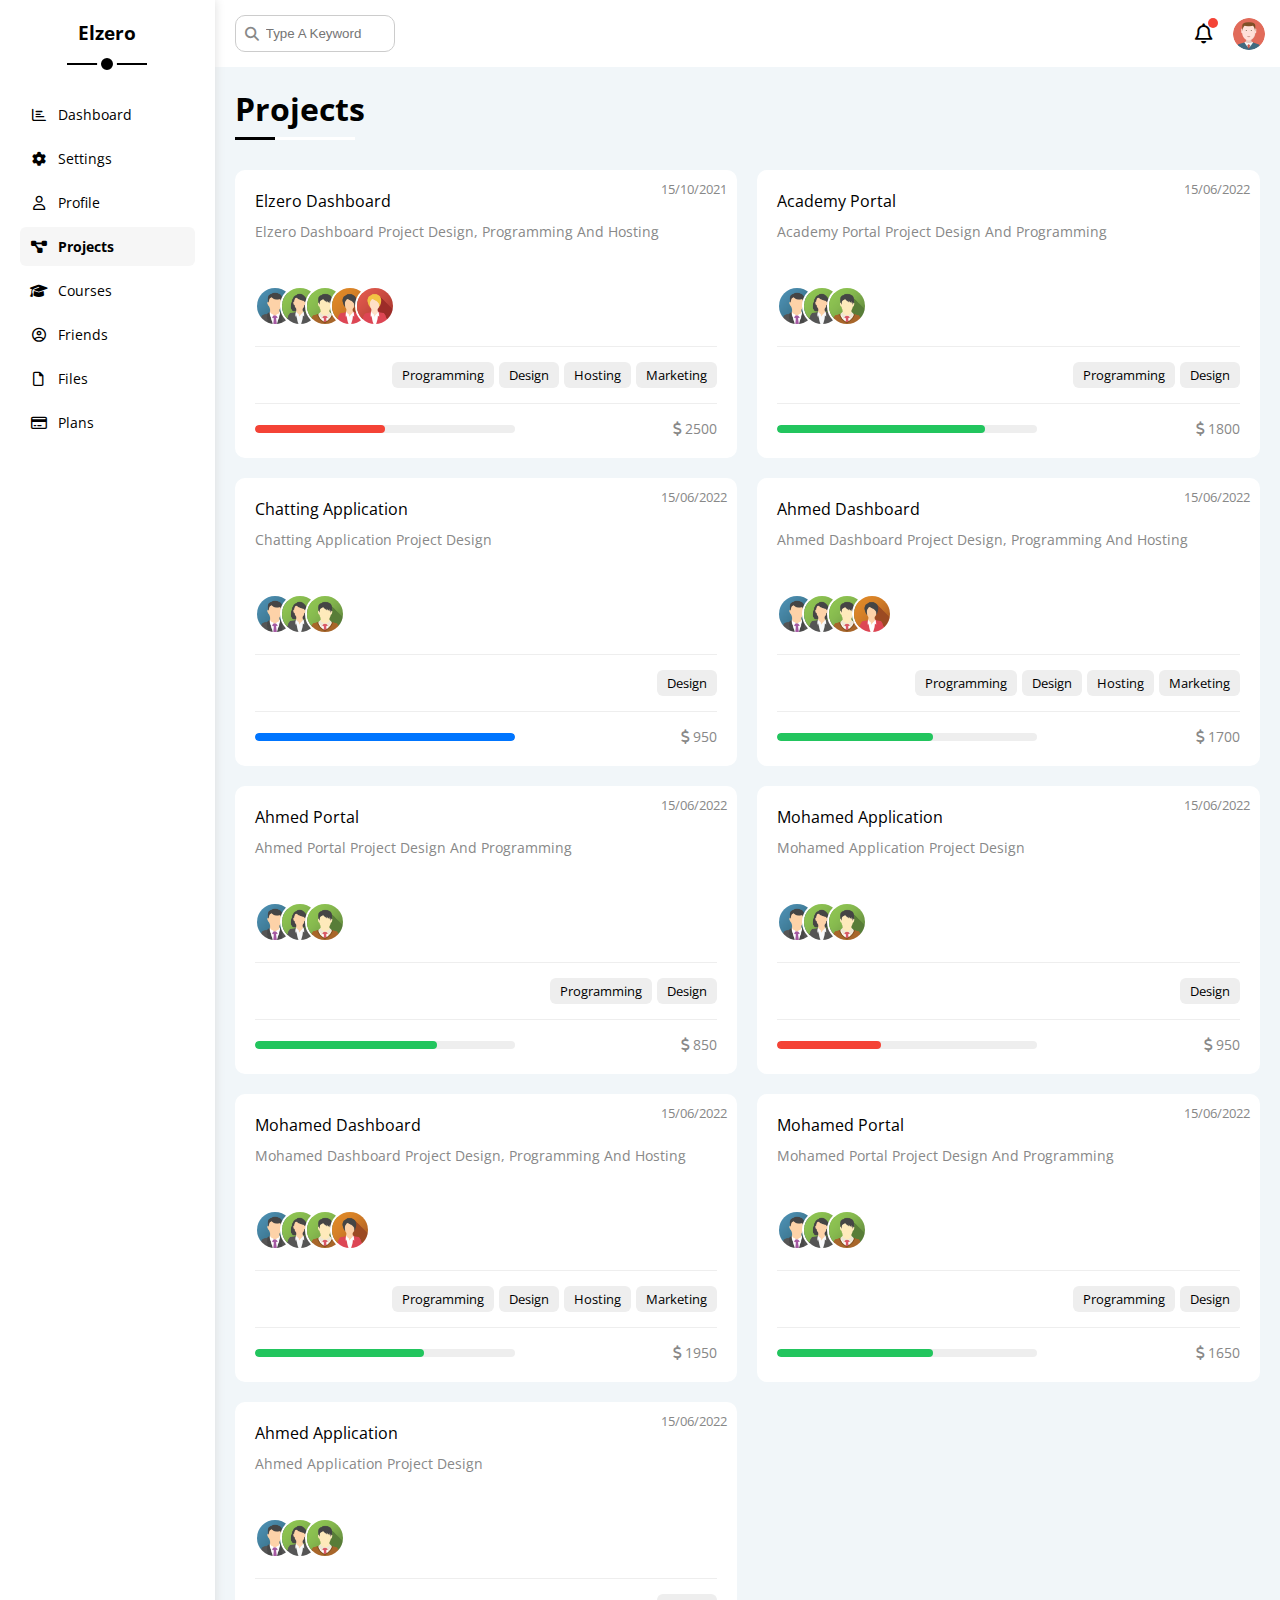
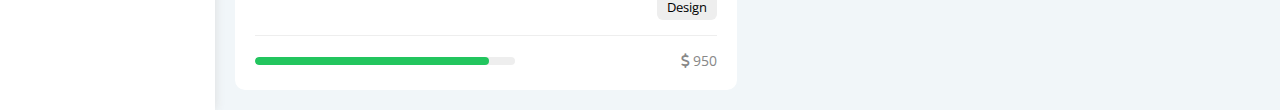
<file: html/projects.html>
<!DOCTYPE html>
<html lang="en">
  <head>
    <meta charset="UTF-8" />
    <meta http-equiv="X-UA-Compatible" content="IE=edge" />
    <meta name="viewport" content="width=device-width, initial-scale=1.0" />
    <title>Projects</title>
    <!-- Font Awesome Library -->
    <link rel="stylesheet" href="../css/all.min.css" />
    <!-- Framework -->
    <link rel="stylesheet" href="../css/framework.css" />
    <!-- Main Style -->
    <link rel="stylesheet" href="../css/style.css" />
    <!-- Google Fonts -->
    <link rel="preconnect" href="https://fonts.googleapis.com" />
    <link rel="preconnect" href="https://fonts.gstatic.com" crossorigin />
    <link
      href="https://fonts.googleapis.com/css2?family=Open+Sans:wght@300;500&display=swap"
      rel="stylesheet"
    />
  </head>
  <body>
    <div class="page d-flex">
      <div class="sidebar bg-white p-relative">
        <h3 class="p-relative mt-0 txt-c">Elzero</h3>
        <ul>
          <li>
            <a
              class="p-10 fs-14 c-black rad-6 d-flex align-center"
              href="../index.html"
            >
              <i class="fa-regular fa-chart-bar fa-fw"></i>
              <span class="hide-mobile">Dashboard</span>
            </a>
          </li>
          <li>
            <a
              class="p-10 fs-14 c-black rad-6 d-flex align-center"
              href="settings.html"
            >
              <i class="fa-solid fa-gear fa-fw"></i>
              <span class="hide-mobile">Settings</span>
            </a>
          </li>
          <li>
            <a
              class="p-10 fs-14 c-black rad-6 d-flex align-center"
              href="profile.html"
            >
              <i class="fa-regular fa-user fa-fw"></i>
              <span class="hide-mobile">Profile</span>
            </a>
          </li>
          <li>
            <a
              class="active p-10 fs-14 c-black rad-6 d-flex align-center"
              href="projects.html"
            >
              <i class="fa-solid fa-diagram-project fa-fw"></i>
              <span class="hide-mobile">Projects</span>
            </a>
          </li>
          <li>
            <a
              class="p-10 fs-14 c-black rad-6 d-flex align-center"
              href="courses.html"
            >
              <i class="fa-solid fa-graduation-cap fa-fw"></i>
              <span class="hide-mobile">Courses</span>
            </a>
          </li>
          <li>
            <a
              class="p-10 fs-14 c-black rad-6 d-flex align-center"
              href="friends.html"
            >
              <i class="fa-regular fa-user-circle fa-fw"></i>
              <span class="hide-mobile">Friends</span>
            </a>
          </li>
          <li>
            <a
              class="p-10 fs-14 c-black rad-6 d-flex align-center"
              href="files.html"
            >
              <i class="fa-regular fa-file fa-fw"></i>
              <span class="hide-mobile">Files</span>
            </a>
          </li>
          <li>
            <a
              class="p-10 fs-14 c-black rad-6 d-flex align-center"
              href="plans.html"
            >
              <i class="fa-regular fa-credit-card fa-fw"></i>
              <span class="hide-mobile">Plans</span>
            </a>
          </li>
        </ul>
      </div>
      <!-- Start Content -->
      <div class="content w-full">
        <!-- Start Header -->
        <div class="header bg-white p-15 flex-between">
          <div class="search p-relative">
            <input
              class="rad-10 p-10"
              type="search"
              placeholder="Type A Keyword"
            />
          </div>
          <div class="icons d-flex align-center">
            <span class="notification p-relative rad-half">
              <i class="fa-regular fa-bell fa-lg"></i>
            </span>
            <img src="../imgs/avatar.png" alt="" />
          </div>
        </div>
        <!-- End Header -->
        <!-- Start Boxes -->
        <h1 class="main-heading p-relative">Projects</h1>
        <div class="projects-page d-grid gap-20 m-20">
          <div class="project bg-white p-20 rad-10 p-relative">
            <span class="date fs-13 c-grey">15/10/2021</span>
            <h4 class="mt-0 mb-10">Elzero Dashboard</h4>
            <p class="c-grey fs-14 mt-10 mb-10">
              Elzero Dashboard Project Design, Programming And Hosting
            </p>
            <div class="team d-flex">
              <a href="#">
                <img src="../imgs/team-01.png" alt="Member" />
              </a>
              <a href="#">
                <img src="../imgs/team-02.png" alt="Member" />
              </a>
              <a href="#">
                <img src="../imgs/team-03.png" alt="Member" />
              </a>
              <a href="#">
                <img src="../imgs/team-04.png" alt="Member" />
              </a>
              <a href="#">
                <img src="../imgs/team-05.png" alt="Member" />
              </a>
            </div>
            <div class="job d-flex">
              <span class="fs-13 btn-shape bg-eee">Programming</span>
              <span class="fs-13 btn-shape bg-eee">Design</span>
              <span class="fs-13 btn-shape bg-eee">Hosting</span>
              <span class="fs-13 btn-shape bg-eee">Marketing</span>
            </div>
            <div class="info flex-between">
              <div class="progress bg-eee rad-6">
                <span class="bg-red" style="width: 50%"></span>
              </div>
              <div class="salary fs-14 c-grey">
                <i class="fas fa-dollar-sign"></i> 2500
              </div>
            </div>
          </div>
          <div class="project bg-white p-20 rad-10 p-relative">
            <span class="date fs-13 c-grey">15/06/2022</span>
            <h4 class="mt-0 mb-10">Academy Portal</h4>
            <p class="c-grey fs-14 mt-10 mb-10">
              Academy Portal Project Design And Programming
            </p>
            <div class="team d-flex">
              <a href="#">
                <img src="../imgs/team-01.png" alt="Member" />
              </a>
              <a href="#">
                <img src="../imgs/team-02.png" alt="Member" />
              </a>
              <a href="#">
                <img src="../imgs/team-03.png" alt="Member" />
              </a>
            </div>
            <div class="job d-flex">
              <span class="fs-13 btn-shape bg-eee">Programming</span>
              <span class="fs-13 btn-shape bg-eee">Design</span>
            </div>
            <div class="info flex-between">
              <div class="progress bg-eee rad-6">
                <span class="bg-green" style="width: 80%"></span>
              </div>
              <div class="salary fs-14 c-grey">
                <i class="fas fa-dollar-sign"></i> 1800
              </div>
            </div>
          </div>
          <div class="project bg-white p-20 rad-10 p-relative">
            <span class="date fs-13 c-grey">15/06/2022</span>
            <h4 class="mt-0 mb-10">Chatting Application</h4>
            <p class="c-grey fs-14 mt-10 mb-10">
              Chatting Application Project Design
            </p>
            <div class="team d-flex">
              <a href="#">
                <img src="../imgs/team-01.png" alt="Member" />
              </a>
              <a href="#">
                <img src="../imgs/team-02.png" alt="Member" />
              </a>
              <a href="#">
                <img src="../imgs/team-03.png" alt="Member" />
              </a>
            </div>
            <div class="job d-flex">
              <span class="fs-13 btn-shape bg-eee">Design</span>
            </div>
            <div class="info flex-between">
              <div class="progress bg-eee rad-6">
                <span class="bg-blue" style="width: 100%"></span>
              </div>
              <div class="salary fs-14 c-grey">
                <i class="fas fa-dollar-sign"></i> 950
              </div>
            </div>
          </div>
          <div class="project bg-white p-20 rad-10 p-relative">
            <span class="date fs-13 c-grey">15/06/2022</span>
            <h4 class="mt-0 mb-10">Ahmed Dashboard</h4>
            <p class="c-grey fs-14 mt-10 mb-10">
              Ahmed Dashboard Project Design, Programming And Hosting
            </p>
            <div class="team d-flex">
              <a href="#">
                <img src="../imgs/team-01.png" alt="Member" />
              </a>
              <a href="#">
                <img src="../imgs/team-02.png" alt="Member" />
              </a>
              <a href="#">
                <img src="../imgs/team-03.png" alt="Member" />
              </a>
              <a href="#">
                <img src="../imgs/team-04.png" alt="Member" />
              </a>
            </div>
            <div class="job d-flex">
              <span class="fs-13 btn-shape bg-eee">Programming</span>
              <span class="fs-13 btn-shape bg-eee">Design</span>
              <span class="fs-13 btn-shape bg-eee">Hosting</span>
              <span class="fs-13 btn-shape bg-eee">Marketing</span>
            </div>
            <div class="info flex-between">
              <div class="progress bg-eee rad-6">
                <span class="bg-green" style="width: 60%"></span>
              </div>
              <div class="salary fs-14 c-grey">
                <i class="fas fa-dollar-sign"></i> 1700
              </div>
            </div>
          </div>
          <div class="project bg-white p-20 rad-10 p-relative">
            <span class="date fs-13 c-grey">15/06/2022</span>
            <h4 class="mt-0 mb-10">Ahmed Portal</h4>
            <p class="c-grey fs-14 mt-10 mb-10">
              Ahmed Portal Project Design And Programming
            </p>
            <div class="team d-flex">
              <a href="#">
                <img src="../imgs/team-01.png" alt="Member" />
              </a>
              <a href="#">
                <img src="../imgs/team-02.png" alt="Member" />
              </a>
              <a href="#">
                <img src="../imgs/team-03.png" alt="Member" />
              </a>
            </div>
            <div class="job d-flex">
              <span class="fs-13 btn-shape bg-eee">Programming</span>
              <span class="fs-13 btn-shape bg-eee">Design</span>
            </div>
            <div class="info flex-between">
              <div class="progress bg-eee rad-6">
                <span class="bg-green" style="width: 70%"></span>
              </div>
              <div class="salary fs-14 c-grey">
                <i class="fas fa-dollar-sign"></i> 850
              </div>
            </div>
          </div>
          <div class="project bg-white p-20 rad-10 p-relative">
            <span class="date fs-13 c-grey">15/06/2022</span>
            <h4 class="mt-0 mb-10">Mohamed Application</h4>
            <p class="c-grey fs-14 mt-10 mb-10">
              Mohamed Application Project Design
            </p>
            <div class="team d-flex">
              <a href="#">
                <img src="../imgs/team-01.png" alt="Member" />
              </a>
              <a href="#">
                <img src="../imgs/team-02.png" alt="Member" />
              </a>
              <a href="#">
                <img src="../imgs/team-03.png" alt="Member" />
              </a>
            </div>
            <div class="job d-flex">
              <span class="fs-13 btn-shape bg-eee">Design</span>
            </div>
            <div class="info flex-between">
              <div class="progress bg-eee rad-6">
                <span class="bg-red" style="width: 40%"></span>
              </div>
              <div class="salary fs-14 c-grey">
                <i class="fas fa-dollar-sign"></i> 950
              </div>
            </div>
          </div>
          <div class="project bg-white p-20 rad-10 p-relative">
            <span class="date fs-13 c-grey">15/06/2022</span>
            <h4 class="mt-0 mb-10">Mohamed Dashboard</h4>
            <p class="c-grey fs-14 mt-10 mb-10">
              Mohamed Dashboard Project Design, Programming And Hosting
            </p>
            <div class="team d-flex">
              <a href="#">
                <img src="../imgs/team-01.png" alt="Member" />
              </a>
              <a href="#">
                <img src="../imgs/team-02.png" alt="Member" />
              </a>
              <a href="#">
                <img src="../imgs/team-03.png" alt="Member" />
              </a>
              <a href="#">
                <img src="../imgs/team-04.png" alt="Member" />
              </a>
            </div>
            <div class="job d-flex">
              <span class="fs-13 btn-shape bg-eee">Programming</span>
              <span class="fs-13 btn-shape bg-eee">Design</span>
              <span class="fs-13 btn-shape bg-eee">Hosting</span>
              <span class="fs-13 btn-shape bg-eee">Marketing</span>
            </div>
            <div class="info flex-between">
              <div class="progress bg-eee rad-6">
                <span class="bg-green" style="width: 65%"></span>
              </div>
              <div class="salary fs-14 c-grey">
                <i class="fas fa-dollar-sign"></i> 1950
              </div>
            </div>
          </div>
          <div class="project bg-white p-20 rad-10 p-relative">
            <span class="date fs-13 c-grey">15/06/2022</span>
            <h4 class="mt-0 mb-10">Mohamed Portal</h4>
            <p class="c-grey fs-14 mt-10 mb-10">
              Mohamed Portal Project Design And Programming
            </p>
            <div class="team d-flex">
              <a href="#">
                <img src="../imgs/team-01.png" alt="Member" />
              </a>
              <a href="#">
                <img src="../imgs/team-02.png" alt="Member" />
              </a>
              <a href="#">
                <img src="../imgs/team-03.png" alt="Member" />
              </a>
            </div>
            <div class="job d-flex">
              <span class="fs-13 btn-shape bg-eee">Programming</span>
              <span class="fs-13 btn-shape bg-eee">Design</span>
            </div>
            <div class="info flex-between">
              <div class="progress bg-eee rad-6">
                <span class="bg-green" style="width: 60%"></span>
              </div>
              <div class="salary fs-14 c-grey">
                <i class="fas fa-dollar-sign"></i> 1650
              </div>
            </div>
          </div>
          <div class="project bg-white p-20 rad-10 p-relative">
            <span class="date fs-13 c-grey">15/06/2022</span>
            <h4 class="mt-0 mb-10">Ahmed Application</h4>
            <p class="c-grey fs-14 mt-10 mb-10">
              Ahmed Application Project Design
            </p>
            <div class="team d-flex">
              <a href="#">
                <img src="../imgs/team-01.png" alt="Member" />
              </a>
              <a href="#">
                <img src="../imgs/team-02.png" alt="Member" />
              </a>
              <a href="#">
                <img src="../imgs/team-03.png" alt="Member" />
              </a>
            </div>
            <div class="job d-flex">
              <span class="fs-13 btn-shape bg-eee">Design</span>
            </div>
            <div class="info flex-between">
              <div class="progress bg-eee rad-6">
                <span class="bg-green" style="width: 90%"></span>
              </div>
              <div class="salary fs-14 c-grey">
                <i class="fas fa-dollar-sign"></i> 950
              </div>
            </div>
          </div>
        </div>
        <!-- End Boxes -->
      </div>
      <!-- End Content -->
    </div>
  </body>
</html>
</file>
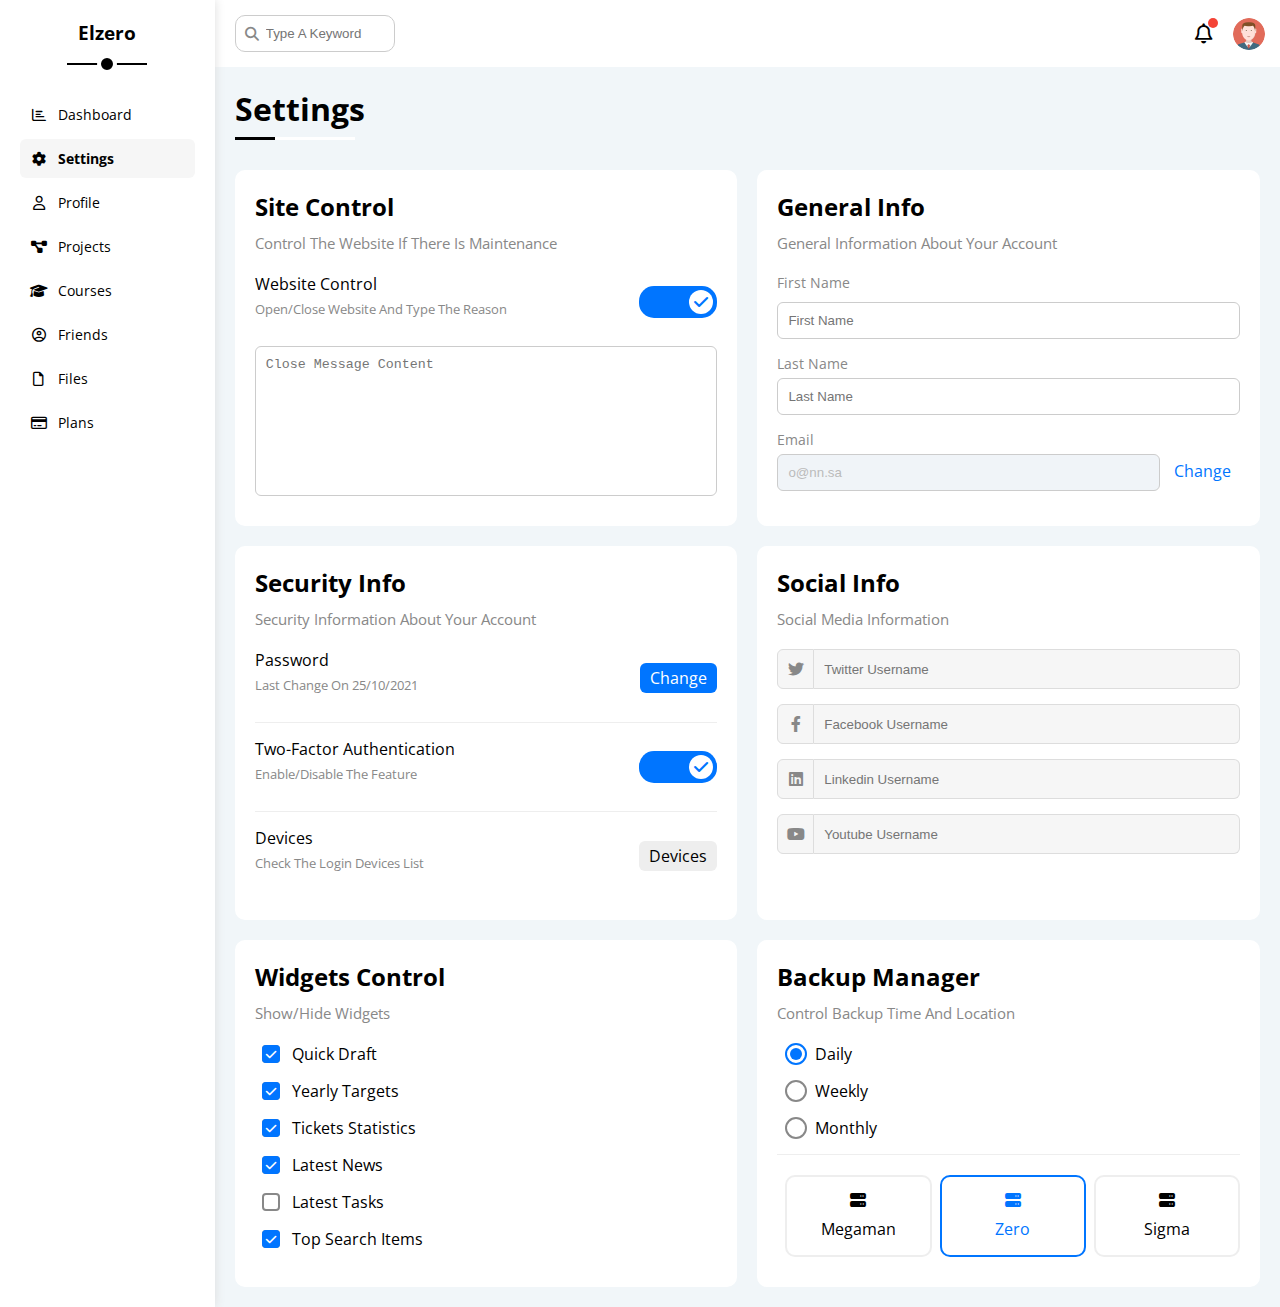
<file: html/settings.html>
<!DOCTYPE html>
<html lang="en">
  <head>
    <meta charset="UTF-8" />
    <meta http-equiv="X-UA-Compatible" content="IE=edge" />
    <meta name="viewport" content="width=device-width, initial-scale=1.0" />
    <title>Settings</title>
    <!-- Font Awesome Library -->
    <link rel="stylesheet" href="../css/all.min.css" />
    <!-- Framework -->
    <link rel="stylesheet" href="../css/framework.css" />
    <!-- Main Style -->
    <link rel="stylesheet" href="../css/style.css" />
    <!-- Google Fonts -->
    <link rel="preconnect" href="https://fonts.googleapis.com" />
    <link rel="preconnect" href="https://fonts.gstatic.com" crossorigin />
    <link href="https://fonts.googleapis.com/css2?family=Open+Sans:wght@300;500&display=swap" rel="stylesheet" />
  </head>
  <body>
    <div class="page d-flex">
      <div class="sidebar bg-white p-relative">
        <h3 class="p-relative mt-0 txt-c">Elzero</h3>
        <ul>
          <li>
            <a
              class="p-10 fs-14 c-black rad-6 d-flex align-center"
              href="../index.html"
            >
              <i class="fa-regular fa-chart-bar fa-fw"></i>
              <span class="hide-mobile">Dashboard</span>
            </a>
          </li>
          <li>
            <a
              class="active p-10 fs-14 c-black rad-6 d-flex align-center"
              href="settings.html"
            >
              <i class="fa-solid fa-gear fa-fw"></i>
              <span class="hide-mobile">Settings</span>
            </a>
          </li>
          <li>
            <a
              class="p-10 fs-14 c-black rad-6 d-flex align-center"
              href="profile.html"
            >
              <i class="fa-regular fa-user fa-fw"></i>
              <span class="hide-mobile">Profile</span>
            </a>
          </li>
          <li>
            <a
              class="p-10 fs-14 c-black rad-6 d-flex align-center"
              href="projects.html"
            >
              <i class="fa-solid fa-diagram-project fa-fw"></i>
              <span class="hide-mobile">Projects</span>
            </a>
          </li>
          <li>
            <a
              class="p-10 fs-14 c-black rad-6 d-flex align-center"
              href="courses.html"
            >
              <i class="fa-solid fa-graduation-cap fa-fw"></i>
              <span class="hide-mobile">Courses</span>
            </a>
          </li>
          <li>
            <a
              class="p-10 fs-14 c-black rad-6 d-flex align-center"
              href="friends.html"
            >
              <i class="fa-regular fa-user-circle fa-fw"></i>
              <span class="hide-mobile">Friends</span>
            </a>
          </li>
          <li>
            <a
              class="p-10 fs-14 c-black rad-6 d-flex align-center"
              href="files.html"
            >
              <i class="fa-regular fa-file fa-fw"></i>
              <span class="hide-mobile">Files</span>
            </a>
          </li>
          <li>
            <a
              class="p-10 fs-14 c-black rad-6 d-flex align-center"
              href="plans.html"
            >
              <i class="fa-regular fa-credit-card fa-fw"></i>
              <span class="hide-mobile">Plans</span>
            </a>
          </li>
        </ul>
      </div>
      <!-- Start Content -->
      <div class="content w-full">
        <!-- Start Header -->
        <div class="header bg-white p-15 flex-between">
          <div class="search p-relative">
            <input
              class="rad-10 p-10"
              type="search"
              placeholder="Type A Keyword"
            />
          </div>
          <div class="icons d-flex align-center">
            <span class="notification p-relative rad-half">
              <i class="fa-regular fa-bell fa-lg"></i>
            </span>
            <img src="../imgs/avatar.png" alt="" />
          </div>
        </div>
        <!-- End Header -->
        <!-- Start Boxes -->
        <h1 class="main-heading p-relative">Settings</h1>
        <div class="settings-page m-20 d-grid gap-20">
          <!-- Start Settings box -->
          <div class="bg-white p-20 rad-10">
            <h2 class="mt-0 mb-10">Site Control</h2>
            <p class="mt-0 mb-20 c-grey fs-15">
              Control The Website If There Is Maintenance
            </p>
            <div class="mb-15 flex-between">
              <div>
                <span>Website Control</span>
                <p class="mt-5 mb-0 c-grey fs-13">
                  Open/Close Website And Type The Reason
                </p>
              </div>
              <div>
                <label>
                  <input type="checkbox" class="toggle-checkbox" checked />
                  <div class="toggle-switch"></div>
                </label>
              </div>
            </div>
            <textarea
              class="w-full rad-6 d-block p-10"
              placeholder="Close Message Content"
            ></textarea>
          </div>
          <!-- End Settings box -->
          <!-- Start Settings box -->
          <div class="bg-white p-20 rad-10">
            <h2 class="mt-0 mb-10">General Info</h2>
            <p class="mt-5 mb-20 c-grey fs-15">
              General Information About Your Account
            </p>
            <div class="mb-15">
              <label class="d-block c-grey mb-10 fs-14" for="first"
                >First Name</label
              >
              <input
                class="b-none b-ccc rad-6 p-10 w-full d-block"
                type="text"
                placeholder="First Name"
                id="first"
              />
            </div>
            <div class="mb-15">
              <label class="d-block c-grey mb-5 fs-14" for="last"
                >Last Name</label
              >
              <input
                class="b-none b-ccc rad-6 p-10 w-full d-block"
                type="text"
                placeholder="Last Name"
                id="last"
              />
            </div>
            <div class="mb-15">
              <label class="d-block c-grey mb-5 fs-14" for="Email">Email</label>
              <input
                class="b-none b-ccc rad-6 p-10 w-full mr-10"
                type="email"
                value="o@nn.sa"
                id="last"
                disabled
              />
              <a href="#" class="c-blue">Change</a>
            </div>
          </div>
          <!-- End Settings box -->
          <!-- Start Settings box -->
          <div class="bg-white rad-10 p-20">
            <h2 class="mt-0 mb-10">Security Info</h2>
            <p class="mt-5 mb-20 c-grey fs-15">
              Security Information About Your Account
            </p>
            <div class="sec-box mb-15 flex-between">
              <div>
                <span>Password</span>
                <p class="c-grey fs-13 mt-5 mb-0">Last Change On 25/10/2021</p>
              </div>
              <a href="#" class="btn-shape bg-blue c-white">Change</a>
            </div>
            <div class="sec-box mb-15 flex-between">
              <div>
                <span>Two-Factor Authentication</span>
                <p class="c-grey fs-13 mt-5 mb-0">Enable/Disable The Feature</p>
              </div>
              <div>
                <label>
                  <input type="checkbox" class="toggle-checkbox" checked />
                  <div class="toggle-switch"></div>
                </label>
              </div>
            </div>
            <div class="sec-box flex-between">
              <div>
                <span>Devices</span>
                <p class="c-grey fs-13 mt-5 mb-0">
                  Check The Login Devices List
                </p>
              </div>
              <a href="#" class="btn-shape bg-eee c-black">Devices</a>
            </div>
          </div>
          <!-- End Settings box -->
          <!-- Start Settings box -->
          <div class="social bg-white p-20 rad-10">
            <h2 class="mt-0 mb-10">Social Info</h2>
            <p class="mt-5 mb-20 fs-15 c-grey">Social Media Information</p>
            <div class="d-flex align-center mb-15">
              <i class="fab fa-twitter center-flex c-grey"></i>
              <input
                class="w-full"
                type="text"
                placeholder="Twitter Username"
              />
            </div>
            <div class="d-flex align-center mb-15">
              <i class="fab fa-facebook-f center-flex c-grey"></i>
              <input
                class="w-full"
                type="text"
                placeholder="Facebook Username"
              />
            </div>
            <div class="d-flex align-center mb-15">
              <i class="fab fa-linkedin center-flex c-grey"></i>
              <input
                class="w-full"
                type="text"
                placeholder="Linkedin Username"
              />
            </div>
            <div class="d-flex align-center mb-15">
              <i class="fab fa-youtube center-flex c-grey"></i>
              <input
                class="w-full"
                type="text"
                placeholder="Youtube Username"
              />
            </div>
          </div>
          <!-- End Settings box -->
          <!-- Start Settings box -->
          <div class="bg-white rad-10 p-20">
            <h2 class="mt-0 mb-10">Widgets Control</h2>
            <p class="mt-0 mb-20 c-grey fs-15">Show/Hide Widgets</p>
            <div class="control mb-15 d-flex align-center">
              <input type="checkbox" id="draft" checked />
              <label for="draft">Quick Draft</label>
            </div>
            <div class="control mb-15 d-flex align-center">
              <input type="checkbox" id="targets" checked />
              <label for="targets">Yearly Targets</label>
            </div>
            <div class="control mb-15 d-flex align-center">
              <input type="checkbox" id="tickets" checked />
              <label for="tickets">Tickets Statistics</label>
            </div>
            <div class="control mb-15 d-flex align-center">
              <input type="checkbox" id="news" checked />
              <label for="news">Latest News</label>
            </div>
            <div class="control mb-15 d-flex align-center">
              <input type="checkbox" id="tasks" />
              <label for="tasks">Latest Tasks</label>
            </div>
            <div class="control mb-15 d-flex align-center">
              <input type="checkbox" id="search" checked />
              <label for="search">Top Search Items</label>
            </div>
          </div>
          <!-- End Settings box -->
          <!-- Start Settings box -->
          <div class="backup bg-white rad-10 p-20">
            <h2 class="mt-0 mb-10">Backup Manager</h2>
            <p class="mt-0 mb-20 fs-15 c-grey">
              Control Backup Time And Location
            </p>
            <div class="date mb-15 d-flex align-center">
              <input type="radio" name="time" id="daily" checked />
              <label for="daily">Daily</label>
            </div>
            <div class="date mb-15 d-flex align-center">
              <input type="radio" name="time" id="weekly" />
              <label for="weekly">Weekly</label>
            </div>
            <div class="date mb-15 d-flex align-center">
              <input type="radio" name="time" id="monthly" />
              <label for="monthly">Monthly</label>
            </div>
            <div class="servers d-flex align-center txt-c">
              <input type="radio" name="servers" id="one" />
              <div class="server mb-10 rad-10 w-full">
                <label class="m-15 d-block" for="one"
                  ><i class="fa-solid fa-server d-block mb-10"></i>Megaman</label
                >
              </div>
              <input type="radio" name="servers" id="two" checked />
              <div class="server mb-10 rad-10 w-full">
                <label class="m-15 d-block" for="two"
                  ><i class="fa-solid fa-server d-block mb-10"></i>Zero</label
                >
              </div>
              <input type="radio" name="servers" id="three" />
              <div class="server mb-10 rad-10 w-full">
                <label class="m-15 d-block" for="three"
                  ><i class="fa-solid fa-server d-block mb-10"></i>Sigma</label
                >
              </div>
            </div>
          </div>
          <!-- End Settings box -->
        </div>
        <!-- End Boxes -->
      </div>
      <!-- End Content --
    </div>
  </body>
</html>
</file>
<file: css/framework.css>
/* Start Variables */
:root {
  --blue-color: #0075ff;
  --blue-alt-color: #0d69d5;
  --orange-color: #f59e0b;
  --green-color: #22c55e;
  --red-color: #f44336;
  --grey-color: #888;
}

/* End Variables */

/* Start Padding + Margin */
.p-5 {
  padding: 5px;
}

.p-10 {
  padding: 10px;
}

.p-15 {
  padding: 15px;
}

.p-20 {
  padding: 20px;
}

.p-25 {
  padding: 25px;
}

.pt-5 {
  padding-top: 5px;
}

.pt-10 {
  padding-top: 10px;
}

.pt-15 {
  padding-top: 15px;
}

.pt-20 {
  padding-top: 20px;
}

.pl-10 {
  padding-left: 10px;
}

.pl-15 {
  padding-left: 15px;
}

.pb-10 {
  padding-bottom: 10px;
}

.pb-15 {
  padding-bottom: 15px;
}

.pb-20 {
  padding-bottom: 20px;
}

.m-auto {
  margin: auto;
}

.m-0 {
  margin: 0;
}

.m-5 {
  margin: 5px;
}

.m-10 {
  margin: 10px;
}

.m-15 {
  margin: 15px;
}

.m-20 {
  margin: 20px;
}

.m-25 {
  margin: 25px;
}

.mt-0 {
  margin-top: 0;
}

.mt-5 {
  margin-top: 5px;
}

.mt-10 {
  margin-top: 10px;
}

.mt-15 {
  margin-top: 15px;
}

.mt-20 {
  margin-top: 20px;
}

.mt-25 {
  margin-top: 25px;
}

.mr-10 {
  margin-right: 10px;
}

.mr-15 {
  margin-right: 15px;
}

.mb-5 {
  margin-bottom: 5px;
}

.mb-10 {
  margin-bottom: 10px;
}

.mb-15 {
  margin-bottom: 15px;
}

.mb-20 {
  margin-bottom: 20px;
}

.mb-25 {
  margin-bottom: 25px;
}

/* End Padding + Margin */

/* Start Color */
.c-black {
  color: black;
}

.c-white {
  color: white;
}

.c-grey {
  color: var(--grey-color);
}

.c-blue {
  color: var(--blue-color);
}

.c-red {
  color: var(--red-color);
}

.c-orange {
  color: var(--orange-color);
}

.c-green {
  color: var(--green-color);
}

.bg-white {
  background-color: white;
}

.bg-eee {
  background-color: #eee;
}

.bg-blue {
  background-color: var(--blue-color);
}

.bg-orange {
  background-color: var(--orange-color);
}

.bg-green {
  background-color: var(--green-color);
}

.bg-red {
  background-color: var(--red-color);
}

/* End Color */

/* Start Box */
.w-fit {
  width: fit-content;
}

.w-full {
  width: 100%;
}

.h-full {
  height: 100%;
}

.d-block {
  display: block;
}

.d-flex {
  display: flex;
}

.d-grid {
  display: grid;
}

.gap-20 {
  gap: 20px;
}

.space-between {
  justify-content: space-between;
}

.align-center {
  align-items: center;
}

/* End Box */

/* Start Font */
.fs-13 {
  font-size: 13px;
}

.fs-14 {
  font-size: 14px;
}

.fs-15 {
  font-size: 15px;
}

.fs-16 {
  font-size: 16px;
}

.fs-25 {
  font-size: 25px;
}

.txt-c {
  text-align: center;
}

.fw-bold {
  font-weight: bold;
}

/* End Font */

/* Start Border */
.b-none {
  border: none;
}

.b-ccc {
  border: 1px solid #ccc;
}

.b-eee {
  border: 1px solid #eee;
}

.rad-6 {
  border-radius: 6px;
  -webkit-border-radius: 6px;
  -moz-border-radius: 6px;
  -ms-border-radius: 6px;
  -o-border-radius: 6px;
}

.rad-10 {
  border-radius: 10px;
  -webkit-border-radius: 10px;
  -moz-border-radius: 10px;
  -ms-border-radius: 10px;
  -o-border-radius: 10px;
}

.rad-half {
  border-radius: 50%;
  -webkit-border-radius: 50%;
  -moz-border-radius: 50%;
  -ms-border-radius: 50%;
  -o-border-radius: 50%;
}

/* End Border */

/* Start Position */
.p-relative {
  position: relative;
}

.p-absolute {
  position: absolute;
}

/* End Position */

/* Start Components */
.flex-between {
  display: flex;
  justify-content: space-between;
  align-items: center;
}

.center-flex {
  display: flex;
  justify-content: center;
  align-items: center;
}

.f-wrap {
  flex-wrap: wrap;
}

.btn-shape {
  padding: 4px 10px;
  border-radius: 6px;
  -webkit-border-radius: 6px;
  -moz-border-radius: 6px;
  -ms-border-radius: 6px;
  -o-border-radius: 6px;
}

.pointer {
  cursor: pointer;
}

/* End Components */

/* Start Mobile */
@media (max-width: 767px) {
  .hide-mobile {
    display: none;
  }

  .block-mobile {
    display: block;
  }

  .txt-c-mobile {
    text-align: center;
  }
}

/* End Mobile */
</file>
<file: css/style.css>
/* Start Variables */
:root {
  --blue-color: #0075ff;
  --blue-alt-color: #0d69d5;
  --orange-color: #f59e0b;
  --green-color: #22c55e;
  --red-color: #f44336;
  --grey-color: #888;
}

/* End Variables */

/* Start Global Rules */
* {
  box-sizing: border-box;
  -moz-box-sizing: border-box;
  -webkit-box-sizing: border-box;
}

body {
  font-family: "Open Sans", sans-serif;
  margin: 0;
  scroll-behavior: smooth;
}

::-webkit-scrollbar {
  width: 15px;
}

::-webkit-scrollbar-track {
  background-color: white;
}

::-webkit-scrollbar-thumb {
  background-color: var(--blue-color);
}

::-webkit-scrollbar-thumb:hover {
  background-color: var(--blue-alt-color);
}

*:focus {
  outline: none;
}

a {
  text-decoration: none;
}

ul {
  list-style: none;
  padding: 0;
}

.page {
  min-height: 100vh;
  background-color: #f1f6f9;
}

.main-heading {
  margin: 20px 20px 40px;
}

.main-heading::before,
.main-heading::after {
  content: "";
  position: absolute;
  top: 50px;
  left: 0;
  height: 3px;
}

.main-heading::before {
  background-color: white;
  width: 120px;
}

.main-heading::after {
  background-color: black;
  width: 40px;
}

/* End Global Rules */

/* Start Sidebar */
.sidebar {
  width: 58px;
  box-shadow: 0 0 10px 0 #ddd;
  padding: 10px;
}

.sidebar ul li a {
  margin-bottom: 5px;
  transition: 0.3s;
  -webkit-transition: 0.3s;
  -moz-transition: 0.3s;
  -ms-transition: 0.3s;
  -o-transition: 0.3s;
}

.sidebar ul li > .active,
.sidebar ul li a:hover {
  background-color: #f6f6f6;
}

.sidebar ul li > .active {
  font-weight: bold;
}

.sidebar > h3 {
  margin-bottom: 50px;
}

@media (max-width: 767px) {
  .sidebar > h3 {
    font-size: 14px;
    margin-bottom: 0;
  }
}

@media (min-width: 768px) {
  .sidebar {
    width: 250px;
    padding: 20px;
  }

  .sidebar > h3::before,
  .sidebar > h3::after {
    content: "";
    position: absolute;
    background-color: black;
    left: 50%;
    transform: translateX(-50%);
    -webkit-transform: translateX(-50%);
    -moz-transform: translateX(-50%);
    -ms-transform: translateX(-50%);
    -o-transform: translateX(-50%);
  }

  .sidebar > h3::before {
    width: 80px;
    height: 2px;
    bottom: -20px;
  }

  .sidebar > h3::after {
    width: 12px;
    height: 12px;
    bottom: -29px;
    border: 4px solid white;
    border-radius: 50%;
    -webkit-border-radius: 50%;
    -moz-border-radius: 50%;
    -ms-border-radius: 50%;
    -o-border-radius: 50%;
  }

  .sidebar ul li a span {
    margin-left: 10px;
  }
}

/* End Sidebar */

/* Start Content */
/* Start Header */
.content {
  overflow: hidden;
}

.content .header .search::before {
  content: "\f002";
  font-family: var(--fa-style-family, "Font Awesome 6 Free");
  position: absolute;
  top: 50%;
  left: 15px;
  font-size: 14px;
  font-weight: 600;
  color: var(--grey-color);
  transform: translateY(-50%);
}

.content .header .search input {
  width: 160px;
  margin-left: 5px;
  border: 1px solid #ccc;
  padding-left: 30px;
  transition: 0.3s;
  -webkit-transition: 0.3s;
  -moz-transition: 0.3s;
  -ms-transition: 0.3s;
  -o-transition: 0.3s;
}

.content .header .search input:focus {
  width: 200px;
}

.content .header .search input::placeholder {
  transition: 0.3s;
  -webkit-transition: 0.3s;
  -moz-transition: 0.3s;
  -ms-transition: 0.3s;
  -o-transition: 0.3s;
}

.content .header .search input:focus::placeholder {
  opacity: 0;
}

.content .header .icons img {
  margin-left: 15px;
  width: 32px;
  height: 32px;
  cursor: pointer;
  border-radius: 50%;
  -webkit-border-radius: 50%;
  -moz-border-radius: 50%;
  -ms-border-radius: 50%;
  -o-border-radius: 50%;
  transition: 0.3s;
  -webkit-transition: 0.3s;
  -moz-transition: 0.3s;
  -ms-transition: 0.3s;
  -o-transition: 0.3s;
}

.content .header .icons img:hover {
  outline: 3px solid #fef;
}

.content .header .icons span {
  cursor: pointer;
  transition: 0.3s;
  -webkit-transition: 0.3s;
  -moz-transition: 0.3s;
  -ms-transition: 0.3s;
  -o-transition: 0.3s;
  padding: 5px;
}

.content .header .icons span:hover {
  background-color: #eee;
}

.content .header .icons span::before {
  content: "";
  position: absolute;
  top: 0;
  right: 0;
  width: 10px;
  height: 10px;
  background-color: var(--red-color);
  border-radius: 50%;
  -webkit-border-radius: 50%;
  -moz-border-radius: 50%;
  -ms-border-radius: 50%;
  -o-border-radius: 50%;
}

/* End Header */
/* Start Welcome Widget */
.wrapper {
  grid-template-columns: repeat(auto-fill, minmax(450px, 1fr));
  margin-left: 20px;
  margin-right: 20px;
  margin-bottom: 20px;
}

.wrapper .welcome {
  overflow: hidden;
}

.wrapper .welcome > img {
  width: 64px;
  height: 64px;
  border: 2px solid white;
  padding: 2px;
  box-shadow: 0 0 5px #ddd;
  margin-left: 20px;
  margin-top: -32px;
  border-radius: 50%;
  -webkit-border-radius: 50%;
  -moz-border-radius: 50%;
  -ms-border-radius: 50%;
  -o-border-radius: 50%;
}

.wrapper .welcome .intro > img {
  width: 200px;
  margin-bottom: -10px;
}

.wrapper .welcome .body {
  border-top: 1px solid #eee;
  border-bottom: 1px solid #eee;
}

.wrapper .welcome .body > div {
  flex: 1;
}

.wrapper .welcome .visit {
  margin: 0 15px 15px auto;
  transition: 0.3s;
  -webkit-transition: 0.3s;
  -moz-transition: 0.3s;
  -ms-transition: 0.3s;
  -o-transition: 0.3s;
}

.wrapper .welcome .visit:hover {
  background-color: var(--blue-alt-color);
}

@media (max-width: 767px) {
  .wrapper {
    grid-template-columns: minmax(200px, 1fr);
    margin-left: 10px;
    margin-right: 10px;
    gap: 10px;
  }

  .wrapper .welcome .intro {
    padding-bottom: 30px;
  }

  .wrapper .welcome .body > div:not(:last-child) {
    margin-bottom: 20px;
  }

  .wrapper .welcome > img {
    margin-left: 0;
  }
}

/* End Welcome Widget */

/* Start Quick Draft */
.draft form textarea {
  resize: none;
  min-height: 180px;
}

.draft form input[type="submit"] {
  margin-left: auto;
}

/* End Quick Draft */

/* Start Yearly Targets */
.targets .icon {
  width: 80px;
  height: 80px;
  margin-right: 15px;
}

.targets .details {
  flex: 1;
}

.blue .icon,
.blue .progress {
  background-color: rgba(0, 119, 255, 0.2);
}

.orange .icon,
.orange .progress {
  background-color: rgba(245, 159, 11, 0.2);
}

.green .icon,
.green .progress {
  background-color: rgba(34, 197, 94, 0.2);
}

.targets .progress {
  height: 4px;
}

.targets .progress > span {
  top: 0;
  left: 0;
  height: 100%;
}

.targets .progress > span span {
  bottom: 16px;
  right: -16px;
  font-size: 13px;
  padding: 2px 5px;
  border-radius: 6px;
  -webkit-border-radius: 6px;
  -moz-border-radius: 6px;
  -ms-border-radius: 6px;
  -o-border-radius: 6px;
}

.targets .progress > span span::after {
  content: "";
  border-width: 5px;
  border-style: solid;
  border-color: transparent;
  position: absolute;
  top: 100%;
  left: 50%;
  transform: translateX(-50%);
  -webkit-transform: translateX(-50%);
  -moz-transform: translateX(-50%);
  -ms-transform: translateX(-50%);
  -o-transform: translateX(-50%);
}

.targets .progress > .blue span::after {
  border-top-color: var(--blue-color);
}

.targets .progress > .orange span::after {
  border-top-color: var(--orange-color);
}

.targets .progress > .green span::after {
  border-top-color: var(--green-color);
}

/* End Yearly Targets */
/* Start Stats */
.stats .box {
  border: 1px solid #ccc;
  width: calc(50% - 10px);
}

@media (max-width: 767px) {
  .stats .box {
    width: 100%;
  }
}

/* End Stats */
/* Start Latest News */
.news .news-row:not(:last-child) {
  margin-bottom: 20px;
  padding-bottom: 20px;
  border-bottom: 1px solid #eee;
}

.news .news-row img {
  width: 100px;
  margin-right: 15px;
  border-radius: 6px;
  -webkit-border-radius: 6px;
  -moz-border-radius: 6px;
  -ms-border-radius: 6px;
  -o-border-radius: 6px;
}

.news .news-row .info {
  flex: 1;
}

.news .news-row .info h3 {
  margin: 0 0 6px;
  font-size: 16px;
}

@media (max-width: 767px) {
  .news .news-row {
    display: block;
  }

  .news .news-row > span {
    width: fit-content;
    margin: 10px auto;
  }
}

/* End Latest News */
/* Start Latest Tasks */
.task-row:not(:last-child) {
  margin-bottom: 15px;
  padding-bottom: 15px;
  border-bottom: 1px solid #eee;
}

.task-row i {
  cursor: pointer;
  transition: 0.3s;
  -webkit-transition: 0.3s;
  -moz-transition: 0.3s;
  -ms-transition: 0.3s;
  -o-transition: 0.3s;
}

.task-row i:hover {
  color: red;
}

.tasks .finished .info {
  text-decoration: line-through;
  opacity: 0.3;
}

/* End Latest Tasks */
/* Start Top Search Items */
/* End Top Search Items */
/* Start Latest Uploads */
.uploads-row:not(:last-child) {
  border-bottom: 1px solid #eee;
}

.uploads-row img {
  width: 40px;
  margin-right: 10px;
}

.uploads-row .info {
  flex: 1;
}

/* End Latest Uploads */
/* Start Last Project Progress */
.project-progress img {
  position: absolute;
  right: 0;
  bottom: 0;
  width: 160px;
  opacity: 0.2;
}

.project-progress ul::after {
  content: "";
  position: absolute;
  top: 0;
  left: 11px;
  width: 2px;
  height: 100%;
  background-color: var(--blue-color);
}

@media (max-width: 441px) {
  .project-progress ul::after {
    height: calc(100% - 10px);
  }
}

.project-progress li::before {
  content: "";
  display: block;
  margin-right: 15px;
  width: 20px;
  height: 20px;
  border: 2px solid white;
  outline: 2px solid var(--blue-color);
  background-color: white;
  border-radius: 50%;
  -webkit-border-radius: 50%;
  -moz-border-radius: 50%;
  -ms-border-radius: 50%;
  -o-border-radius: 50%;
  z-index: 1;
}

.project-progress .done::before {
  background-color: var(--blue-color);
}

.project-progress .flashing::before {
  animation: flashing 1s infinite alternate;
  -webkit-animation: flashing 1s infinite alternate;
}

/* End Last Project Progress */
/* Start Reminders */
.reminders ul li .circle {
  width: 15px;
  height: 15px;
}

.reminders ul li .blue {
  border-left: 2px solid var(--blue-color);
}

.reminders ul li .green {
  border-left: 2px solid var(--green-color);
}

.reminders ul li .orange {
  border-left: 2px solid var(--orange-color);
}

.reminders ul li .red {
  border-left: 2px solid var(--red-color);
}

/* End Reminders */
/* Start Latest Posts */
.latest-posts .head img {
  width: 50px;
}

.latest-posts .post-content {
  line-height: 1.8;
  border-top: 1px solid #eee;
  border-bottom: 1px solid #eee;
  min-height: 140px;
}

/* End Latest Posts */
/* Start Social Media Stats */
.social .box {
  padding-left: 70px;
}

.social .twitter {
  background-color: rgb(29, 161, 242, 0.2);
  color: #1da1f2;
}

.social .facebook {
  background-color: rgb(24, 118, 242, 0.2);
  color: #1877f2;
}

.social .youtube {
  background-color: rgb(255, 0, 0, 0.2);
  color: #ff0000;
}

.social .linkedin {
  background-color: rgb(10, 102, 194, 0.2);
  color: #0a66c2;
}

.social .box i {
  position: absolute;
  top: 0;
  left: 0;
  width: 52px;
  cursor: pointer;
  transition: 0.3s;
  -webkit-transition: 0.3s;
  -moz-transition: 0.3s;
  -ms-transition: 0.3s;
  -o-transition: 0.3s;
}

.social .box i:hover {
  transform: scale(1.1);
  -webkit-transform: scale(1.1);
  -moz-transform: scale(1.1);
  -ms-transform: scale(1.1);
  -o-transform: scale(1.1);
}

.social .twitter i,
.social .twitter a {
  background-color: #1da1f2;
}

.social .facebook i,
.social .facebook a {
  background-color: #1877f2;
}

.social .youtube i,
.social .youtube a {
  background-color: #ff0000;
}

.social .linkedin i,
.social .linkedin a {
  background-color: #0a66c2;
}

/* End Social Media Stats */
/* Start Projects Table */
.projects-table .responsive-table {
  overflow-x: auto;
}

.projects-table table {
  min-width: 1000px;
  border-spacing: 0;
}

.projects-table table thead {
  background-color: #eee;
  font-weight: bold;
}

.projects-table tbody tr {
  transition: 0.3s;
  -webkit-transition: 0.3s;
  -moz-transition: 0.3s;
  -ms-transition: 0.3s;
  -o-transition: 0.3s;
}

.projects-table tbody tr:hover {
  background-color: #faf7f7;
}

.projects-table table td {
  padding: 15px;
}

.projects-table td {
  border-left: 1px solid #eee;
  border-bottom: 1px solid #eee
}

.projects-table td:last-child {
  border-right: 1px solid #eee;
}

.projects-table img {
  width: 32px;
  height: 32px;
  padding: 2px;
  background-color: white;
  border-radius: 50%;
  -webkit-border-radius: 50%;
  -moz-border-radius: 50%;
  -ms-border-radius: 50%;
  -o-border-radius: 50%;
}

.projects-table img:not(:first-child) {
  margin-left: -20px;
}

/* End Projects Table */
/* End Content */
/* Start Toggle Switch */
.toggle-checkbox {
  -webkit-appearance: none;
  appearance: none;
  display: none;
}

.toggle-switch {
  width: 78px;
  height: 32px;
  background-color: #ccc;
  position: relative;
  cursor: pointer;
  transition: 0.3s;
  border-radius: 15px;
  -webkit-border-radius: 15px;
  -moz-border-radius: 15px;
  -ms-border-radius: 15px;
  -o-border-radius: 15px;
  -webkit-transition: 0.3s;
  -moz-transition: 0.3s;
  -ms-transition: 0.3s;
  -o-transition: 0.3s;
}

.toggle-switch::before {
  font-family: var(--fa-style-family-classic, "Font Awesome 6 Free");
  content: "\f00d";
  font-weight: 1000;
  display: flex;
  justify-content: center;
  align-items: center;
  background-color: white;
  width: 24px;
  height: 24px;
  border-radius: 50%;
  -webkit-border-radius: 50%;
  -moz-border-radius: 50%;
  -ms-border-radius: 50%;
  -o-border-radius: 50%;
  position: absolute;
  top: 4px;
  left: 4px;
  color: #aaa;
  transition: 0.3s;
  -webkit-transition: 0.3s;
  -moz-transition: 0.3s;
  -ms-transition: 0.3s;
  -o-transition: 0.3s;
}

.toggle-checkbox:checked + .toggle-switch {
  background-color: var(--blue-color);
}

.toggle-checkbox:checked + .toggle-switch::before {
  content: "\f00c";
  color: var(--blue-color);
  left: 50px;
}

/* End Toggle Switch */
/* Start Settings Page */
.settings-page {
  grid-template-columns: repeat(auto-fill, minmax(450px, 1fr));
}

@media (max-width:767px) {
  .settings-page {
    grid-template-columns: minmax(100px, 1fr);
    margin-right: 10px;
    margin-left: 10px;
    gap: 10px;
  }
}

textarea {
  border: 1px solid #ccc;
  resize: none;
  min-height: 150px;
}

.settings-page :disabled {
  cursor: no-drop;
  color: #bbb;
  background-color: #f0f4f8;
}

.settings-page input[type="email"] {
  display: inline-flex;
  width: calc(100% - 80px);
}

.settings-page .sec-box {
  padding-bottom: 15px;
}

.settings-page .sec-box:not(:last-child) {
  border-bottom: 1px solid #eee;
}

.settings-page .social i,
.settings-page .social input {
  background-color: #f6f6f6;
  height: 40px;
  border: 1px solid #ddd;
}

.settings-page .social i {
  width: 40px;
  border-radius: 6px 0 0 6px;
  -webkit-border-radius: 6px 0 0 6px;
  -moz-border-radius: 6px 0 0 6px;
  -ms-border-radius: 6px 0 0 6px;
  -o-border-radius: 6px 0 0 6px;
  transition: 0.3s;
  -webkit-transition: 0.3s;
  -moz-transition: 0.3s;
  -ms-transition: 0.3s;
  -o-transition: 0.3s;
}

.settings-page .social input {
  padding-left: 10px;
  border-left: none;
  border-radius: 0 6px 6px 0;
  -webkit-border-radius: 0 6px 6px 0;
  -moz-border-radius: 0 6px 6px 0;
  -ms-border-radius: 0 6px 6px 0;
  -o-border-radius: 0 6px 6px 0;
}

.settings-page .social div:first-of-type:focus-within i {
  color: #1da1f2;
}

.settings-page .social div:nth-of-type(2):focus-within i {
  color: #1877f2;
}

.settings-page .social div:nth-of-type(3):focus-within i {
  color: #0a66c2;
}

.settings-page .social div:last-of-type:focus-within i {
  color: #f00;
}

.settings-page .control input {
  -webkit-appearance: none;
  appearance: none;
}

.settings-page .control label {
  position: relative;
  padding-left: 30px;
  cursor: pointer;
}

.settings-page .control label::before,
.settings-page .control label::after {
  position: absolute;
  top: 50%;
  left: 0;
  margin-top: -9px;
  border-radius: 4px;
  -webkit-border-radius: 4px;
  -moz-border-radius: 4px;
  -ms-border-radius: 4px;
  -o-border-radius: 4px;
}

.settings-page .control label::before {
  content: "";
  width: 14px;
  height: 14px;
  border: 2px solid var(--grey-color);
}

.settings-page .control label:hover::before {
  border-color: var(--blue-color);
}

.settings-page .control label::after {
  font-family: var(--fa-style-family-classic);
  content: "\f00c";
  font-weight: 900;
  width: 18px;
  height: 18px;
  display: flex;
  justify-content: center;
  align-items: center;
  color: white;
  background-color: var(--blue-color);
  font-size: 12px;
  transition: 0.3s;
  transform: scale(0) rotate(360deg);
  -webkit-transform: scale(0) rotate(360deg);
  -moz-transform: scale(0) rotate(360deg);
  -ms-transform: scale(0) rotate(360deg);
  -o-transform: scale(0) rotate(360deg);
  -webkit-transition: 0.3s;
  -moz-transition: 0.3s;
  -ms-transition: 0.3s;
  -o-transition: 0.3s;
}

.settings-page .control input:checked + label::after {
  transform: scale(1);
  -webkit-transform: scale(1);
  -moz-transform: scale(1);
  -ms-transform: scale(1);
  -o-transform: scale(1);
}

.settings-page .backup .date label {
  position: relative;
  padding-left: 30px;
  cursor: pointer;
}

.settings-page .backup input {
  -webkit-appearance: none;
  appearance: none;
}

.settings-page .backup .date label::before {
  content: "";
  width: 18px;
  height: 18px;
  background-color: white;
  border: 2px solid var(--grey-color);
  position: absolute;
  top: 50%;
  left: 0;
  margin-top: -11px;
  border-radius: 50%;
  -webkit-border-radius: 50%;
  -moz-border-radius: 50%;
  -ms-border-radius: 50%;
  -o-border-radius: 50%;
}

.settings-page .backup .date label::after {
  content: "";
  width: 12px;
  height: 12px;
  background-color: var(--blue-color);
  position: absolute;
  top: 5px;
  left: 5px;
  border-radius: 50%;
  -webkit-border-radius: 50%;
  -moz-border-radius: 50%;
  -ms-border-radius: 50%;
  -o-border-radius: 50%;
  transition: 0.3s;
  -webkit-transition: 0.3s;
  -moz-transition: 0.3s;
  -ms-transition: 0.3s;
  -o-transition: 0.3s;
  transform: scale(0);
  -webkit-transform: scale(0);
  -moz-transform: scale(0);
  -ms-transform: scale(0);
  -o-transform: scale(0);
}

.settings-page .backup .date input:checked + label::before {
  border-color: var(--blue-color);
}

.settings-page .backup .date input:checked + label::after {
  transform: scale(1);
  -webkit-transform: scale(1);
  -moz-transform: scale(1);
  -ms-transform: scale(1);
  -o-transform: scale(1);
}

.settings-page .backup label {
  cursor: pointer;
}

.settings-page .backup .servers {
  border-top: 1px solid #eee;
  padding-top: 20px;
}

@media (max-width:767px) {
  .settings-page .backup .servers {
    flex-wrap: wrap;
  }
}

.settings-page .backup .server {
  border: 2px solid #eee;
  transition: 0.3s;
  -webkit-transition: 0.3s;
  -moz-transition: 0.3s;
  -ms-transition: 0.3s;
  -o-transition: 0.3s;
}

.settings-page .backup input:checked + .server {
  border-color: var(--blue-color);
}

.settings-page .backup input:checked + .server {
  color: var(--blue-color);
}

/* End Settings Page */
/* Start Profile Page */
@media (max-width:767px) {
  .profile-page .overview {
    flex-direction: column;
  }
}

.profile-page .avatar {
  width: 300px;
}

@media (min-width:768px) {
  .profile-page .avatar {
    border-right: 1px solid #eee;
  }
}

.profile-page .avatar > img {
  width: 120px;
  height: 120px;
  border-radius: 50%;
  -webkit-border-radius: 50%;
  -moz-border-radius: 50%;
  -ms-border-radius: 50%;
  -o-border-radius: 50%;
}

.profile-page .avatar .progress {
  height: 6px;
  width: 70%;
  margin: auto;
  overflow: hidden;
}

.profile-page .avatar .progress span {
  position: absolute;
  top: 0;
  left: 0;
  height: 100%;
  background-color: var(--blue-color);
}

.profile-page .info .box {
  flex-wrap: wrap;
  transition: 0.3s;
  -webkit-transition: 0.3s;
  -moz-transition: 0.3s;
  -ms-transition: 0.3s;
  -o-transition: 0.3s;
}

.profile-page .info .box:hover {
  background-color: #f9f9f9;
}

.profile-page .info .box:not(:last-child) {
  border-bottom: 1px solid #eee;
}

.profile-page .info .box h4 {
  font-weight: normal;
}

.profile-page .info .box > div {
  min-width: 250px;
  padding: 10px 0 0;
}

.profile-page .info .box > div .toggle-switch {
  height: 20px;
}

.profile-page .info .box > div .toggle-switch::before {
  width: 12px;
  height: 12px;
  font-size: 8px;
}

.profile-page .info .box > div .toggle-checkbox:checked + .toggle-switch::before {
  left: 62px;
}

@media (max-width: 767px) {
  .profile-page .info .box > div .toggle-switch {
    margin: auto;
  }
}

.profile-page .data {
  flex-wrap: wrap;
}

.profile-page .data .skills {
  flex-grow: 1;
}

.profile-page .skills ul li {
  padding: 15px 0;
}

.profile-page .skills ul li:not(:last-child) {
  border-bottom: 1px solid #eee;
}

.profile-page .skills ul li span {
  display: inline-flex;
}

.profile-page .data .activities {
  flex-grow: 2;
}


.profile-page .data .activities .activity:not(:last-child) {
  border-bottom: 1px solid #eee;
  padding-bottom: 20px;
  margin-bottom: 20px;
}

.profile-page .data .activities .activity img {
  width: 64px;
  height: 64px;
  margin-right: 10px;
  border-radius: 50%;
  -webkit-border-radius: 50%;
  -moz-border-radius: 50%;
  -ms-border-radius: 50%;
  -o-border-radius: 50%;
}

@media (min-width: 768px) {
  .profile-page .data .activities .activity .date {
    margin-left: auto;
    text-align: right;
  }
}

@media (max-width: 767px) {
  .profile-page .data .activities {
    margin-top: 0;
  }

  .profile-page .data .activities .activity {
    flex-direction: column;
  }

  .profile-page .data .activities .activity img {
    margin-right: 0;
    margin-bottom: 15px;
  }

  .profile-page .data .activities .activity .date {
    margin-top: 15px;
  }
}

/* End Profile Page */
/* Start Projects Page */
.projects-page {
  grid-template-columns: repeat(auto-fill, minmax(450px, 1fr));
}

.projects-page .project > span {
  position: absolute;
  right: 10px;
  top: 10px;
}

.projects-page h4 {
  font-weight: normal;
}

.projects-page .team {
  min-height: 80px;
  position: relative;
}

.projects-page .team a {
  position: absolute;
  left: 0;
  bottom: 0;
}

.projects-page .team a:hover {
  z-index: 1000;
}

.projects-page .team a:nth-child(2) {
  left: 25px;
}

.projects-page .team a:nth-child(3) {
  left: 50px;
}

.projects-page .team a:nth-child(4) {
  left: 75px;
}

.projects-page .team a:nth-child(5) {
  left: 100px;
}

.projects-page .team a img {
  width: 40px;
  height: 40px;
  border: 2px solid white;
  border-radius: 50%;
  -webkit-border-radius: 50%;
  -moz-border-radius: 50%;
  -ms-border-radius: 50%;
  -o-border-radius: 50%;
}

.projects-page .job {
  justify-content: flex-end;
  border-top: 1px solid #eee;
  margin-top: 15px;
  padding-top: 15px;
}

.projects-page .job span {
  margin-left: 5px;
  width: fit-content;
}

.projects-page .info {
  border-top: 1px solid #eee;
  margin-top: 15px;
  padding-top: 15px;
}

.projects-page .info .progress {
  width: 260px;
  height: 8px;
  position: relative;
  overflow: hidden;
}

.projects-page .info .progress span {
  height: 100%;
  position: absolute;
  top: 0;
  left: 0;
  border-radius: 6px;
  -webkit-border-radius: 6px;
  -moz-border-radius: 6px;
  -ms-border-radius: 6px;
  -o-border-radius: 6px;
}

@media (max-width:767px) {
  .projects-page {
    grid-template-columns: minmax(250px, 1fr);
    margin-left: 10px;
    margin-right: 10px;
    gap: 10px;
  }

  .projects-page .job {
    flex-direction: column;
  }

  .projects-page .job span:not(:last-child) {
    margin-bottom: 15px;
  }

  .projects-page .info {
    flex-direction: column;
  }

  .projects-page .info .salary {
    margin-top: 15px;
  }
}

/* End Projects Page */
/* Start Courses Page */
.courses-page {
  grid-template-columns: repeat(auto-fill, minmax(300px, 1fr));
}

.courses-page .course {
  overflow: hidden;
}

.courses-page .course .cover {
  width: 100%;
}

.courses-page .course .instructor {
  width: 64px;
  height: 64px;
  position: absolute;
  top: 20px;
  left: 20px;
  border: 2px solid white;
  border-radius: 50%;
  -webkit-border-radius: 50%;
  -moz-border-radius: 50%;
  -ms-border-radius: 50%;
  -o-border-radius: 50%;
}

.courses-page .course .description > p {
  line-height: 1.6;
}

.courses-page .course .info {
  border-top: 1px solid #eee;
}


.courses-page .course .info .c-info {
  position: absolute;
  top: -13px;
  left: 50%;
  transform: translateX(-50%);
  -webkit-transform: translateX(-50%);
  -moz-transform: translateX(-50%);
  -ms-transform: translateX(-50%);
  -o-transform: translateX(-50%);
}

/* End Courses Page */
/* Start Friends Page */
.friends-page {
  grid-template-columns: repeat(auto-fill, minmax(300px, 1fr));
}

.friends-page .friend .contact {
  position: absolute;
  top: 10px;
  left: 10px;
}

.friends-page .friend .contact i {
  background-color: #eee;
  color: #666;
  padding: 10px;
  font-size: 13px;
  cursor: pointer;
  border-radius: 50%;
  -webkit-border-radius: 50%;
  -moz-border-radius: 50%;
  -ms-border-radius: 50%;
  -o-border-radius: 50%;
  transition: 0.3s;
  -webkit-transition: 0.3s;
  -moz-transition: 0.3s;
  -ms-transition: 0.3s;
  -o-transition: 0.3s;
}

.friends-page .friend .contact i:hover {
  color: white;
  background-color: var(--blue-color);
}

.friends-page .friend div > img {
  width: 100px;
  height: 100px;
  margin-top: 10px;
  margin-bottom: 10px;
  border-radius: 50%;
  -webkit-border-radius: 50%;
  -moz-border-radius: 50%;
  -ms-border-radius: 50%;
  -o-border-radius: 50%;
}

.friends-page .friend .icons {
  border-top: 1px solid #eee;
  border-bottom: 1px solid #eee;
  margin: 15px 0;
  padding: 15px 0;
}

.friends-page .friend .icons i {
  margin-right: 5px;
}

.friends-page .friend .icons .vip {
  position: absolute;
  top: 50%;
  right: 0;
  font-size: 40px;
  opacity: 0.2;
  transform: translateY(-50%);
  -webkit-transform: translateY(-50%);
  -moz-transform: translateY(-50%);
  -ms-transform: translateY(-50%);
  -o-transform: translateY(-50%);
}

/* End Friends Page */
/* Start Files Page */
.files-page {
  flex-direction: row-reverse;
  align-items: flex-start;
}

.files-page .files-stats {
  min-width: 260px;
}

.files-page .files-stats .icon {
  width: 40px;
  height: 40px;
  margin-right: 10px;
}

.files-page .files-stats .blue {
  background-color: rgb(0 117 255 / 20%);
}

.files-page .files-stats .green {
  background-color: rgb(34 197 94 / 20%);
}

.files-page .files-stats .red {
  background-color: rgb(244 67 54 / 20%);
}

.files-page .files-stats .orange {
  background-color: rgb(245 158 11 / 20%);
}

.files-page .files-stats .size {
  margin-left: auto;
}

.files-page .files-stats .upload {
  padding: 10px 15px;
  margin: 15px auto 0;
  transition: 0.3s;
  -webkit-transition: 0.3s;
  -moz-transition: 0.3s;
  -ms-transition: 0.3s;
  -o-transition: 0.3s;
}

.files-page .files-stats .upload:hover {
  background-color: var(--blue-alt-color);
}

.files-page .files-stats .upload:hover i {
  animation: go-up 0.8s infinite;
  -webkit-animation: go-up 0.8s infinite;
}

.files-page .files-stats .upload i {
  margin-right: 10px;
}

.files-page .files-content {
  grid-template-columns: repeat(auto-fill, minmax(200px, 1fr));
  flex: 1;
}

.files-page .files-content .file .icons img {
  width: 64px;
  height: 64px;
  transition: 0.3s;
  -webkit-transition: 0.3s;
  -moz-transition: 0.3s;
  -ms-transition: 0.3s;
  -o-transition: 0.3s;
}

.files-page .files-content .file .info {
  border-top: 1px solid #eee;
}

.files-page .files-content .file:hover img {
  transform: scale(1.1);
  -webkit-transform: scale(1.1);
  -moz-transform: scale(1.1);
  -ms-transform: scale(1.1);
  -o-transform: scale(1.1);
}

@media (max-width: 767px) {
  .files-page {
    flex-direction: column;
    align-items: normal;
  }
}

/* End Files Page */
/* Start Plans Page */
.plans-page {
  grid-template-columns: repeat(auto-fill, minmax(450px, 1fr));
}

.plans-page .plan .head {
  border: 3px solid white;
  outline: 3px solid transparent;
}

.plans-page .plan .green {
  outline-color: var(--green-color);
}

.plans-page .plan .blue {
  outline-color: var(--blue-color);
}

.plans-page .plan .orange {
  outline-color: var(--orange-color);
}

.plans-page .plan .head .price {
  position: relative;
  margin: auto;
  font-size: 40px;
  width: fit-content;
}

.plans-page .plan .head .price span {
  position: absolute;
  top: 0;
  left: -20px;
  font-size: 25px;
}

.plans-page .plan ul li {
  padding: 15px 0;
  border-bottom: 1px solid #eee;
  display: flex;
  align-items: center;
  font-size: 15px;
}

.plans-page .plan ul li i:first-child {
  font-size: 18px;
}

.plans-page .plan ul li .help {
  margin-left: auto;
  cursor: pointer;
}

@media (max-width: 767px) {
  .plans-page {
    grid-template-columns: minmax(250px, 1fr);
    margin-left: 10px;
    margin-right: 10px;
    gap: 10px;
  }

  .plans-page .plan a {
    margin: auto;
  }
}

/* End Plans Page */
/* Start Animation */
@keyframes flashing {
  0% {
    background-color: var(--blue-color);
  }

  100% {
    background-color: white;
  }
}

@keyframes go-up {

  0%,
  100% {
    transform: translateY(0);
    -webkit-transform: translateY(0);
    -moz-transform: translateY(0);
    -ms-transform: translateY(0);
    -o-transform: translateY(0);
  }

  50% {
    transform: translateY(-5px);
    -webkit-transform: translateY(-5px);
    -moz-transform: translateY(-5px);
    -ms-transform: translateY(-5px);
    -o-transform: translateY(-5px);
  }
}

/* End Animation */
</file>
